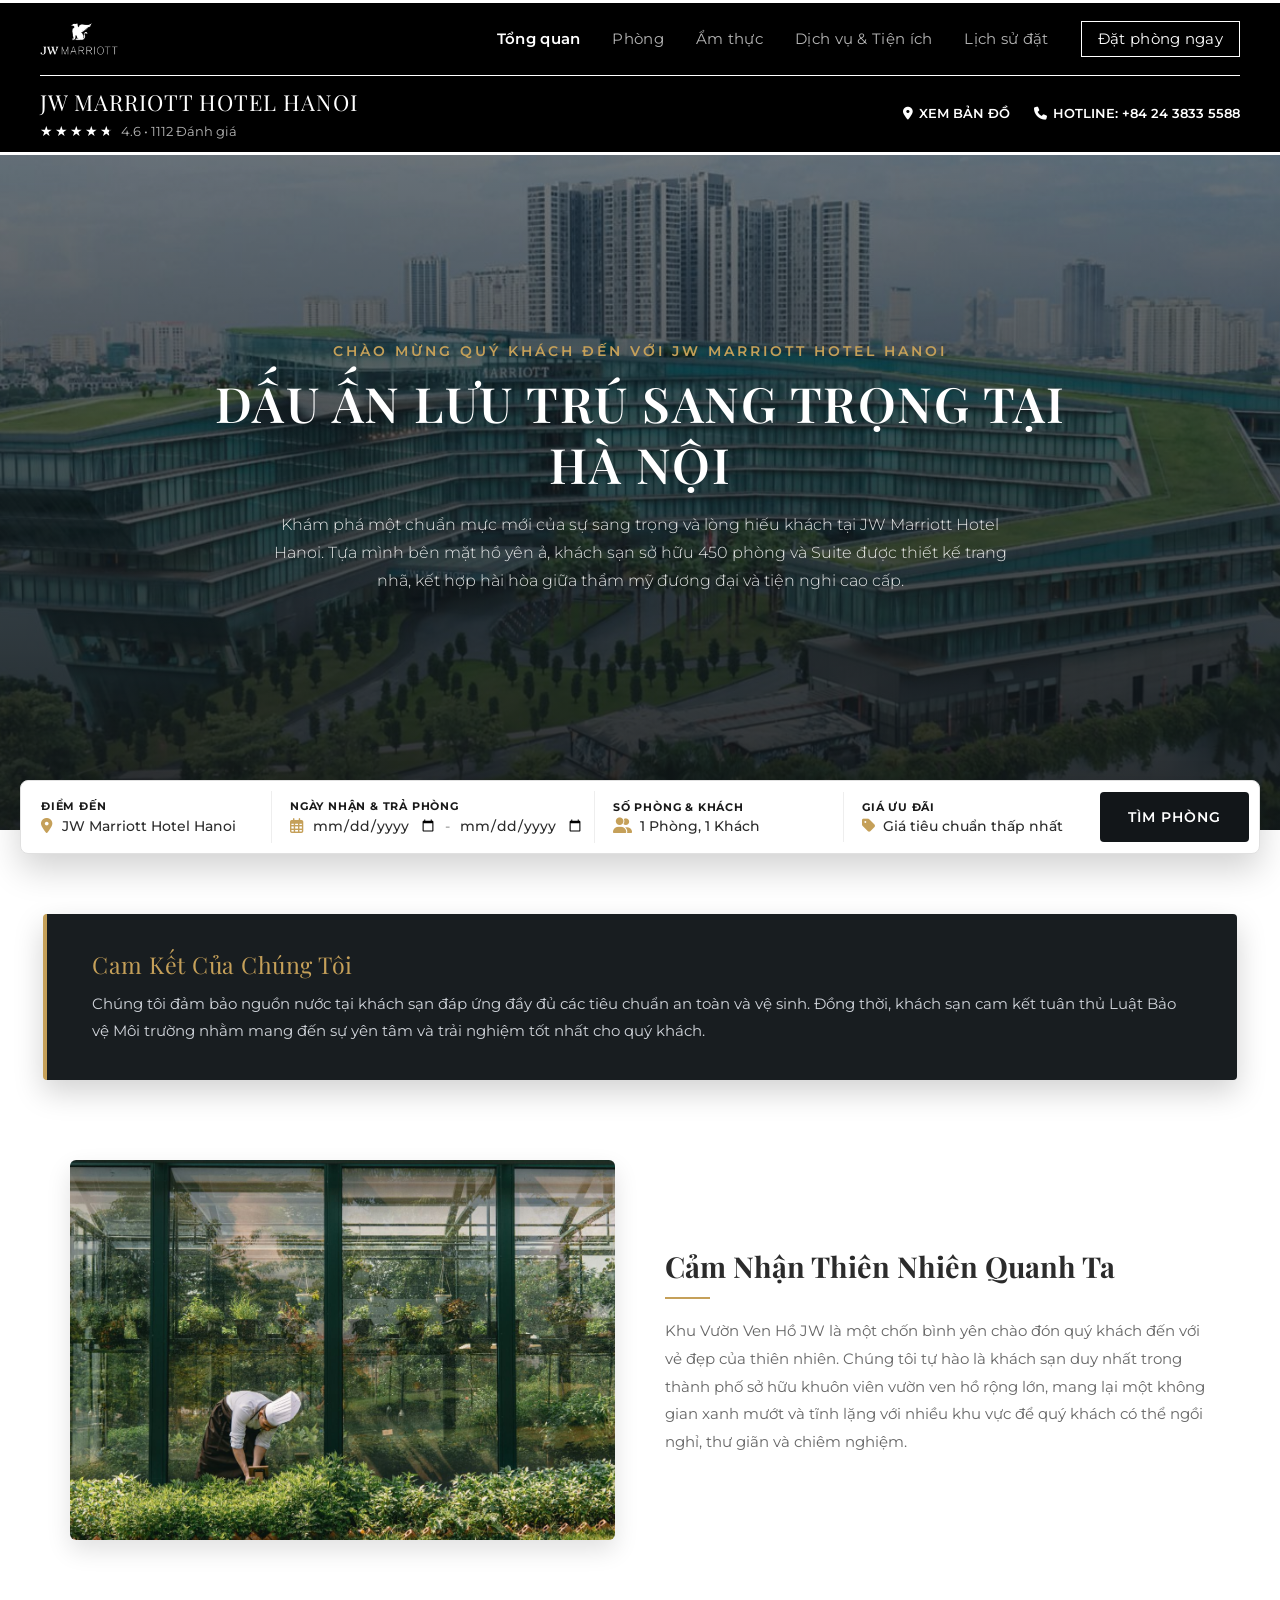
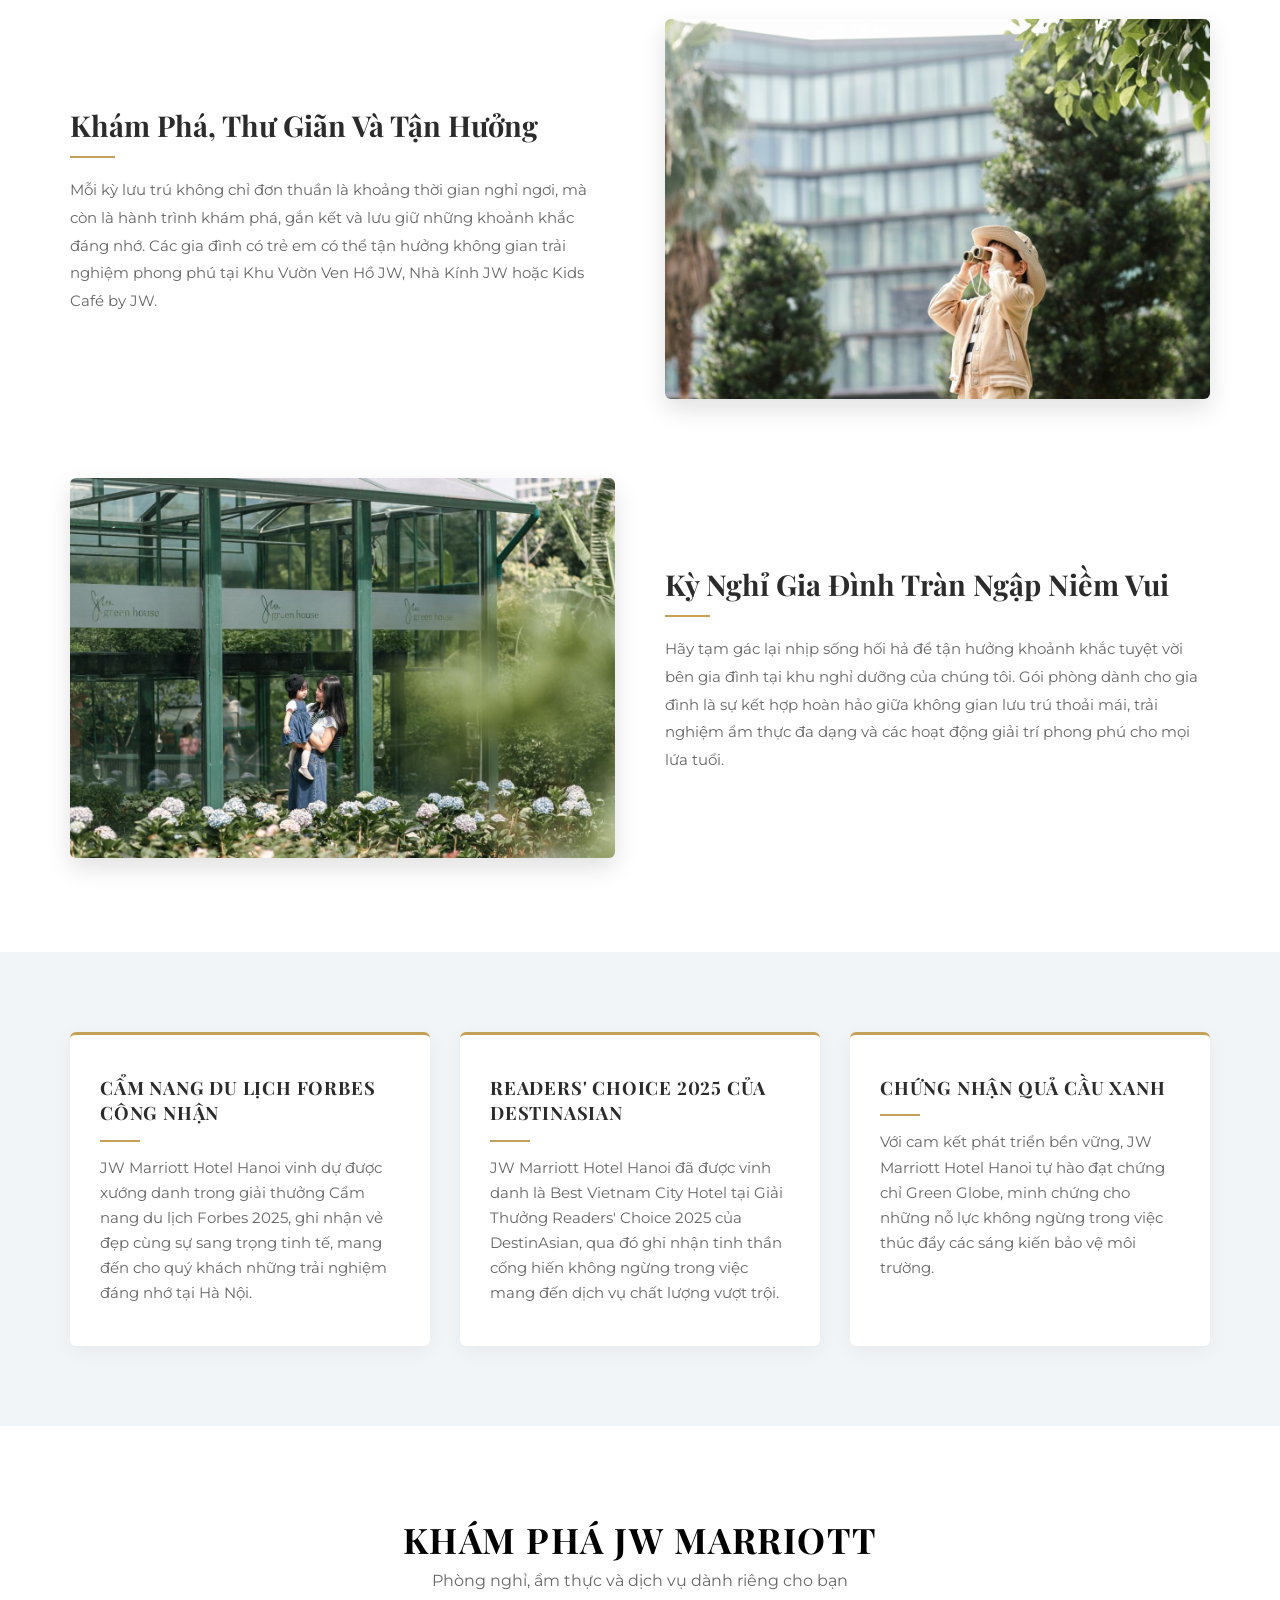
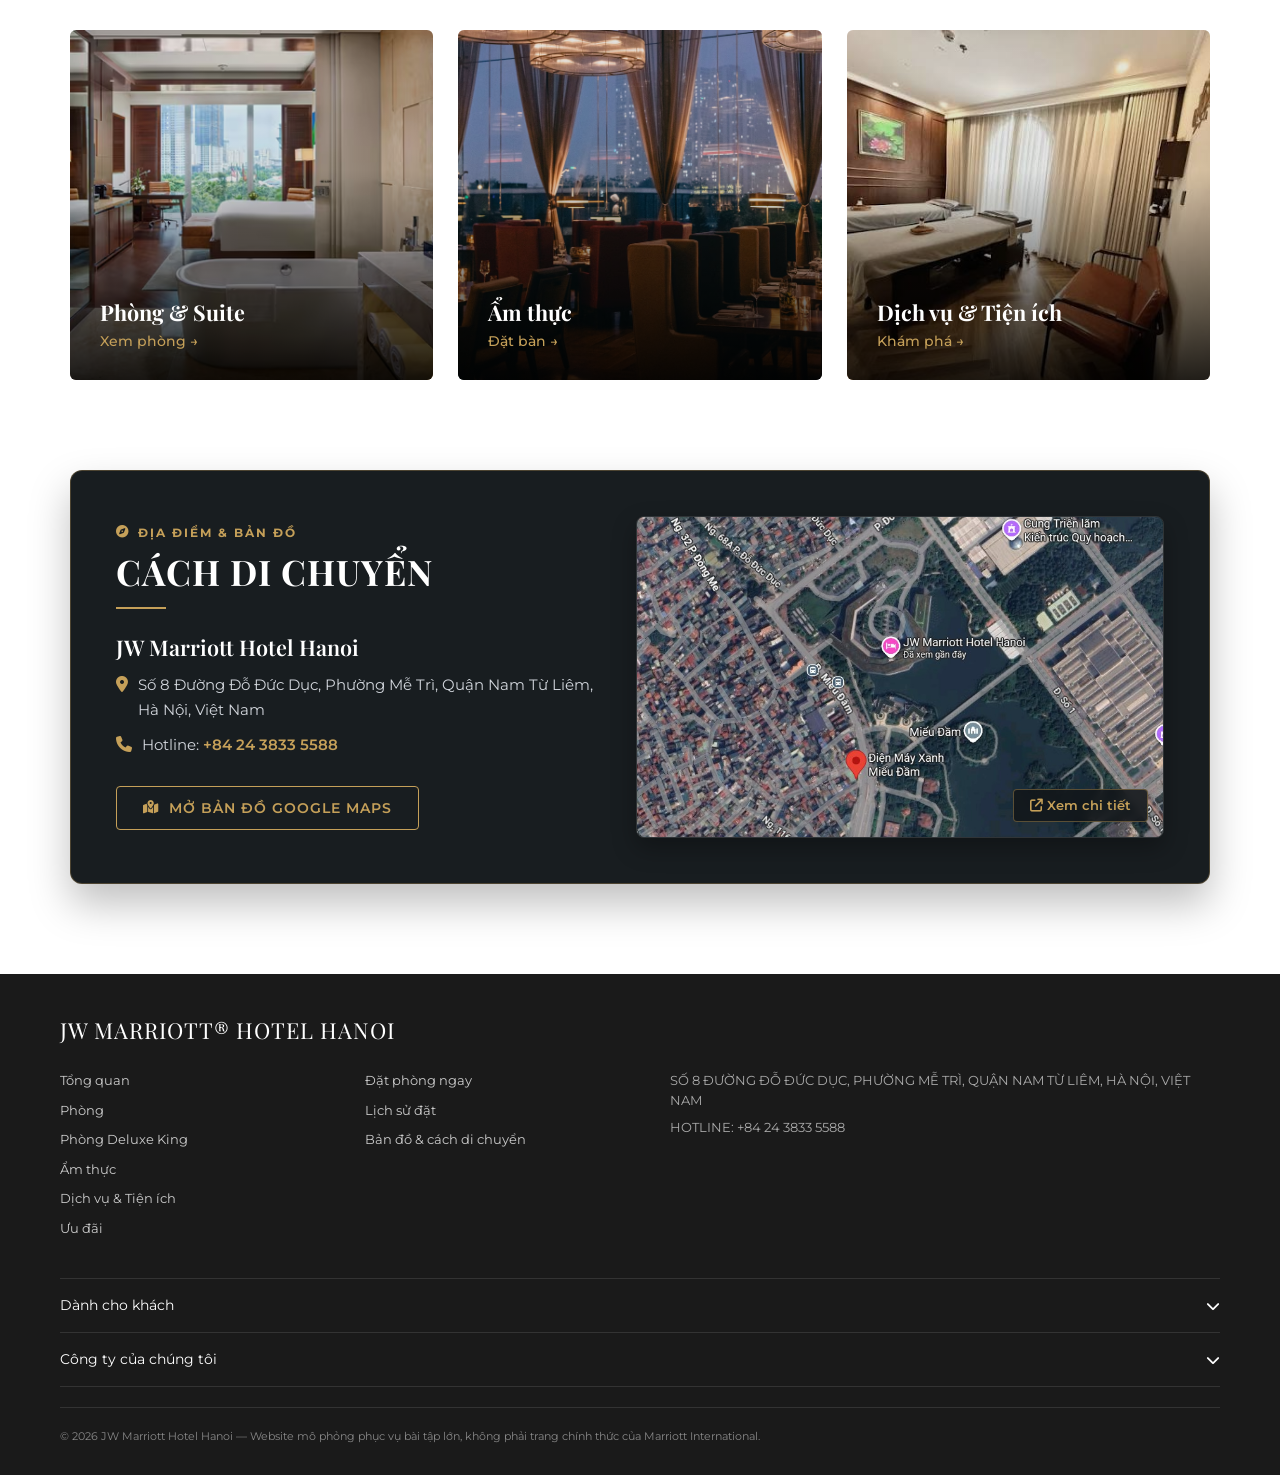
<file: index.html>
<!DOCTYPE html>
<html lang="vi">
<head>
    <meta charset="UTF-8">
    <meta name="viewport" content="width=device-width, initial-scale=1.0">
    <title>JW Marriott Hotel Hanoi - Tổng Quan</title>
<link rel="preconnect" href="https://fonts.googleapis.com">
<link rel="preconnect" href="https://fonts.gstatic.com" crossorigin>
<link href="https://fonts.googleapis.com/css2?family=Montserrat:wght@300;400;500;600;700&family=Playfair+Display:ital,wght@0,400;0,500;0,600;0,700;1,400&display=swap" rel="stylesheet">
<link rel="stylesheet" href="https://cdnjs.cloudflare.com/ajax/libs/font-awesome/6.4.0/css/all.min.css">
<link rel="stylesheet" href="css/site.css">
<link rel="stylesheet" href="css/home.css">
<link rel="icon" type="image/png" href="images/download.png">
</head>
<body>
<div class="jw-chrome"><header class="dark-header">
<div class="top-nav"><div class="header-logo"><a href="index.html"><img class="logo" alt="JW Marriott" src="images/header-logo.png"></a></div>
<button class="menu-toggle" aria-label="Menu">&#9776;</button>
<nav class="main-menu"><a href="index.html" class="active">Tổng quan</a><a href="rooms.html">Phòng</a><a href="cuisine.html">Ẩm thực</a><a href="services.html">Dịch vụ & Tiện ích</a><a href="history.html">Lịch sử đặt</a><a class="menu-cta" href="rooms.html">Đặt phòng ngay</a></nav></div>
<div class="sub-header"><div class="hotel-title-group"><h2>JW MARRIOTT HOTEL HANOI</h2>
<div class="rating"><span class="stars" role="img" aria-label="4,6 trên 5 sao">★★★★<span class="half">★</span></span><span class="review-count">4.6 • 1112 Đánh giá</span></div></div>
<div class="contact-links"><a href="index.html#ban-do"><i class="fa-solid fa-location-dot"></i> XEM BẢN ĐỒ</a><a href="tel:+842438335588"><i class="fa-solid fa-phone"></i> HOTLINE: +84 24 3833 5588</a></div></div>
</header></div>

<!-- HERO BANNER -->
<section class="hero-section">
    <img src="images/jwma1.jpeg" class="anhkhachsan1" alt="Toàn cảnh JW Marriott Hotel Hanoi">
    <div class="hero-overlay">
        <p class="hero-subtitle">CHÀO MỪNG QUÝ KHÁCH ĐẾN VỚI JW MARRIOTT HOTEL HANOI</p>
        <h1 class="hero-title">DẤU ẤN LƯU TRÚ SANG TRỌNG TẠI HÀ NỘI</h1>
        <p class="hero-desc">
            Khám phá một chuẩn mực mới của sự sang trọng và lòng hiếu khách tại JW Marriott Hotel Hanoi. Tựa mình bên mặt hồ yên ả, khách sạn sở hữu 450 phòng và Suite được thiết kế trang nhã, kết hợp hài hòa giữa thẩm mỹ đương đại và tiện nghi cao cấp.
        </p>
    </div>
</section>

<!-- THANH TÌM KIẾM ĐẶT PHÒNG MARRIOTT -->
<div class="marriott-search-container">
    <form action="rooms.html" method="GET" class="marriott-search-bar">
        <div class="search-field">
            <span class="field-label">Điểm đến</span>
            <div class="field-value">
                <i class="fa-solid fa-location-dot"></i>
                <input type="text" value="JW Marriott Hotel Hanoi" readonly />
            </div>
        </div>

        <div class="search-field">
            <span class="field-label">Ngày nhận &amp; trả phòng</span>
            <div class="field-value">
                <i class="fa-regular fa-calendar-days"></i>
                <input type="date" name="checkin" required class="date-input" />
                <span class="date-sep">-</span>
                <input type="date" name="checkout" required class="date-input" />
            </div>
        </div>

        <div class="search-field" id="guestPickerTrigger">
            <span class="field-label">Số phòng &amp; Khách</span>
            <div class="field-value">
                <i class="fa-solid fa-user-group"></i>
                <span id="guestSummaryText">1 Phòng, 1 Khách</span>
            </div>

            <div class="guests-dropdown" id="guestsDropdown">
                <div class="counter-row">
                    <span>Số phòng</span>
                    <div class="counter-btn-group">
                        <button type="button" onclick="updateCount('rooms', -1)">-</button>
                        <span id="roomsVal">1</span>
                        <button type="button" onclick="updateCount('rooms', 1)">+</button>
                    </div>
                </div>
                <div class="counter-row">
                    <span>Người lớn</span>
                    <div class="counter-btn-group">
                        <button type="button" onclick="updateCount('guests', -1)">-</button>
                        <span id="guestsVal">1</span>
                        <button type="button" onclick="updateCount('guests', 1)">+</button>
                    </div>
                </div>
            </div>
        </div>

        <div class="search-field">
            <span class="field-label">Giá ưu đãi</span>
            <div class="field-value">
                <i class="fa-solid fa-tag"></i>
                <select name="rateType">
                    <option value="standard">Giá tiêu chuẩn thấp nhất</option>
                    <option value="member">Giá Hội viên Marriott Bonvoy</option>
                </select>
            </div>
        </div>

        <button type="submit" class="btn-marriott-search">
            TÌM PHÒNG
        </button>
    </form>
</div>

<!-- KHỐI CAM KẾT -->
<div class="commitment-card">
    <div class="commitment-header">
        <span class="commitment-title">Cam Kết Của Chúng Tôi</span>
    </div>
    <p class="commitment-text">
        Chúng tôi đảm bảo nguồn nước tại khách sạn đáp ứng đầy đủ các tiêu chuẩn an toàn và vệ sinh. Đồng thời, khách sạn cam kết tuân thủ Luật Bảo vệ Môi trường nhằm mang đến sự yên tâm và trải nghiệm tốt nhất cho quý khách.
    </p>
</div>

<!-- KHỐI GIỚI THIỆU KHÔNG GIAN & THIÊN NHIÊN -->
<div class="intro-grid-container">

    <div class="intro-row">
        <div class="intro-img-box">
            <img src="images/anhgt1.jpeg" alt="Khu vườn ven hồ JW" loading="lazy">
        </div>
        <div class="intro-text-box">
            <h3>Cảm Nhận Thiên Nhiên Quanh Ta</h3>
            <p>Khu Vườn Ven Hồ JW là một chốn bình yên chào đón quý khách đến với vẻ đẹp của thiên nhiên. Chúng tôi tự hào là khách sạn duy nhất trong thành phố sở hữu khuôn viên vườn ven hồ rộng lớn, mang lại một không gian xanh mướt và tĩnh lặng với nhiều khu vực để quý khách có thể ngồi nghỉ, thư giãn và chiêm nghiệm.</p>
        </div>
    </div>

    <div class="intro-row reverse">
        <div class="intro-text-box">
            <h4>Khám Phá, Thư Giãn Và Tận Hưởng</h4>
            <p>Mỗi kỳ lưu trú không chỉ đơn thuần là khoảng thời gian nghỉ ngơi, mà còn là hành trình khám phá, gắn kết và lưu giữ những khoảnh khắc đáng nhớ. Các gia đình có trẻ em có thể tận hưởng không gian trải nghiệm phong phú tại Khu Vườn Ven Hồ JW, Nhà Kính JW hoặc Kids Café by JW.</p>
        </div>
        <div class="intro-img-box">
            <img src="images/anhgt2.jpeg" alt="Trẻ em khám phá thiên nhiên" loading="lazy">
        </div>
    </div>

    <div class="intro-row">
        <div class="intro-img-box">
            <img src="images/anhgt3.jpeg" alt="Gia đình trong Nhà Kính JW" loading="lazy">
        </div>
        <div class="intro-text-box">
            <h5>Kỳ Nghỉ Gia Đình Tràn Ngập Niềm Vui</h5>
            <p>Hãy tạm gác lại nhịp sống hối hả để tận hưởng khoảnh khắc tuyệt vời bên gia đình tại khu nghỉ dưỡng của chúng tôi. Gói phòng dành cho gia đình là sự kết hợp hoàn hảo giữa không gian lưu trú thoải mái, trải nghiệm ẩm thực đa dạng và các hoạt động giải trí phong phú cho mọi lứa tuổi.</p>
        </div>
    </div>

</div>

<!-- KHỐI GIẢI THƯỞNG -->
<section class="awards-section">
    <div class="awards-wrapper">
        <div class="award-card">
            <h2 class="award-title">CẨM NANG DU LỊCH FORBES CÔNG NHẬN</h2>
            <div class="award-divider"></div>
            <p class="award-desc">
                JW Marriott Hotel Hanoi vinh dự được xướng danh trong giải thưởng Cẩm nang du lịch Forbes 2025, ghi nhận vẻ đẹp cùng sự sang trọng tinh tế, mang đến cho quý khách những trải nghiệm đáng nhớ tại Hà Nội.
            </p>
        </div>

        <div class="award-card">
            <h2 class="award-title">READERS' CHOICE 2025 CỦA DESTINASIAN</h2>
            <div class="award-divider"></div>
            <p class="award-desc">
                JW Marriott Hotel Hanoi đã được vinh danh là Best Vietnam City Hotel tại Giải Thưởng Readers' Choice 2025 của DestinAsian, qua đó ghi nhận tinh thần cống hiến không ngừng trong việc mang đến dịch vụ chất lượng vượt trội.
            </p>
        </div>

        <div class="award-card">
            <h2 class="award-title">CHỨNG NHẬN QUẢ CẦU XANH</h2>
            <div class="award-divider"></div>
            <p class="award-desc">
                Với cam kết phát triển bền vững, JW Marriott Hotel Hanoi tự hào đạt chứng chỉ Green Globe, minh chứng cho những nỗ lực không ngừng trong việc thúc đẩy các sáng kiến bảo vệ môi trường.
            </p>
        </div>
    </div>
</section>

<!-- KHÁM PHÁ (GRID CARDS) -->
<section class="explore-section">
    <h2 class="explore-title">KHÁM PHÁ JW MARRIOTT</h2>
    <p class="explore-subtitle">Phòng nghỉ, ẩm thực và dịch vụ dành riêng cho bạn</p>
    <div class="explore-grid">
        <a class="explore-card" href="rooms.html">
            <img src="images/jw-hanjw-deluxe-city-room-23397_Wide-Hor.png" alt="Phòng & Suite">
            <div class="explore-content">
                <strong>Phòng &amp; Suite</strong>
                <span>Xem phòng &rarr;</span>
            </div>
        </a>
        <a class="explore-card" href="cuisine.html">
            <img src="images/jw-hanjw-french-grill-27972-26761-wide-hor.png" alt="Ẩm thực">
            <div class="explore-content">
                <strong>Ẩm thực</strong>
                <span>Đặt bàn &rarr;</span>
            </div>
        </a>
        <a class="explore-card" href="services.html">
            <img src="images/spa.jpg" alt="Dịch vụ & Tiện ích">
            <div class="explore-content">
                <strong>Dịch vụ &amp; Tiện ích</strong>
                <span>Khám phá &rarr;</span>
            </div>
        </a>
    </div>
</section>

<!-- BẢN ĐỒ VÀ ĐỊA ĐIỂM (LUXURY CARD) -->
<section class="location-card-section" id="ban-do">
    <div class="location-card-inner">
        <!-- CỘT THÔNG TIN BÊN TRÁI -->
        <div class="location-info">
            <span class="location-tag"><i class="fa-solid fa-compass"></i> ĐỊA ĐIỂM &amp; BẢN ĐỒ</span>
            <h2 class="location-title">CÁCH DI CHUYỂN</h2>
            <div class="location-divider"></div>

            <div class="hotel-details">
                <h3 class="hotel-name">JW Marriott Hotel Hanoi</h3>
                <p class="hotel-address">
                    <i class="fa-solid fa-location-dot icon-gold"></i>
                    <span>Số 8 Đường Đỗ Đức Dục, Phường Mễ Trì, Quận Nam Từ Liêm, Hà Nội, Việt Nam</span>
                </p>
                <p class="hotel-phone">
                    <i class="fa-solid fa-phone icon-gold"></i>
                    <span>Hotline: <a href="tel:+842438335588">+84 24 3833 5588</a></span>
                </p>
            </div>

            <a href="https://maps.app.goo.gl/fVWSQWEDqWVU7yDe6" target="_blank" rel="noopener" class="btn-maps-gold">
                <i class="fa-solid fa-map-location-dot"></i>
                <span>Mở Bản Đồ Google Maps</span>
            </a>
        </div>

        <!-- CỘT BẢN ĐỒ BÊN PHẢI -->
        <div class="location-map-wrap">
            <a href="https://maps.app.goo.gl/fVWSQWEDqWVU7yDe6" target="_blank" rel="noopener" class="map-link-overlay" title="Mở trong Google Maps">
                <img src="images/map.jpg" alt="Bản đồ vị trí JW Marriott Hanoi" loading="lazy">
                <div class="map-hover-badge">
                    <i class="fa-solid fa-arrow-up-right-from-square"></i> Xem chi tiết
                </div>
            </a>
        </div>
    </div>
</section>

<div class="jw-chrome"><footer class="main-dark-footer">
<div class="footer-hotel-info"><h2>JW MARRIOTT® HOTEL HANOI</h2><div class="info-grid">
<div class="links-col"><a href="index.html">Tổng quan</a><a href="rooms.html">Phòng</a><a href="room-detail.html?id=deluxe-king">Phòng Deluxe King</a><a href="cuisine.html">Ẩm thực</a><a href="services.html">Dịch vụ &amp; Tiện ích</a><a href="offers.html">Ưu đãi</a></div>
<div class="links-col"><a href="rooms.html">Đặt phòng ngay</a><a href="history.html">Lịch sử đặt</a><a href="index.html#ban-do">Bản đồ &amp; cách di chuyển</a></div>
<div class="address-col"><p>SỐ 8 ĐƯỜNG ĐỖ ĐỨC DỤC, PHƯỜNG MỄ TRÌ, QUẬN NAM TỪ LIÊM, HÀ NỘI, VIỆT NAM</p><p>HOTLINE: <a href="tel:+842438335588" style="color:inherit">+84 24 3833 5588</a></p></div></div></div>
<div class="footer-accordions">
<div class="acc-item"><button class="acc-head" type="button"><span>Dành cho khách</span><i class="fa-solid fa-chevron-down"></i></button><div class="acc-panel"><a href="rooms.html">Đặt phòng</a><a href="history.html">Lịch sử đặt</a><a href="cuisine.html">Đặt bàn nhà hàng</a><a href="services.html">Dịch vụ &amp; Tiện ích</a></div></div>
<div class="acc-item"><button class="acc-head" type="button"><span>Công ty của chúng tôi</span><i class="fa-solid fa-chevron-down"></i></button><div class="acc-panel"><a href="index.html">Về JW Marriott Hotel Hanoi</a><a href="https://www.marriott.com" target="_blank" rel="noopener">Marriott International</a></div></div></div>
<div class="footer-copyright"><p>© 2026 JW Marriott Hotel Hanoi — Website mô phỏng phục vụ bài tập lớn, không phải trang chính thức của Marriott International.</p></div>
</footer></div>

<!-- JAVASCRIPT XỬ LÝ DROPDOWN KHÁCH -->
<script>
  let rooms = 1;
  let guests = 1;

  const trigger = document.getElementById('guestPickerTrigger');
  const dropdown = document.getElementById('guestsDropdown');

  if (trigger && dropdown) {
      trigger.addEventListener('click', (e) => {
        if (e.target.tagName !== 'BUTTON') {
          dropdown.classList.toggle('active');
        }
      });

      document.addEventListener('click', (e) => {
        if (!trigger.contains(e.target)) {
          dropdown.classList.remove('active');
        }
      });
  }

  function updateCount(type, delta) {
    if (type === 'rooms') {
      rooms = Math.max(1, rooms + delta);
      document.getElementById('roomsVal').textContent = rooms;
    } else if (type === 'guests') {
      guests = Math.max(1, guests + delta);
      document.getElementById('guestsVal').textContent = guests;
    }
    document.getElementById('guestSummaryText').textContent = `${rooms} Phòng, ${guests} Khách`;
  }
</script>

<script src="js/site.js"></script>
</body>
</html>
</file>
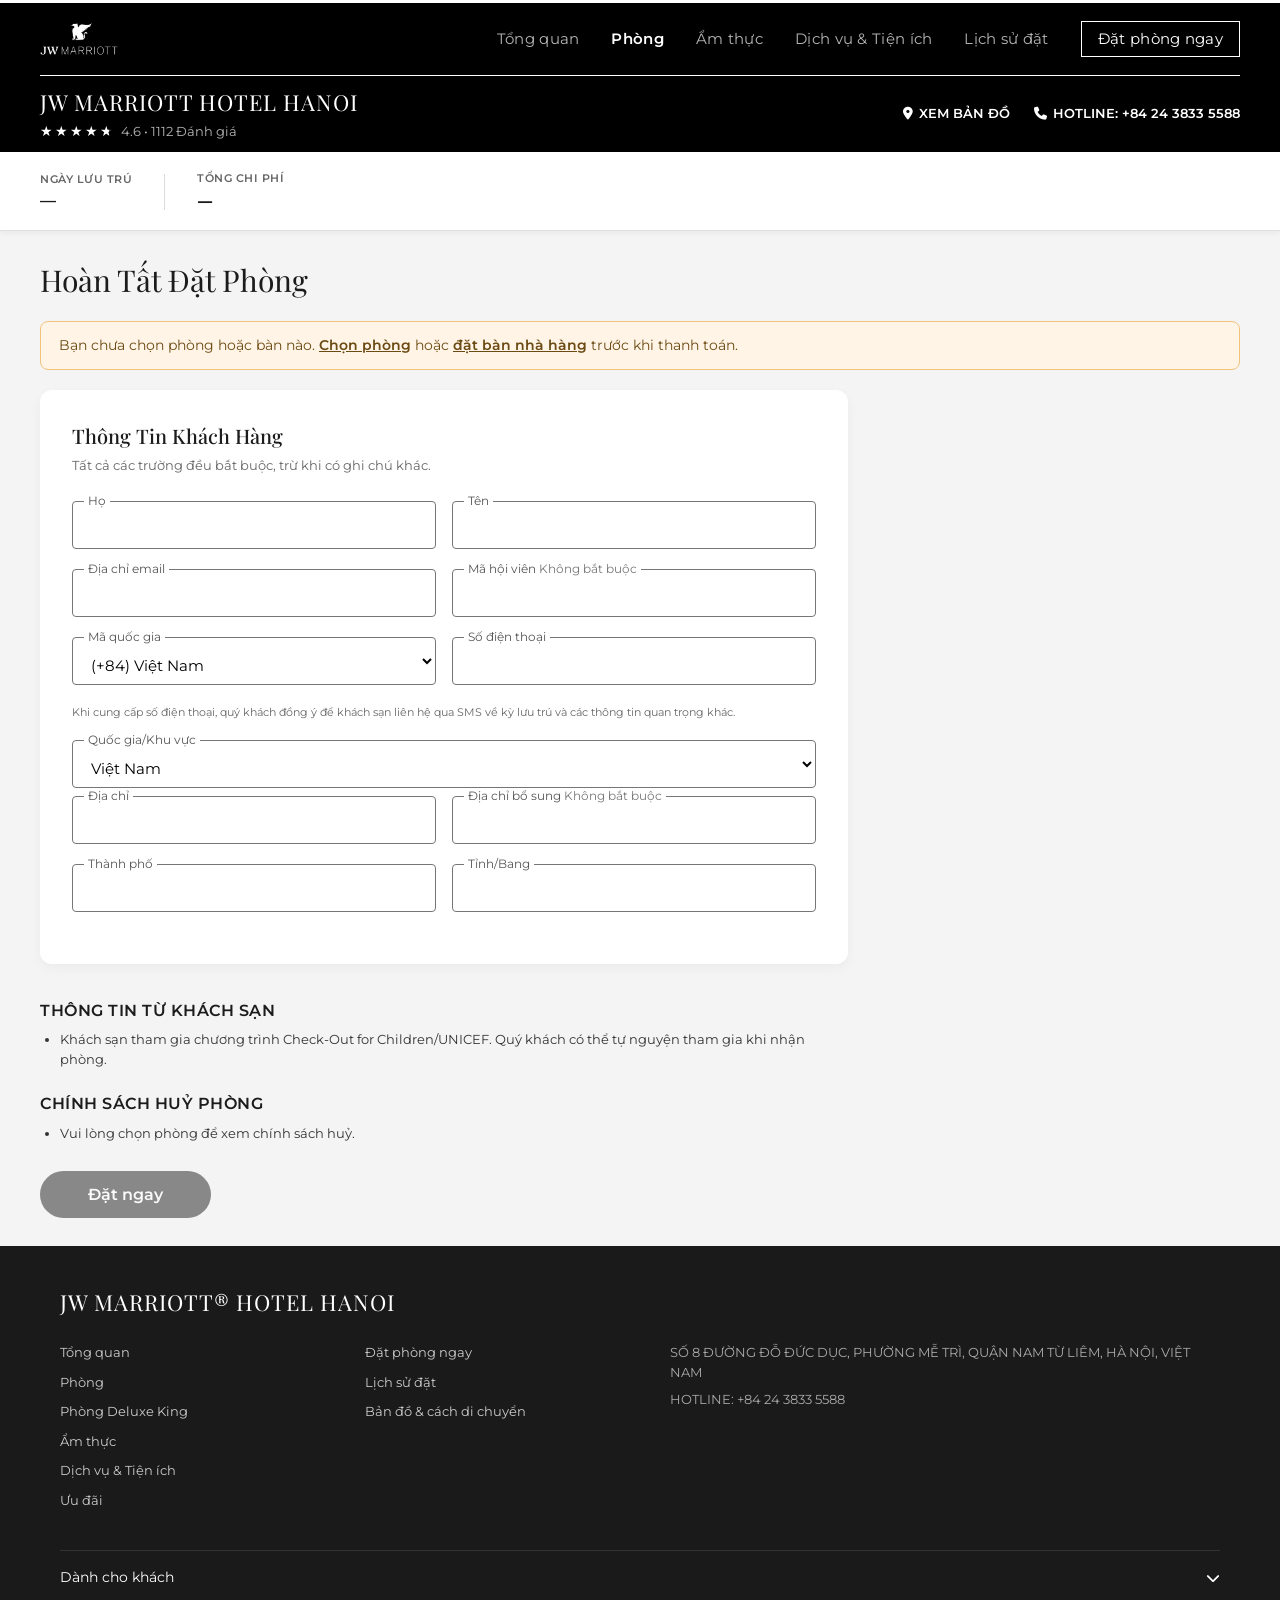
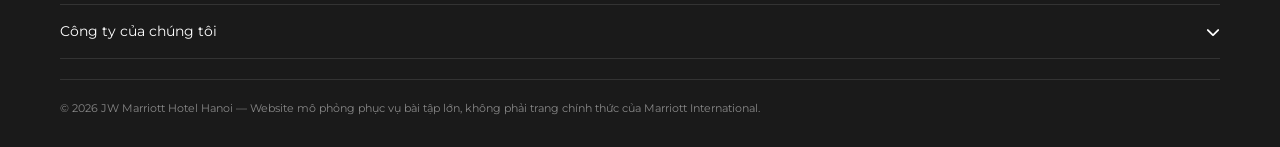
<file: checkout.html>
<!doctype html>
<html lang="vi">
  <head>
    <meta charset="UTF-8" />
    <meta name="viewport" content="width=device-width, initial-scale=1.0" />
    <link rel="icon" type="image/png" href="images/download.png" />
    <title>Thanh Toán - JW Marriott Hotel Hanoi</title>
<link rel="preconnect" href="https://fonts.googleapis.com">
<link rel="preconnect" href="https://fonts.gstatic.com" crossorigin>
<link href="https://fonts.googleapis.com/css2?family=Montserrat:wght@300;400;500;600;700&family=Playfair+Display:ital,wght@0,400;0,500;0,600;0,700;1,400&display=swap" rel="stylesheet">

    <link
      rel="stylesheet"
      href="https://cdnjs.cloudflare.com/ajax/libs/font-awesome/6.4.0/css/all.min.css"
    />
    <link rel="stylesheet" href="css/checkout.css" />
  <link rel="stylesheet" href="css/site.css">
<link rel="icon" type="image/png" href="images/download.png">
</head>
  <body>
<div class="jw-chrome"><header class="dark-header">
<div class="top-nav"><div class="header-logo"><a href="index.html"><img class="logo" alt="JW Marriott" src="images/header-logo.png"></a></div>
<button class="menu-toggle" aria-label="Menu">&#9776;</button>
<nav class="main-menu"><a href="index.html">Tổng quan</a><a href="rooms.html" class="active">Phòng</a><a href="cuisine.html">Ẩm thực</a><a href="services.html">Dịch vụ & Tiện ích</a><a href="history.html">Lịch sử đặt</a><a class="menu-cta" href="rooms.html">Đặt phòng ngay</a></nav></div>
<div class="sub-header"><div class="hotel-title-group"><h2>JW MARRIOTT HOTEL HANOI</h2>
<div class="rating"><span class="stars" role="img" aria-label="4,6 trên 5 sao">★★★★<span class="half">★</span></span><span class="review-count">4.6 • 1112 Đánh giá</span></div></div>
<div class="contact-links"><a href="index.html#ban-do"><i class="fa-solid fa-location-dot"></i> XEM BẢN ĐỒ</a><a href="tel:+842438335588"><i class="fa-solid fa-phone"></i> HOTLINE: +84 24 3833 5588</a></div></div>
</header></div>
<section class="summary-bar">
      <div class="summary-container">
        <div class="summary-item">
          <span class="label">NGÀY LƯU TRÚ</span>
          <span class="value" id="stayDatesText"
            >—</span
          >
        </div>
        <div class="divider"></div>
        <div class="summary-item">
          <span class="label">TỔNG CHI PHÍ</span>
          <span class="value price-highlight" id="totalStayText"
            >0.00 <small>USD</small></span
          >
        </div>
      </div>
    </section>

    <main class="main-content">
      <div class="content-container">
        <h2 class="page-title">Hoàn Tất Đặt Phòng</h2>
        <p class="empty-booking" id="emptyBooking" hidden>
          Bạn chưa chọn phòng hoặc bàn nào.
          <a href="rooms.html">Chọn phòng</a> hoặc
          <a href="cuisine.html">đặt bàn nhà hàng</a> trước khi thanh toán.
        </p>

        <div class="checkout-grid">
          <div class="form-column">
            <div class="card-box">
              

              <div class="guest-info-header">
                <h3>Thông Tin Khách Hàng</h3>
                <span class="sub-text"
                  >Tất cả các trường đều bắt buộc, trừ khi có ghi chú khác.</span
                >
              </div>

              <form id="bookingForm" class="guest-form">
                <div class="form-row">
                  <div class="floating-group">
                    <input
                      type="text"
                      id="firstName"
                      placeholder=" "
                      required
                    />
                    <label for="firstName">Họ</label>
                  </div>
                  <div class="floating-group">
                    <input type="text" id="lastName" placeholder=" " required />
                    <label for="lastName">Tên</label>
                  </div>
                </div>

                <div class="form-row">
                  <div class="floating-group">
                    <input type="email" id="email" placeholder=" " required />
                    <label for="email">Địa chỉ email</label>
                  </div>
                  <div class="floating-group">
                    <input type="text" id="memberNumber" placeholder=" " />
                    <label for="memberNumber">Mã hội viên <span class="opt-label">Không bắt buộc</span></label>
                  </div>
                </div>

                

                <div class="form-row phone-row">
                  <div class="floating-group code-group">
                    <select id="phoneCode">
                      <option value="+84">(+84) Việt Nam</option>
                      <option value="+1">(+1) Hoa Kỳ</option>
                      <option value="+44">(+44) Anh</option>
                    </select>
                    <label for="phoneCode">Mã quốc gia</label>
                  </div>
                  <div class="floating-group phone-group">
                    <input
                      type="tel"
                      id="phoneNumber"
                      placeholder=" "
                      required
                    />
                    <label for="phoneNumber">Số điện thoại</label>
                  </div>
                </div>

                <p class="form-note small">
                  Khi cung cấp số điện thoại, quý khách đồng ý để khách sạn liên hệ qua SMS về kỳ lưu trú và các thông tin quan trọng khác.
                </p>

                <div class="form-row single">
                  <div class="floating-group">
                    <select id="country">
                      <option value="Vietnam">Việt Nam</option>
                      <option value="USA">Hoa Kỳ</option>
                      <option value="UK">Vương quốc Anh</option>
                    </select>
                    <label for="country">Quốc gia/Khu vực</label>
                  </div>
                </div>

                <div class="form-row">
                  <div class="floating-group">
                    <input type="text" id="address1" placeholder=" " required />
                    <label for="address1">Địa chỉ</label>
                  </div>
                  <div class="floating-group">
                    <input type="text" id="address2" placeholder=" " />
                    <label for="address2">Địa chỉ bổ sung <span class="opt-label">Không bắt buộc</span></label>
                  </div>
                </div>

                <div class="form-row">
                  <div class="floating-group">
                    <input type="text" id="city" placeholder=" " required />
                    <label for="city">Thành phố</label>
                  </div>
                  <div class="floating-group">
                    <input type="text" id="province" placeholder=" " required />
                    <label for="province">Tỉnh/Bang</label>
                  </div>
                </div>
              </form>
            </div>

            <div class="policy-section">
              <h3 class="policy-title">THÔNG TIN TỪ KHÁCH SẠN</h3>
              <ul class="policy-list">
                <li>
                  Khách sạn tham gia chương trình Check-Out for Children/UNICEF. Quý khách có thể tự nguyện tham gia khi nhận phòng.
                </li>
              </ul>

              <h3 class="policy-title margin-top">CHÍNH SÁCH HUỶ PHÒNG</h3>
              <ul class="policy-list">
                <li id="cancelPolicyText">
                  Vui lòng chọn phòng để xem chính sách huỷ.
                </li>
              </ul>

              <button type="submit" form="bookingForm" class="btn-book-now">Đặt ngay</button>
            </div>
          </div>

          <div class="sidebar-column">
            <div class="room-summary-card">
              <div class="card-img-wrap">
                <img
                  id="summaryRoomImg"
                  src="images/deluxe king,guest room,1 king.png"
                  alt="Ảnh phòng đã chọn"
                />
              </div>
              <div class="card-details">
                <h3 class="summary-room-title" id="summaryRoomTitle">
                  —
                </h3>
                <a href="room-detail.html" class="details-link" id="summaryDetailsLink" hidden>Chi tiết phòng</a>

                <div class="stay-info">
                  <p id="summaryStayDates">
                    —
                  </p>
                  <p id="summaryGuests">—</p>
                  <p class="rate-name" id="summaryRate">Giá linh hoạt</p>
                  <ul class="service-details" id="summaryServices" hidden></ul>
                </div>

                <a href="rooms.html" class="edit-stay-link"
                  ><i class="fa-solid fa-arrow-left"></i> Sửa thông tin lưu trú</a
                >

                <div class="summary-divider"></div>

                <div class="summary-charge">
                  <span class="charge-link">Tổng chi phí</span>
                  <div class="charge-amount">
                    <span class="amount-val" id="summaryAmount">0.00</span>
                    <span class="amount-sub" id="summaryCurrencySubtotal"
                      >USD (tạm tính)</span
                    >
                  </div>
                </div>
              </div>
            </div>
          </div>
        </div>
      </div>
    </main>
<div class="jw-chrome"><footer class="main-dark-footer">
<div class="footer-hotel-info"><h2>JW MARRIOTT® HOTEL HANOI</h2><div class="info-grid">
<div class="links-col"><a href="index.html">Tổng quan</a><a href="rooms.html">Phòng</a><a href="room-detail.html?id=deluxe-king">Phòng Deluxe King</a><a href="cuisine.html">Ẩm thực</a><a href="services.html">Dịch vụ &amp; Tiện ích</a><a href="offers.html">Ưu đãi</a></div>
<div class="links-col"><a href="rooms.html">Đặt phòng ngay</a><a href="history.html">Lịch sử đặt</a><a href="index.html#ban-do">Bản đồ &amp; cách di chuyển</a></div>
<div class="address-col"><p>SỐ 8 ĐƯỜNG ĐỖ ĐỨC DỤC, PHƯỜNG MỄ TRÌ, QUẬN NAM TỪ LIÊM, HÀ NỘI, VIỆT NAM</p><p>HOTLINE: <a href="tel:+842438335588" style="color:inherit">+84 24 3833 5588</a></p></div></div></div>
<div class="footer-accordions">
<div class="acc-item"><button class="acc-head" type="button"><span>Dành cho khách</span><i class="fa-solid fa-chevron-down"></i></button><div class="acc-panel"><a href="rooms.html">Đặt phòng</a><a href="history.html">Lịch sử đặt</a><a href="cuisine.html">Đặt bàn nhà hàng</a><a href="services.html">Dịch vụ &amp; Tiện ích</a></div></div>
<div class="acc-item"><button class="acc-head" type="button"><span>Công ty của chúng tôi</span><i class="fa-solid fa-chevron-down"></i></button><div class="acc-panel"><a href="index.html">Về JW Marriott Hotel Hanoi</a><a href="https://www.marriott.com" target="_blank" rel="noopener">Marriott International</a></div></div></div>
<div class="footer-copyright"><p>© 2026 JW Marriott Hotel Hanoi — Website mô phỏng phục vụ bài tập lớn, không phải trang chính thức của Marriott International.</p></div>
</footer></div>
<script src="js/site.js"></script>


    <script src="js/checkout.js"></script>
  </body>
</html>
</file>
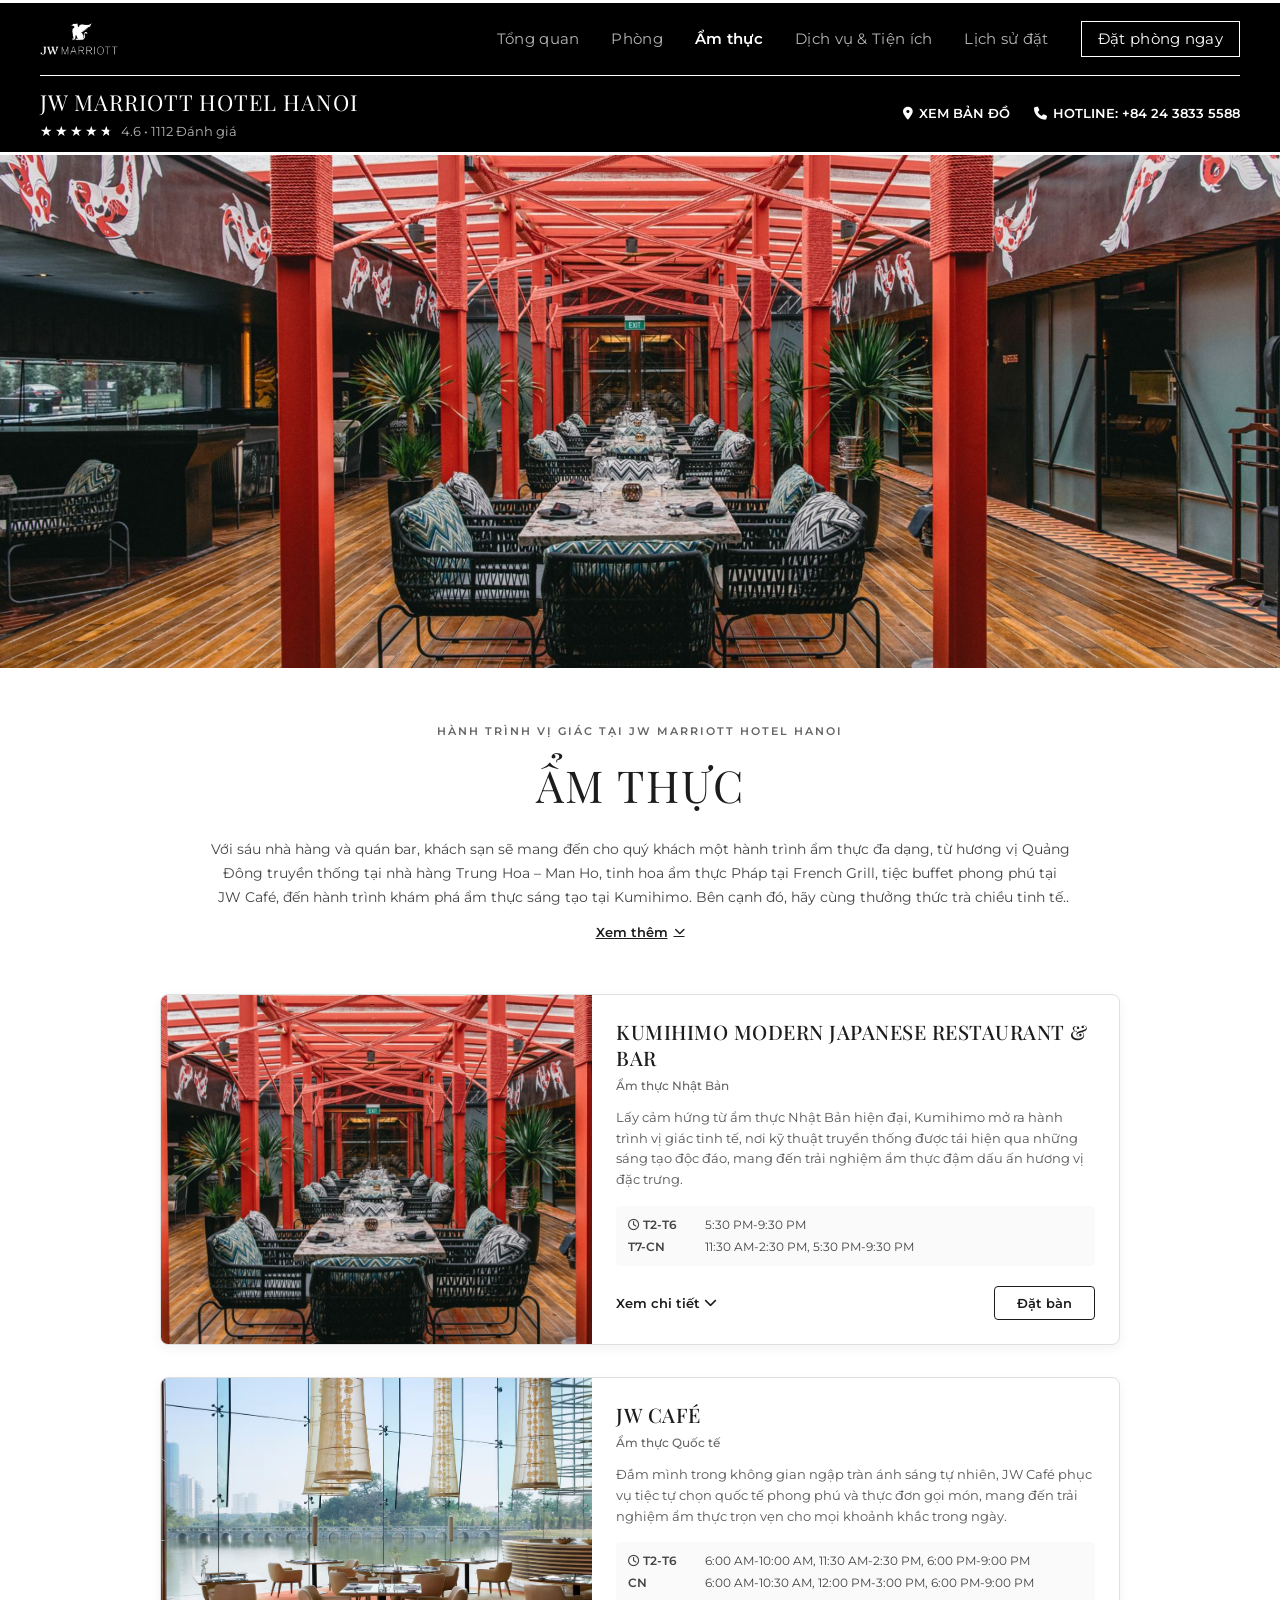
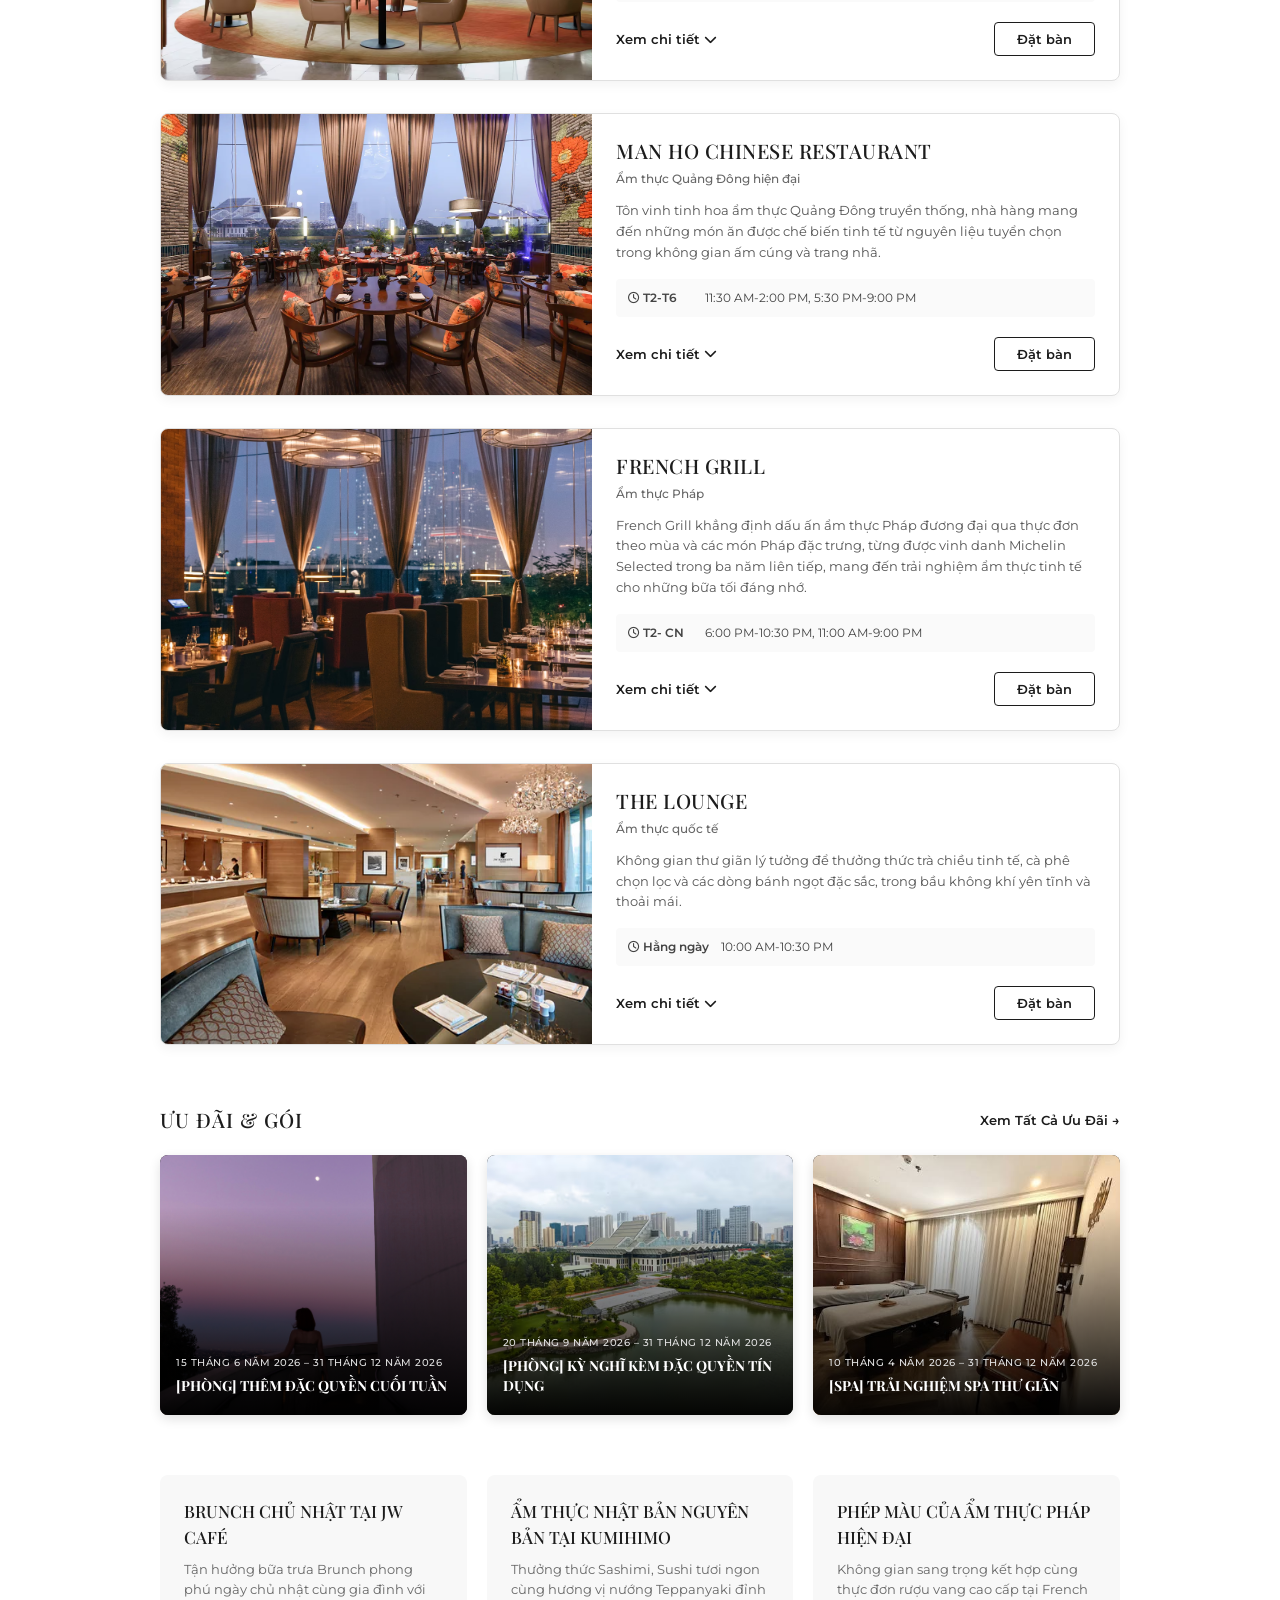
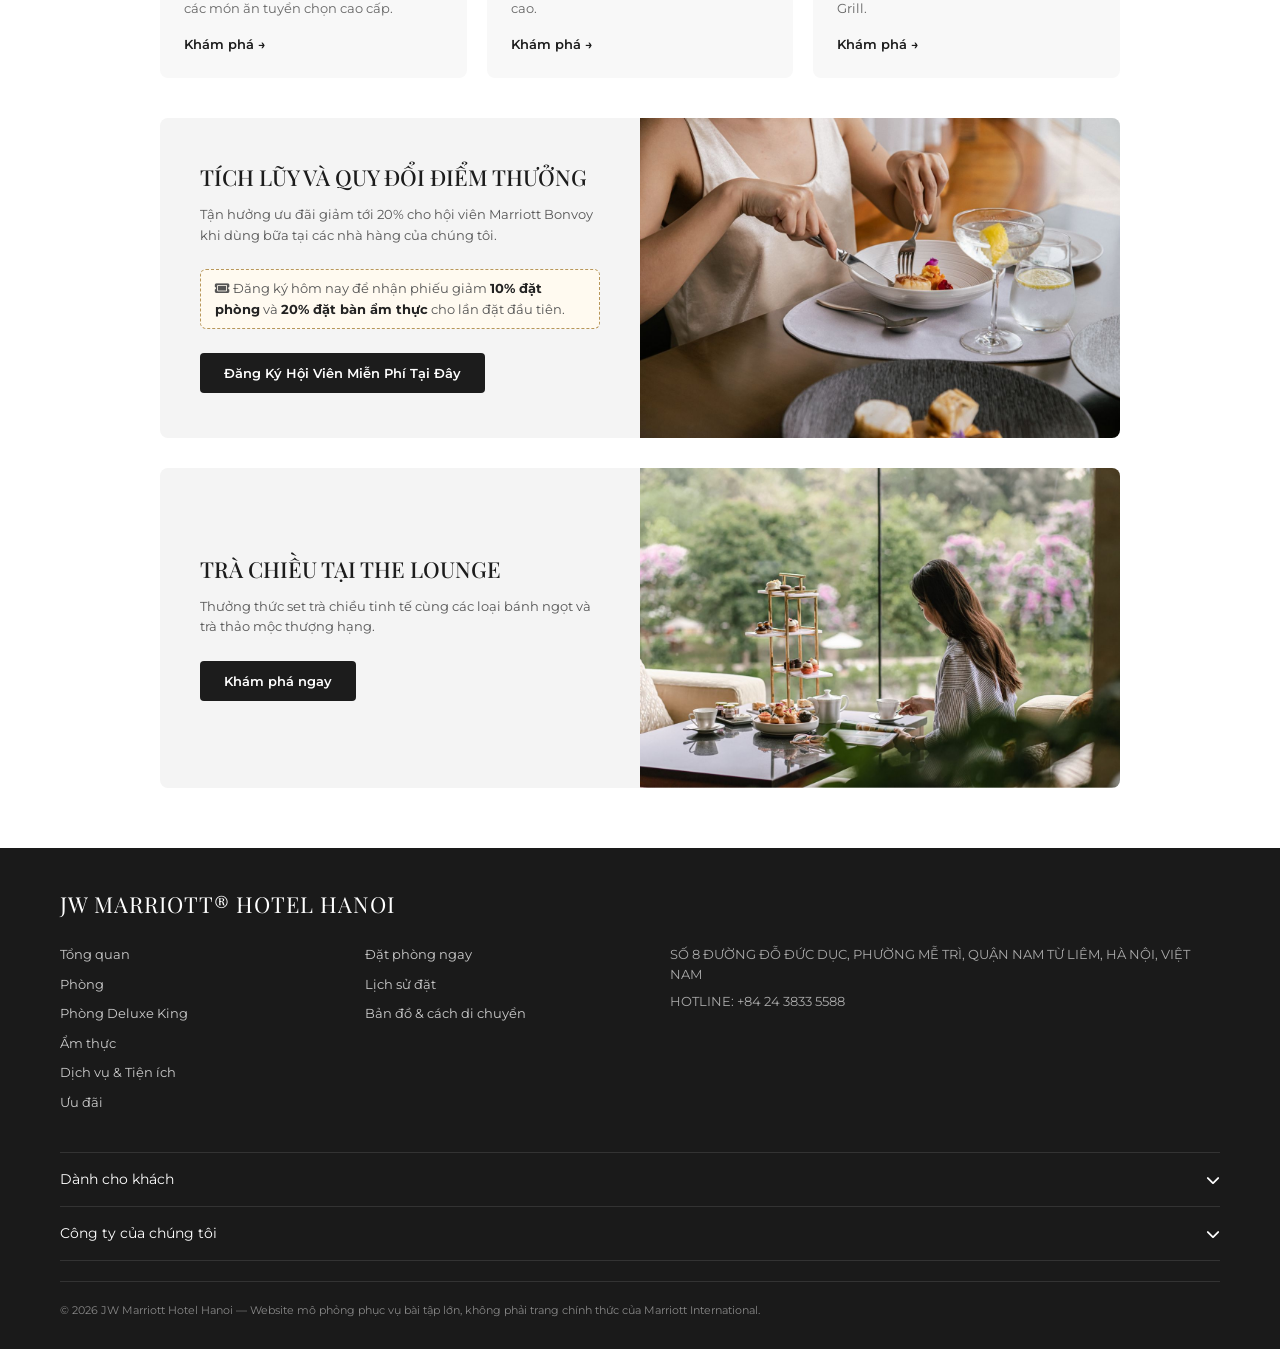
<file: cuisine.html>
<!doctype html>
<html lang="vi">
  <head>
    <meta charset="UTF-8" />
    <meta name="viewport" content="width=device-width, initial-scale=1.0" />
    <link rel="icon" type="image/png" href="images/download.png" />
    <title>Ẩm Thực - JW Marriott Hotel Hanoi</title>
<link rel="preconnect" href="https://fonts.googleapis.com">
<link rel="preconnect" href="https://fonts.gstatic.com" crossorigin>
<link href="https://fonts.googleapis.com/css2?family=Montserrat:wght@300;400;500;600;700&family=Playfair+Display:ital,wght@0,400;0,500;0,600;0,700;1,400&display=swap" rel="stylesheet">
    <link
      rel="stylesheet"
      href="https://cdnjs.cloudflare.com/ajax/libs/font-awesome/6.4.0/css/all.min.css"
    />
    <link rel="stylesheet" href="css/cuisine.css" />
  <link rel="stylesheet" href="css/site.css">
<link rel="icon" type="image/png" href="images/download.png">
</head>
  <body>
<div class="jw-chrome"><header class="dark-header">
<div class="top-nav"><div class="header-logo"><a href="index.html"><img class="logo" alt="JW Marriott" src="images/header-logo.png"></a></div>
<button class="menu-toggle" aria-label="Menu">&#9776;</button>
<nav class="main-menu"><a href="index.html">Tổng quan</a><a href="rooms.html">Phòng</a><a href="cuisine.html" class="active">Ẩm thực</a><a href="services.html">Dịch vụ & Tiện ích</a><a href="history.html">Lịch sử đặt</a><a class="menu-cta" href="rooms.html">Đặt phòng ngay</a></nav></div>
<div class="sub-header"><div class="hotel-title-group"><h2>JW MARRIOTT HOTEL HANOI</h2>
<div class="rating"><span class="stars" role="img" aria-label="4,6 trên 5 sao">★★★★<span class="half">★</span></span><span class="review-count">4.6 • 1112 Đánh giá</span></div></div>
<div class="contact-links"><a href="index.html#ban-do"><i class="fa-solid fa-location-dot"></i> XEM BẢN ĐỒ</a><a href="tel:+842438335588"><i class="fa-solid fa-phone"></i> HOTLINE: +84 24 3833 5588</a></div></div>
</header></div>
<section class="hero-banner">
      <img
        src="images/jw-hanjw-kumihimo-interior-01276_Feature-Hor.png"
        alt="Không gian ẩm thực JW Marriott"
      />
    </section>

    <section class="intro-section">
      <span class="sub-heading"
        >HÀNH TRÌNH VỊ GIÁC TẠI JW MARRIOTT HOTEL HANOI</span
      >
      <h1 class="main-title">ẨM THỰC</h1>
      <p class="intro-desc is-collapsed" id="introDesc">
        Với sáu nhà hàng và quán bar, khách sạn sẽ mang đến cho quý khách một
        hành trình ẩm thực đa dạng, từ hương vị Quảng Đông truyền thống tại nhà
        hàng Trung Hoa – Man Ho, tinh hoa ẩm thực Pháp tại French Grill, tiệc
        buffet phong phú tại JW Café, đến hành trình khám phá ẩm thực sáng tạo
        tại Kumihimo. Bên cạnh đó, hãy cùng thưởng thức trà chiều tinh tế tại
        The Lounge, chocolate thủ công hay các loại bánh ngọt tinh xảo tại
        JW's Pastry, cùng những ly cocktail pha chế độc đáo tại quầy bar bên
        hồ. Mỗi nhà hàng là một câu chuyện riêng, nơi đội ngũ đầu bếp tài hoa
        kết hợp nguyên liệu tươi ngon theo mùa, thảo mộc từ Vườn Thảo Mộc JW và
        kỹ thuật chế biến tinh tế để tạo nên những món ăn khó quên. Dù là bữa
        tiệc gia đình ấm cúng, buổi gặp gỡ đối tác hay khoảnh khắc lãng mạn bên
        người thương, JW Marriott Hotel Hanoi luôn sẵn sàng mang đến trải
        nghiệm ẩm thực trọn vẹn cho quý khách.
      </p>
      <button
        type="button"
        class="intro-toggle"
        id="introToggle"
        aria-expanded="false"
        aria-controls="introDesc"
      >
        <span>Xem thêm</span> <i class="fa-solid fa-chevron-down"></i>
      </button>
    </section>

    <section class="restaurant-list">
      <div class="resto-card" id="resto-kumihimo" data-resto="kumihimo">
        <div class="resto-img">
          <img
            src="images/jw-hanjw-kumihimo-interior-01276_Feature-Hor.png"
            alt="Kumihimo"
          />
        </div>
        <div class="resto-info">
          <h3>KUMIHIMO MODERN JAPANESE RESTAURANT & BAR</h3>
          <span class="tag">Ẩm thực Nhật Bản</span>
          <p class="resto-desc">
            Lấy cảm hứng từ ẩm thực Nhật Bản hiện đại, Kumihimo mở ra hành trình
            vị giác tinh tế, nơi kỹ thuật truyền thống được tái hiện qua những
            sáng tạo độc đáo, mang đến trải nghiệm ẩm thực đậm dấu ấn hương vị
            đặc trưng.
          </p>
          <div class="schedule">
            <div class="sched-row">
              <span class="days"
                ><i class="fa-regular fa-clock"></i> T2-T6</span
              >
              <span class="hours">5:30 PM-9:30 PM</span>
            </div>
            <div class="sched-row">
              <span class="days">T7-CN</span>
              <span class="hours">11:30 AM-2:30 PM, 5:30 PM-9:30 PM</span>
            </div>
          </div>
          <div class="card-footer">
            <button type="button" class="link-more" aria-expanded="false">Xem chi tiết <i class="fa-solid fa-chevron-down"></i></button>
            <button class="btn-outline">Đặt bàn</button>
          </div>
        </div>
      </div>

      <div class="resto-card" id="resto-jw-cafe" data-resto="jw-cafe">
        <div class="resto-img">
          <img src="images/hanjw-cafe-0013-wide-hor.png" alt="JW Café" />
        </div>
        <div class="resto-info">
          <h3>JW CAFÉ</h3>
          <span class="tag">Ẩm thực Quốc tế</span>
          <p class="resto-desc">
            Đắm mình trong không gian ngập tràn ánh sáng tự nhiên, JW Café phục
            vụ tiệc tự chọn quốc tế phong phú và thực đơn gọi món, mang đến trải
            nghiệm ẩm thực trọn vẹn cho mọi khoảnh khắc trong ngày.
          </p>
          <div class="schedule">
            <div class="sched-row">
              <span class="days"
                ><i class="fa-regular fa-clock"></i> T2-T6</span
              >
              <span class="hours"
                >6:00 AM-10:00 AM, 11:30 AM-2:30 PM, 6:00 PM-9:00 PM</span
              >
            </div>
            <div class="sched-row">
              <span class="days">CN</span>
              <span class="hours"
                >6:00 AM-10:30 AM, 12:00 PM-3:00 PM, 6:00 PM-9:00 PM</span
              >
            </div>
          </div>
          <div class="card-footer">
            <button type="button" class="link-more" aria-expanded="false">Xem chi tiết <i class="fa-solid fa-chevron-down"></i></button>
            <button class="btn-outline">Đặt bàn</button>
          </div>
        </div>
      </div>

      <div class="resto-card" id="resto-man-ho" data-resto="man-ho">
        <div class="resto-img">
          <img
            src="images/hanjw-cantonese-grill-3303-wide-hor.png"
            alt="Man Ho"
          />
        </div>
        <div class="resto-info">
          <h3>MAN HO CHINESE RESTAURANT</h3>
          <span class="tag">Ẩm thực Quảng Đông hiện đại</span>
          <p class="resto-desc">
            Tôn vinh tinh hoa ẩm thực Quảng Đông truyền thống, nhà hàng mang đến
            những món ăn được chế biến tinh tế từ nguyên liệu tuyển chọn trong
            không gian ấm cúng và trang nhã.
          </p>
          <div class="schedule">
            <div class="sched-row">
              <span class="days"
                ><i class="fa-regular fa-clock"></i> T2-T6</span
              >
              <span class="hours">11:30 AM-2:00 PM, 5:30 PM-9:00 PM</span>
            </div>
          </div>
          <div class="card-footer">
            <button type="button" class="link-more" aria-expanded="false">Xem chi tiết <i class="fa-solid fa-chevron-down"></i></button>
            <button class="btn-outline">Đặt bàn</button>
          </div>
        </div>
      </div>

      <div class="resto-card" id="resto-french-grill" data-resto="french-grill">
        <div class="resto-img">
          <img
            src="images/jw-hanjw-french-grill-27972-26761-wide-hor.png"
            alt="FRENCH GRILL"
          />
        </div>
        <div class="resto-info">
          <h3>FRENCH GRILL</h3>
          <span class="tag">Ẩm thực Pháp</span>
          <p class="resto-desc">
            French Grill khẳng định dấu ấn ẩm thực Pháp đương đại qua thực đơn
            theo mùa và các món Pháp đặc trưng, từng được vinh danh Michelin
            Selected trong ba năm liên tiếp, mang đến trải nghiệm ẩm thực tinh
            tế cho những bữa tối đáng nhớ.
          </p>
          <div class="schedule">
            <div class="sched-row">
              <span class="days"
                ><i class="fa-regular fa-clock"></i> T2- CN</span
              >
              <span class="hours">6:00 PM-10:30 PM, 11:00 AM-9:00 PM</span>
            </div>
          </div>
          <div class="card-footer">
            <button type="button" class="link-more" aria-expanded="false">Xem chi tiết <i class="fa-solid fa-chevron-down"></i></button>
            <button class="btn-outline">Đặt bàn</button>
          </div>
        </div>
      </div>

      <div class="resto-card" id="resto-the-lounge" data-resto="the-lounge">
        <div class="resto-img">
          <img
            src="images/jw-hanjw-executive-lounge-29566_Wide-Hor.png"
            alt="THE LOUNGE"
          />
        </div>
        <div class="resto-info">
          <h3>THE LOUNGE</h3>
          <span class="tag">Ẩm thực quốc tế</span>
          <p class="resto-desc">
            Không gian thư giãn lý tưởng để thưởng thức trà chiều tinh tế, cà
            phê chọn lọc và các dòng bánh ngọt đặc sắc, trong bầu không khí yên
            tĩnh và thoải mái.
          </p>
          <div class="schedule">
            <div class="sched-row">
              <span class="days"
                ><i class="fa-regular fa-clock"></i> Hằng ngày</span
              >
              <span class="hours">10:00 AM-10:30 PM</span>
            </div>
          </div>
          <div class="card-footer">
            <button type="button" class="link-more" aria-expanded="false">Xem chi tiết <i class="fa-solid fa-chevron-down"></i></button>
            <button class="btn-outline">Đặt bàn</button>
          </div>
        </div>
      </div>
    </section>

    <section class="offers-section" id="uu-dai">
      <div class="offers-header">
        <h2>ƯU ĐÃI & GÓI</h2>
        <a href="offers.html" class="view-all">Xem Tất Cả Ưu Đãi &rarr;</a>
      </div>
      <div class="offers-grid">
        <div class="offer-card" data-offer="weekend">
          <img
            src="images/stock-woman-sunset-1069700-hor-wide.png"
            alt="Thêm đặc quyền cuối tuần"
          />
          <div class="offer-overlay">
            <span class="date">15 THÁNG 6 NĂM 2026 – 31 THÁNG 12 NĂM 2026</span>
            <h4>[PHÒNG] THÊM ĐẶC QUYỀN CUỐI TUẦN</h4>
          </div>
        </div>
        <div class="offer-card" data-offer="credit">
          <img
            src="images/hanjw-lake-view-4347_Wide-Hor.png"
            alt="Kỳ nghỉ kèm đặc quyền tín dụng"
          />
          <div class="offer-overlay">
            <span class="date">20 THÁNG 9 NĂM 2026 – 31 THÁNG 12 NĂM 2026</span>
            <h4>[PHÒNG] KỲ NGHĨ KÈM ĐẶC QUYỀN TÍN DỤNG</h4>
          </div>
        </div>
        <div class="offer-card" data-offer="spa">
          <img
            src="images/spa.jpg"
            alt="Trải nghiệm Spa thư giãn"
          />
          <div class="offer-overlay">
            <span class="date">10 THÁNG 4 NĂM 2026 – 31 THÁNG 12 NĂM 2026</span>
            <h4>[SPA] TRẢI NGHIỆM SPA THƯ GIÃN</h4>
          </div>
        </div>
      </div>
    </section>

    <section class="featured-articles">
      <div class="article-three-col">
        <div class="col">
          <h4>BRUNCH CHỦ NHẬT TẠI JW CAFÉ</h4>
          <p>
            Tận hưởng bữa trưa Brunch phong phú ngày chủ nhật cùng gia đình với
            các món ăn tuyển chọn cao cấp.
          </p>
          <a href="#resto-jw-cafe" data-goto="jw-cafe">Khám phá &rarr;</a>
        </div>
        <div class="col">
          <h4>ẨM THỰC NHẬT BẢN NGUYÊN BẢN TẠI KUMIHIMO</h4>
          <p>
            Thưởng thức Sashimi, Sushi tươi ngon cùng hương vị nướng Teppanyaki
            đỉnh cao.
          </p>
          <a href="#resto-kumihimo" data-goto="kumihimo">Khám phá &rarr;</a>
        </div>
        <div class="col">
          <h4>PHÉP MÀU CỦA ẨM THỰC PHÁP HIỆN ĐẠI</h4>
          <p>
            Không gian sang trọng kết hợp cùng thực đơn rượu vang cao cấp tại
            French Grill.
          </p>
          <a href="#resto-french-grill" data-goto="french-grill">Khám phá &rarr;</a>
        </div>
      </div>

      <div class="article-banner flex-row">
        <div class="text-side">
          <h3>TÍCH LŨY VÀ QUY ĐỔI ĐIỂM THƯỞNG</h3>
          <p>
            Tận hưởng ưu đãi giảm tới 20% cho hội viên Marriott Bonvoy khi dùng
            bữa tại các nhà hàng của chúng tôi.
          </p>
          <p class="member-perk" id="memberPerk"><i class="fa-solid fa-ticket"></i> <span>Đăng ký hôm nay để nhận phiếu giảm <b>10% đặt phòng</b> và <b>20% đặt bàn ẩm thực</b> cho lần đặt đầu tiên.</span></p>
          <button type="button" class="btn-dark" id="openMemberModal">Đăng Ký Hội Viên Miễn Phí Tại Đây</button>

          <div class="member-card" id="memberCard" hidden>
            <span class="mc-label">HỘI VIÊN MARRIOTT BONVOY</span>
            <h4 class="mc-name">Xin chào, <span id="mcName"></span></h4>
            <p class="mc-code">Mã hội viên: <b id="mcCode"></b></p>
            <p class="mc-perk"><i class="fa-solid fa-utensils"></i> Ưu đãi 20% toàn bộ món ăn khi đặt bàn lần đầu</p>
            <p class="mc-perk"><i class="fa-solid fa-bed"></i> Ưu đãi 10% giá phòng khi đặt phòng lần đầu</p>
          </div>
          <div class="member-actions" id="memberActions" hidden>
            <button type="button" class="btn-dark" id="memberBookBtn">Đặt Bàn Với Ưu Đãi Hội Viên</button>
            <button type="button" class="member-cancel" id="memberCancelBtn">Huỷ hội viên</button>
          </div>
        </div>
        <div class="img-side">
          <img
            src="images/jw-hanjw-fg-theatrealatable-43247_Classic-Hor.png"
            alt="Tích luỹ điểm khi dùng bữa"
          />
        </div>
      </div>

      <div class="article-banner flex-row reverse">
        <div class="img-side">
          <img
            src="images/jw-hanjw-tl-afternoontea-13033_Classic-Hor.png"
            alt="Trà chiều tại The Lounge"
          />
        </div>
        <div class="text-side">
          <h3>TRÀ CHIỀU TẠI THE LOUNGE</h3>
          <p>
            Thưởng thức set trà chiều tinh tế cùng các loại bánh ngọt và trà
            thảo mộc thượng hạng.
          </p>
          <button type="button" class="btn-dark" data-goto="the-lounge">Khám phá ngay</button>
        </div>
      </div>
    </section>

    <div id="cancelModal" class="modal-overlay" style="display: none" role="alertdialog" aria-modal="true" aria-labelledby="cancelModalTitle" aria-describedby="cancelModalDesc">
      <div class="cancel-dialog">
        <div class="cancel-icon"><i class="fa-solid fa-crown"></i></div>
        <h3 id="cancelModalTitle">Huỷ tư cách hội viên?</h3>
        <p id="cancelModalDesc">Bạn sẽ không còn nhận được ưu đãi <b>giảm 20% món ăn</b> và <b>giảm 10% giá phòng</b> của Marriott Bonvoy. Các phiếu giảm giá đã lưu cũng sẽ bị xoá.</p>
        <div class="cancel-actions">
          <button type="button" class="cancel-keep" id="cancelKeepBtn">Giữ lại ưu đãi</button>
          <button type="button" class="cancel-confirm" id="cancelConfirmBtn">Xác nhận huỷ</button>
        </div>
      </div>
    </div>

    <div id="memberModal" class="modal-overlay" style="display: none" role="dialog" aria-modal="true" aria-labelledby="memberModalTitle">
      <div class="modal-content">
        <div class="modal-header">
          <h3 id="memberModalTitle">Đăng Ký Hội Viên Marriott Bonvoy</h3>
          <span class="close-modal" id="closeMemberModal" aria-label="Đóng">&times;</span>
        </div>

        <form id="memberForm" class="modal-body" novalidate>
          <p class="member-lead">Miễn phí trọn đời. Hội viên được giảm 20% món ăn tại tất cả nhà hàng trong khách sạn.</p>
          <div class="form-group">
            <label for="memberName">Họ và tên</label>
            <input type="text" id="memberName" autocomplete="name" placeholder="Nguyễn Văn A" required />
            <small class="field-error" data-for="memberName"></small>
          </div>
          <div class="form-row-2">
            <div class="form-group">
              <label for="memberEmail">Email</label>
              <input type="email" id="memberEmail" autocomplete="email" placeholder="ban@email.com" required />
              <small class="field-error" data-for="memberEmail"></small>
            </div>
            <div class="form-group">
              <label for="memberPhone">Số điện thoại</label>
              <input type="tel" id="memberPhone" autocomplete="tel" placeholder="0912345678" required />
              <small class="field-error" data-for="memberPhone"></small>
            </div>
          </div>
          <label class="member-agree">
            <input type="checkbox" id="memberAgree" />
            <span>Tôi đồng ý với điều khoản chương trình Marriott Bonvoy</span>
          </label>
          <small class="field-error" data-for="memberAgree"></small>
          <button type="submit" class="btn-save-modal">Đăng ký miễn phí</button>
        </form>

        <div id="memberSuccess" class="member-success" hidden>
          <i class="fa-solid fa-circle-check"></i>
          <h4 id="memberSuccessTitle">Đăng ký thành công!</h4>
          <p>Mã hội viên của bạn</p>
          <div class="member-code" id="memberCode">—</div>
          <div class="member-vouchers" id="memberVoucher" hidden>
            <span class="mv-label"><i class="fa-solid fa-ticket"></i> PHIẾU GIẢM GIÁ LẦN ĐẶT ĐẦU TIÊN</span>
            <div class="mv-grid">
              <div class="member-voucher" id="voucherRoom">
                <span class="mv-type"><i class="fa-solid fa-bed"></i> Đặt phòng</span>
                <strong class="mv-pct">−10%</strong>
                <div class="mv-code">—</div>
                <small></small>
              </div>
              <div class="member-voucher" id="voucherDining">
                <span class="mv-type"><i class="fa-solid fa-utensils"></i> Đặt bàn ẩm thực</span>
                <strong class="mv-pct">−20%</strong>
                <div class="mv-code">—</div>
                <small></small>
              </div>
            </div>
          </div>
          <p class="member-hint">Mã đã được lưu và sẽ tự động điền vào trang thanh toán khi bạn đặt phòng. Phiếu giảm giá phù hợp (phòng hoặc bàn) được tự động áp dụng ở trang thanh toán.</p>
          <a class="btn-save-modal member-cta" href="rooms.html">Đặt phòng ngay</a>
          <button type="button" class="member-secondary" id="memberDone">Để sau</button>
        </div>
      </div>
    </div>

    <div id="tableBookingModal" class="modal-overlay" style="display: none">
      <div class="modal-content">
        <div class="modal-header">
          <h3 id="modalRestoTitle">Đặt Bàn Nhà Hàng</h3>
          <span class="close-modal" id="closeTableModal">&times;</span>
        </div>
        <form id="tableBookingForm" class="modal-body">
          <div class="form-row-2">
            <div class="form-group">
              <label for="bookDate">Ngày dùng bữa</label>
              <input type="date" id="bookDate" required />
            </div>
            <div class="form-group">
              <label for="bookGuests">Số khách</label>
              <select id="bookGuests"></select>
            </div>
          </div>

          <fieldset class="form-group">
            <legend>Gói dịch vụ</legend>
            <div class="package-options" id="packageOptions"></div>
          </fieldset>

          <div class="form-row-2">
            <div class="form-group">
              <label for="bookTime">Khung giờ</label>
              <select id="bookTime" required></select>
            </div>
            <div class="form-group">
              <label for="bookSeating">Khu vực ngồi</label>
              <select id="bookSeating"></select>
            </div>
          </div>

          <div class="form-group">
            <label for="bookOccasion">Dịp đặc biệt</label>
            <select id="bookOccasion"></select>
          </div>

          <fieldset class="form-group">
            <legend>Dịch vụ thêm</legend>
            <div class="addon-options" id="addonOptions"></div>
          </fieldset>

          <div class="form-group">
            <label for="bookNote">Ghi chú (dị ứng, ăn chay, yêu cầu riêng…)</label>
            <textarea id="bookNote" rows="2" maxlength="300" placeholder="Ví dụ: 1 khách dị ứng hải sản"></textarea>
          </div>

          <div class="price-summary" id="tableBookingPrice"></div>
          <p class="form-hint">Nhóm trên 10 khách vui lòng gọi hotline +84 24 3833 5588.</p>

          <button type="submit" class="btn-save-modal">Xác Nhận Đặt Bàn</button>
        </form>
      </div>
    </div>
<div class="jw-chrome"><footer class="main-dark-footer">
<div class="footer-hotel-info"><h2>JW MARRIOTT® HOTEL HANOI</h2><div class="info-grid">
<div class="links-col"><a href="index.html">Tổng quan</a><a href="rooms.html">Phòng</a><a href="room-detail.html?id=deluxe-king">Phòng Deluxe King</a><a href="cuisine.html">Ẩm thực</a><a href="services.html">Dịch vụ &amp; Tiện ích</a><a href="offers.html">Ưu đãi</a></div>
<div class="links-col"><a href="rooms.html">Đặt phòng ngay</a><a href="history.html">Lịch sử đặt</a><a href="index.html#ban-do">Bản đồ &amp; cách di chuyển</a></div>
<div class="address-col"><p>SỐ 8 ĐƯỜNG ĐỖ ĐỨC DỤC, PHƯỜNG MỄ TRÌ, QUẬN NAM TỪ LIÊM, HÀ NỘI, VIỆT NAM</p><p>HOTLINE: <a href="tel:+842438335588" style="color:inherit">+84 24 3833 5588</a></p></div></div></div>
<div class="footer-accordions">
<div class="acc-item"><button class="acc-head" type="button"><span>Dành cho khách</span><i class="fa-solid fa-chevron-down"></i></button><div class="acc-panel"><a href="rooms.html">Đặt phòng</a><a href="history.html">Lịch sử đặt</a><a href="cuisine.html">Đặt bàn nhà hàng</a><a href="services.html">Dịch vụ &amp; Tiện ích</a></div></div>
<div class="acc-item"><button class="acc-head" type="button"><span>Công ty của chúng tôi</span><i class="fa-solid fa-chevron-down"></i></button><div class="acc-panel"><a href="index.html">Về JW Marriott Hotel Hanoi</a><a href="https://www.marriott.com" target="_blank" rel="noopener">Marriott International</a></div></div></div>
<div class="footer-copyright"><p>© 2026 JW Marriott Hotel Hanoi — Website mô phỏng phục vụ bài tập lớn, không phải trang chính thức của Marriott International.</p></div>
</footer></div>
<script src="js/site.js"></script>


    <script src="js/restaurants-data.js"></script>
    <script src="js/cuisine.js"></script>
  </body>
</html>
</file>
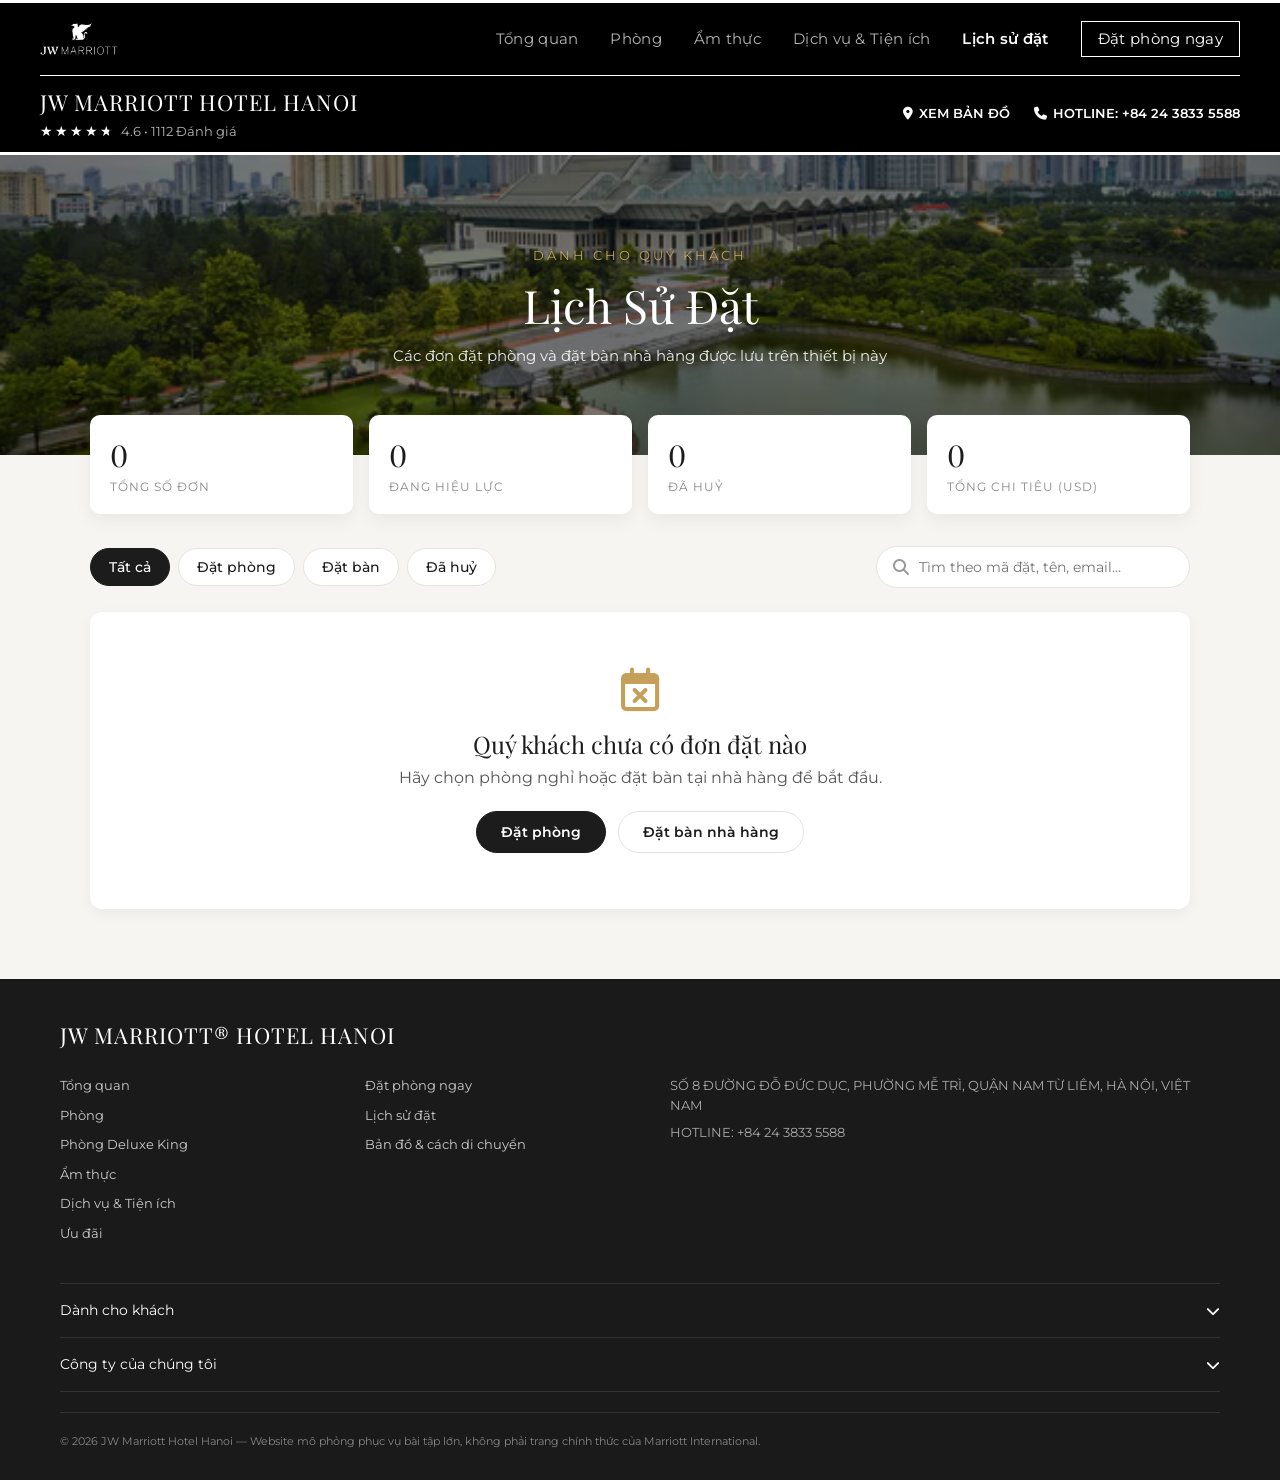
<file: history.html>
<!DOCTYPE html>
<html lang="vi">
<head>
  <meta charset="UTF-8">
  <meta name="viewport" content="width=device-width, initial-scale=1.0">
  <title>Lịch Sử Đặt - JW Marriott Hotel Hanoi</title>
<link rel="preconnect" href="https://fonts.googleapis.com">
<link rel="preconnect" href="https://fonts.gstatic.com" crossorigin>
<link href="https://fonts.googleapis.com/css2?family=Montserrat:wght@300;400;500;600;700&family=Playfair+Display:ital,wght@0,400;0,500;0,600;0,700;1,400&display=swap" rel="stylesheet">
  <link rel="stylesheet" href="css/history.css">
<link rel="stylesheet" href="https://cdnjs.cloudflare.com/ajax/libs/font-awesome/6.4.0/css/all.min.css">
<link rel="stylesheet" href="css/site.css">
<link rel="icon" type="image/png" href="images/download.png">
</head>
<body>
<div class="jw-chrome"><header class="dark-header">
<div class="top-nav"><div class="header-logo"><a href="index.html"><img class="logo" alt="JW Marriott" src="images/header-logo.png"></a></div>
<button class="menu-toggle" aria-label="Menu">&#9776;</button>
<nav class="main-menu"><a href="index.html">Tổng quan</a><a href="rooms.html">Phòng</a><a href="cuisine.html">Ẩm thực</a><a href="services.html">Dịch vụ & Tiện ích</a><a href="history.html" class="active">Lịch sử đặt</a><a class="menu-cta" href="rooms.html">Đặt phòng ngay</a></nav></div>
<div class="sub-header"><div class="hotel-title-group"><h2>JW MARRIOTT HOTEL HANOI</h2>
<div class="rating"><span class="stars" role="img" aria-label="4,6 trên 5 sao">★★★★<span class="half">★</span></span><span class="review-count">4.6 • 1112 Đánh giá</span></div></div>
<div class="contact-links"><a href="index.html#ban-do"><i class="fa-solid fa-location-dot"></i> XEM BẢN ĐỒ</a><a href="tel:+842438335588"><i class="fa-solid fa-phone"></i> HOTLINE: +84 24 3833 5588</a></div></div>
</header></div>
<main class="history-page">
    <section class="history-hero">
      <div class="history-hero__overlay"></div>
      <div class="history-hero__content">
        <span class="history-hero__subtitle">DÀNH CHO QUÝ KHÁCH</span>
        <h1 class="history-hero__title">Lịch Sử Đặt</h1>
        <p class="history-hero__desc">Các đơn đặt phòng và đặt bàn nhà hàng được lưu trên thiết bị này</p>
      </div>
    </section>

    <section class="history-container">
      <div class="history-stats">
        <div class="stat"><span class="stat__num" id="statTotal">0</span><span class="stat__label">Tổng số đơn</span></div>
        <div class="stat"><span class="stat__num" id="statActive">0</span><span class="stat__label">Đang hiệu lực</span></div>
        <div class="stat"><span class="stat__num" id="statCancelled">0</span><span class="stat__label">Đã huỷ</span></div>
        <div class="stat"><span class="stat__num" id="statSpent">0</span><span class="stat__label">Tổng chi tiêu (USD)</span></div>
      </div>

      <div class="history-toolbar">
        <div class="history-tabs" role="tablist">
          <button type="button" class="tab active" data-filter="all">Tất cả</button>
          <button type="button" class="tab" data-filter="room">Đặt phòng</button>
          <button type="button" class="tab" data-filter="table">Đặt bàn</button>
          <button type="button" class="tab" data-filter="cancelled">Đã huỷ</button>
        </div>
        <label class="history-search">
          <i class="fa-solid fa-magnifying-glass"></i>
          <input type="search" id="historySearch" placeholder="Tìm theo mã đặt, tên, email…">
        </label>
      </div>

      <div id="historyList" class="history-list"></div>

      <div id="historyEmpty" class="history-empty" hidden>
        <i class="fa-regular fa-calendar-xmark"></i>
        <h3 id="historyEmptyTitle">Quý khách chưa có đơn đặt nào</h3>
        <p id="historyEmptyText">Hãy chọn phòng nghỉ hoặc đặt bàn tại nhà hàng để bắt đầu.</p>
        <div class="history-empty__actions">
          <a href="rooms.html" class="btn-dark">Đặt phòng</a>
          <a href="cuisine.html" class="btn-light">Đặt bàn nhà hàng</a>
        </div>
      </div>
    </section>

    <div id="cancelModal" class="confirm-modal" hidden>
      <div class="confirm-modal__box" role="dialog" aria-modal="true" aria-labelledby="cancelTitle">
        <h3 id="cancelTitle">Huỷ đơn đặt?</h3>
        <p>Quý khách có chắc muốn huỷ đơn <strong id="cancelCode"></strong>? Thao tác này không thể hoàn tác.</p>
        <div class="confirm-modal__actions">
          <button type="button" class="btn-light" id="cancelNo">Giữ đơn</button>
          <button type="button" class="btn-danger" id="cancelYes">Huỷ đơn</button>
        </div>
      </div>
    </div>
  </main>
<div class="jw-chrome"><footer class="main-dark-footer">
<div class="footer-hotel-info"><h2>JW MARRIOTT® HOTEL HANOI</h2><div class="info-grid">
<div class="links-col"><a href="index.html">Tổng quan</a><a href="rooms.html">Phòng</a><a href="room-detail.html?id=deluxe-king">Phòng Deluxe King</a><a href="cuisine.html">Ẩm thực</a><a href="services.html">Dịch vụ &amp; Tiện ích</a><a href="offers.html">Ưu đãi</a></div>
<div class="links-col"><a href="rooms.html">Đặt phòng ngay</a><a href="history.html">Lịch sử đặt</a><a href="index.html#ban-do">Bản đồ &amp; cách di chuyển</a></div>
<div class="address-col"><p>SỐ 8 ĐƯỜNG ĐỖ ĐỨC DỤC, PHƯỜNG MỄ TRÌ, QUẬN NAM TỪ LIÊM, HÀ NỘI, VIỆT NAM</p><p>HOTLINE: <a href="tel:+842438335588" style="color:inherit">+84 24 3833 5588</a></p></div></div></div>
<div class="footer-accordions">
<div class="acc-item"><button class="acc-head" type="button"><span>Dành cho khách</span><i class="fa-solid fa-chevron-down"></i></button><div class="acc-panel"><a href="rooms.html">Đặt phòng</a><a href="history.html">Lịch sử đặt</a><a href="cuisine.html">Đặt bàn nhà hàng</a><a href="services.html">Dịch vụ &amp; Tiện ích</a></div></div>
<div class="acc-item"><button class="acc-head" type="button"><span>Công ty của chúng tôi</span><i class="fa-solid fa-chevron-down"></i></button><div class="acc-panel"><a href="index.html">Về JW Marriott Hotel Hanoi</a><a href="https://www.marriott.com" target="_blank" rel="noopener">Marriott International</a></div></div></div>
<div class="footer-copyright"><p>© 2026 JW Marriott Hotel Hanoi — Website mô phỏng phục vụ bài tập lớn, không phải trang chính thức của Marriott International.</p></div>
</footer></div>
<script src="js/site.js"></script>
<script src="js/history.js"></script>
</body>
</html>
</file>
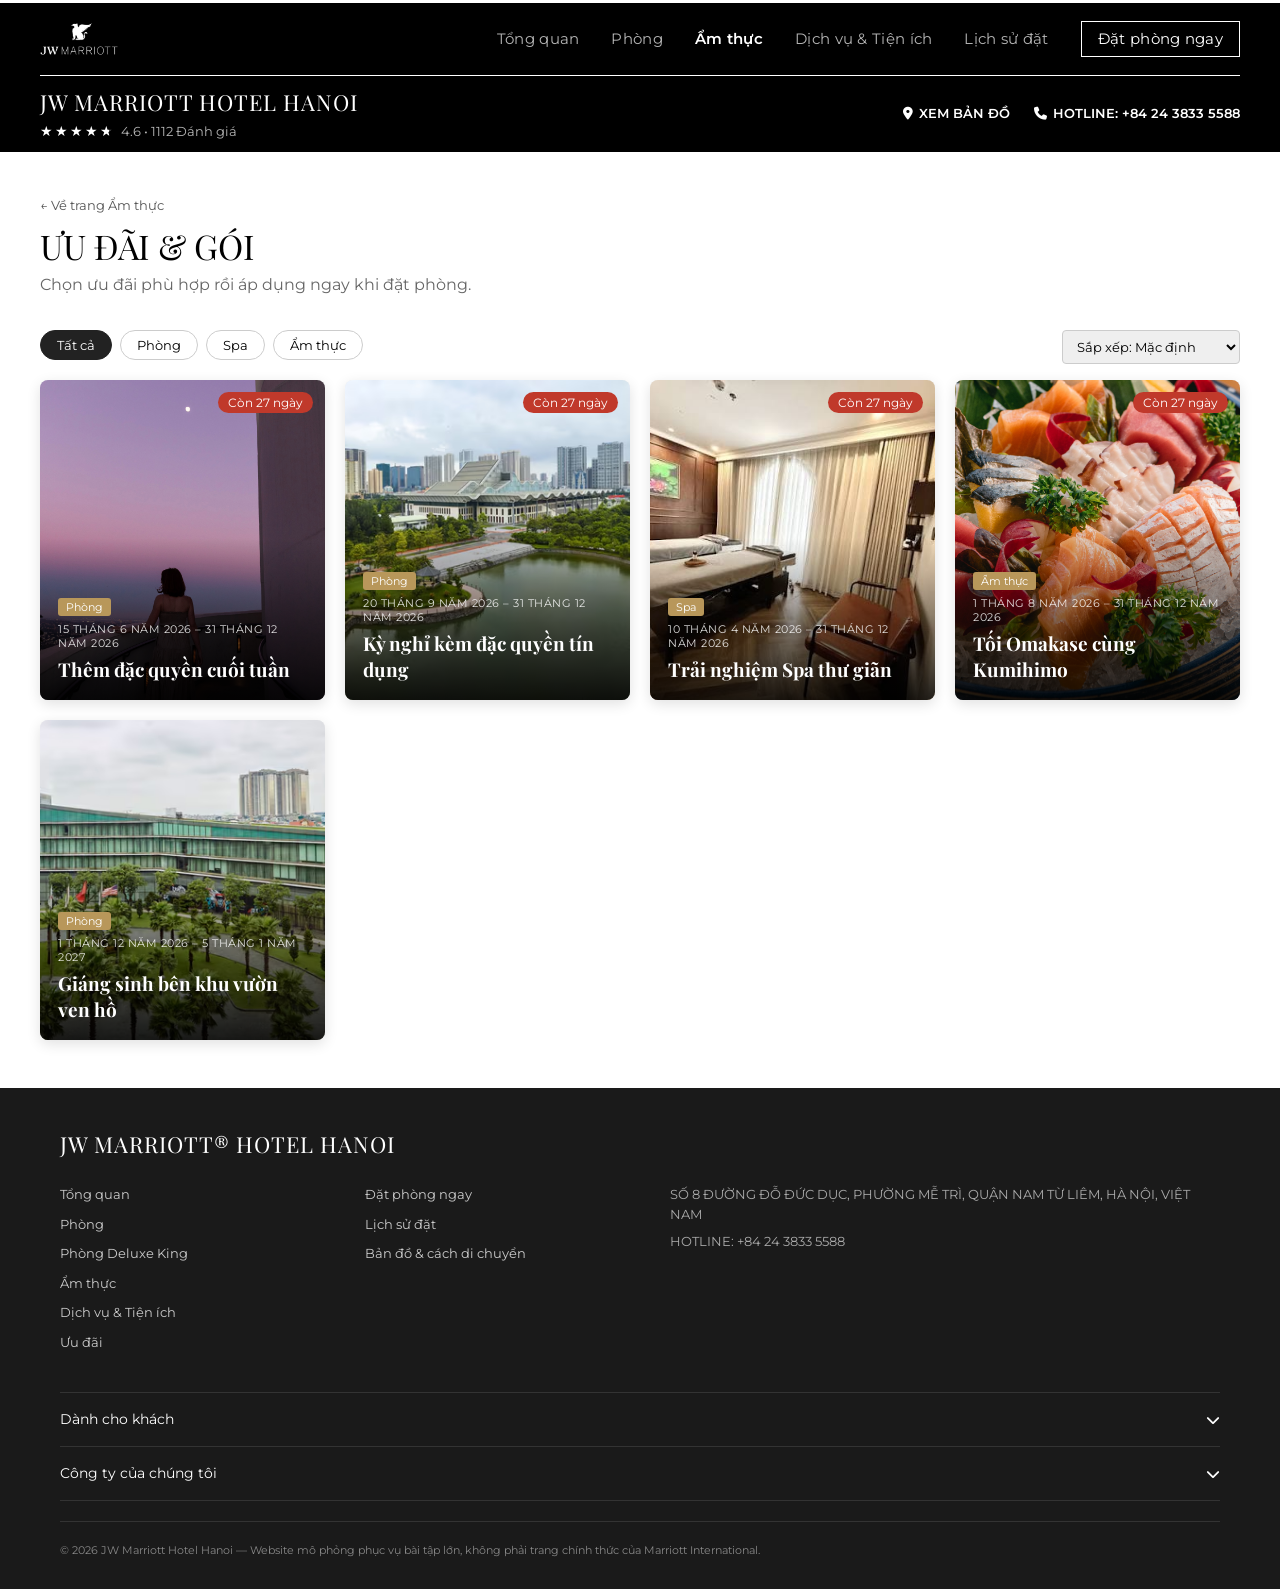
<file: offers.html>
<!DOCTYPE html>
<html lang="vi">
<head>
    <meta charset="UTF-8">
    <meta name="viewport" content="width=device-width, initial-scale=1.0">
    <title>Ưu đãi &amp; Gói - JW Marriott Hotel Hanoi</title>
<link rel="preconnect" href="https://fonts.googleapis.com">
<link rel="preconnect" href="https://fonts.gstatic.com" crossorigin>
<link href="https://fonts.googleapis.com/css2?family=Montserrat:wght@300;400;500;600;700&family=Playfair+Display:ital,wght@0,400;0,500;0,600;0,700;1,400&display=swap" rel="stylesheet">
<link rel="stylesheet" href="https://cdnjs.cloudflare.com/ajax/libs/font-awesome/6.4.0/css/all.min.css">
<link rel="stylesheet" href="css/site.css">
<link rel="stylesheet" href="css/offers.css">
<link rel="icon" type="image/png" href="images/download.png">
</head>
<body>
<div class="jw-chrome"><header class="dark-header">
<div class="top-nav"><div class="header-logo"><a href="index.html"><img class="logo" alt="JW Marriott" src="images/header-logo.png"></a></div>
<button class="menu-toggle" aria-label="Menu">&#9776;</button>
<nav class="main-menu"><a href="index.html">Tổng quan</a><a href="rooms.html">Phòng</a><a href="cuisine.html" class="active">Ẩm thực</a><a href="services.html">Dịch vụ & Tiện ích</a><a href="history.html">Lịch sử đặt</a><a class="menu-cta" href="rooms.html">Đặt phòng ngay</a></nav></div>
<div class="sub-header"><div class="hotel-title-group"><h2>JW MARRIOTT HOTEL HANOI</h2>
<div class="rating"><span class="stars" role="img" aria-label="4,6 trên 5 sao">★★★★<span class="half">★</span></span><span class="review-count">4.6 • 1112 Đánh giá</span></div></div>
<div class="contact-links"><a href="index.html#ban-do"><i class="fa-solid fa-location-dot"></i> XEM BẢN ĐỒ</a><a href="tel:+842438335588"><i class="fa-solid fa-phone"></i> HOTLINE: +84 24 3833 5588</a></div></div>
</header></div>
<div class="offers-page-title"><a class="offers-back" href="cuisine.html#uu-dai">&larr; Về trang Ẩm thực</a><h1>ƯU ĐÃI &amp; GÓI</h1><p>Chọn ưu đãi phù hợp rồi áp dụng ngay khi đặt phòng.</p></div>
<section class="offers-section" style="margin-top:20px">
    <div class="offers-bar">
        <div class="offers-tabs" id="offersTabs"></div>
        <select id="offersSort" aria-label="Sắp xếp ưu đãi"><option value="">Sắp xếp: Mặc định</option><option value="pct">Giảm giá nhiều nhất</option><option value="soon">Sắp hết hạn</option></select>
    </div>
    <div class="offers-grid" id="offersGrid" data-page="all"></div>
</section>
<div class="jw-chrome"><footer class="main-dark-footer">
<div class="footer-hotel-info"><h2>JW MARRIOTT® HOTEL HANOI</h2><div class="info-grid">
<div class="links-col"><a href="index.html">Tổng quan</a><a href="rooms.html">Phòng</a><a href="room-detail.html?id=deluxe-king">Phòng Deluxe King</a><a href="cuisine.html">Ẩm thực</a><a href="services.html">Dịch vụ &amp; Tiện ích</a><a href="offers.html">Ưu đãi</a></div>
<div class="links-col"><a href="rooms.html">Đặt phòng ngay</a><a href="history.html">Lịch sử đặt</a><a href="index.html#ban-do">Bản đồ &amp; cách di chuyển</a></div>
<div class="address-col"><p>SỐ 8 ĐƯỜNG ĐỖ ĐỨC DỤC, PHƯỜNG MỄ TRÌ, QUẬN NAM TỪ LIÊM, HÀ NỘI, VIỆT NAM</p><p>HOTLINE: <a href="tel:+842438335588" style="color:inherit">+84 24 3833 5588</a></p></div></div></div>
<div class="footer-accordions">
<div class="acc-item"><button class="acc-head" type="button"><span>Dành cho khách</span><i class="fa-solid fa-chevron-down"></i></button><div class="acc-panel"><a href="rooms.html">Đặt phòng</a><a href="history.html">Lịch sử đặt</a><a href="cuisine.html">Đặt bàn nhà hàng</a><a href="services.html">Dịch vụ &amp; Tiện ích</a></div></div>
<div class="acc-item"><button class="acc-head" type="button"><span>Công ty của chúng tôi</span><i class="fa-solid fa-chevron-down"></i></button><div class="acc-panel"><a href="index.html">Về JW Marriott Hotel Hanoi</a><a href="https://www.marriott.com" target="_blank" rel="noopener">Marriott International</a></div></div></div>
<div class="footer-copyright"><p>© 2026 JW Marriott Hotel Hanoi — Website mô phỏng phục vụ bài tập lớn, không phải trang chính thức của Marriott International.</p></div>
</footer></div>
<script src="js/offers.js"></script>
<script src="js/site.js"></script>
</body>
</html>
</file>
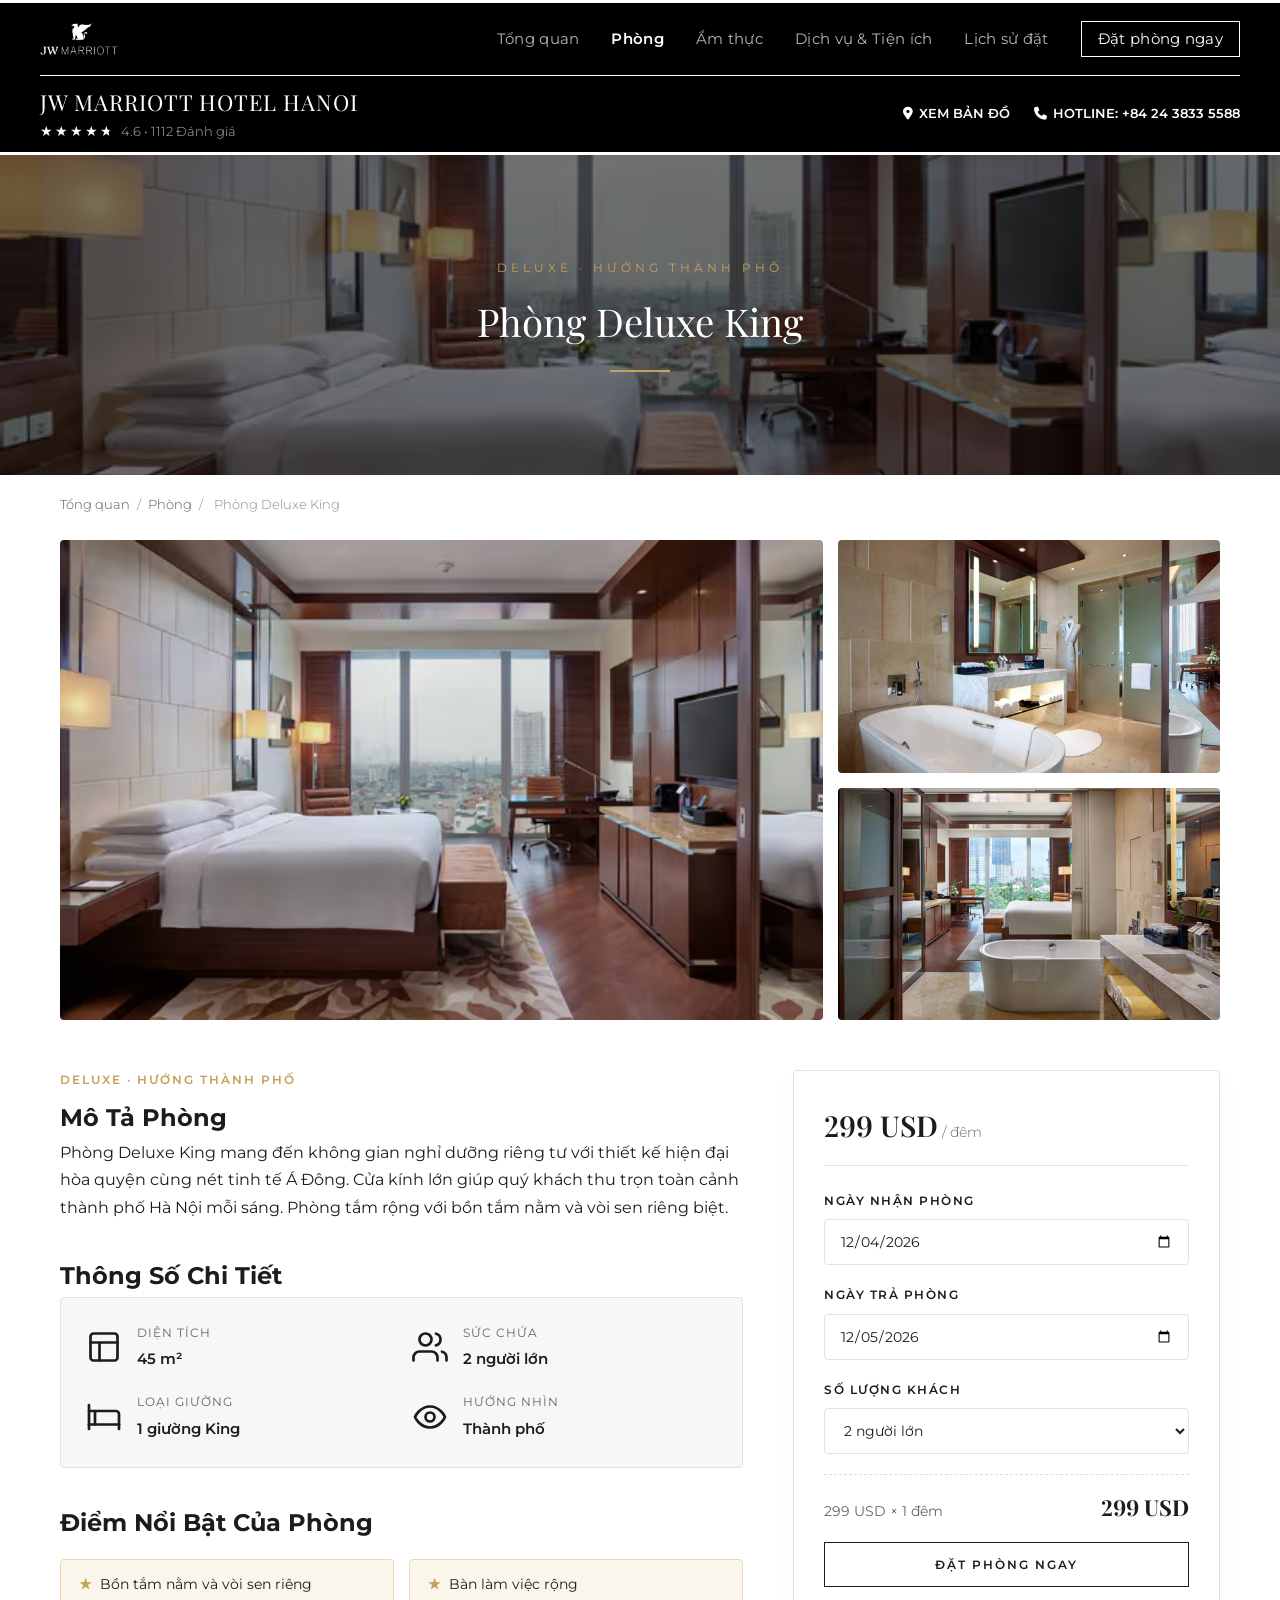
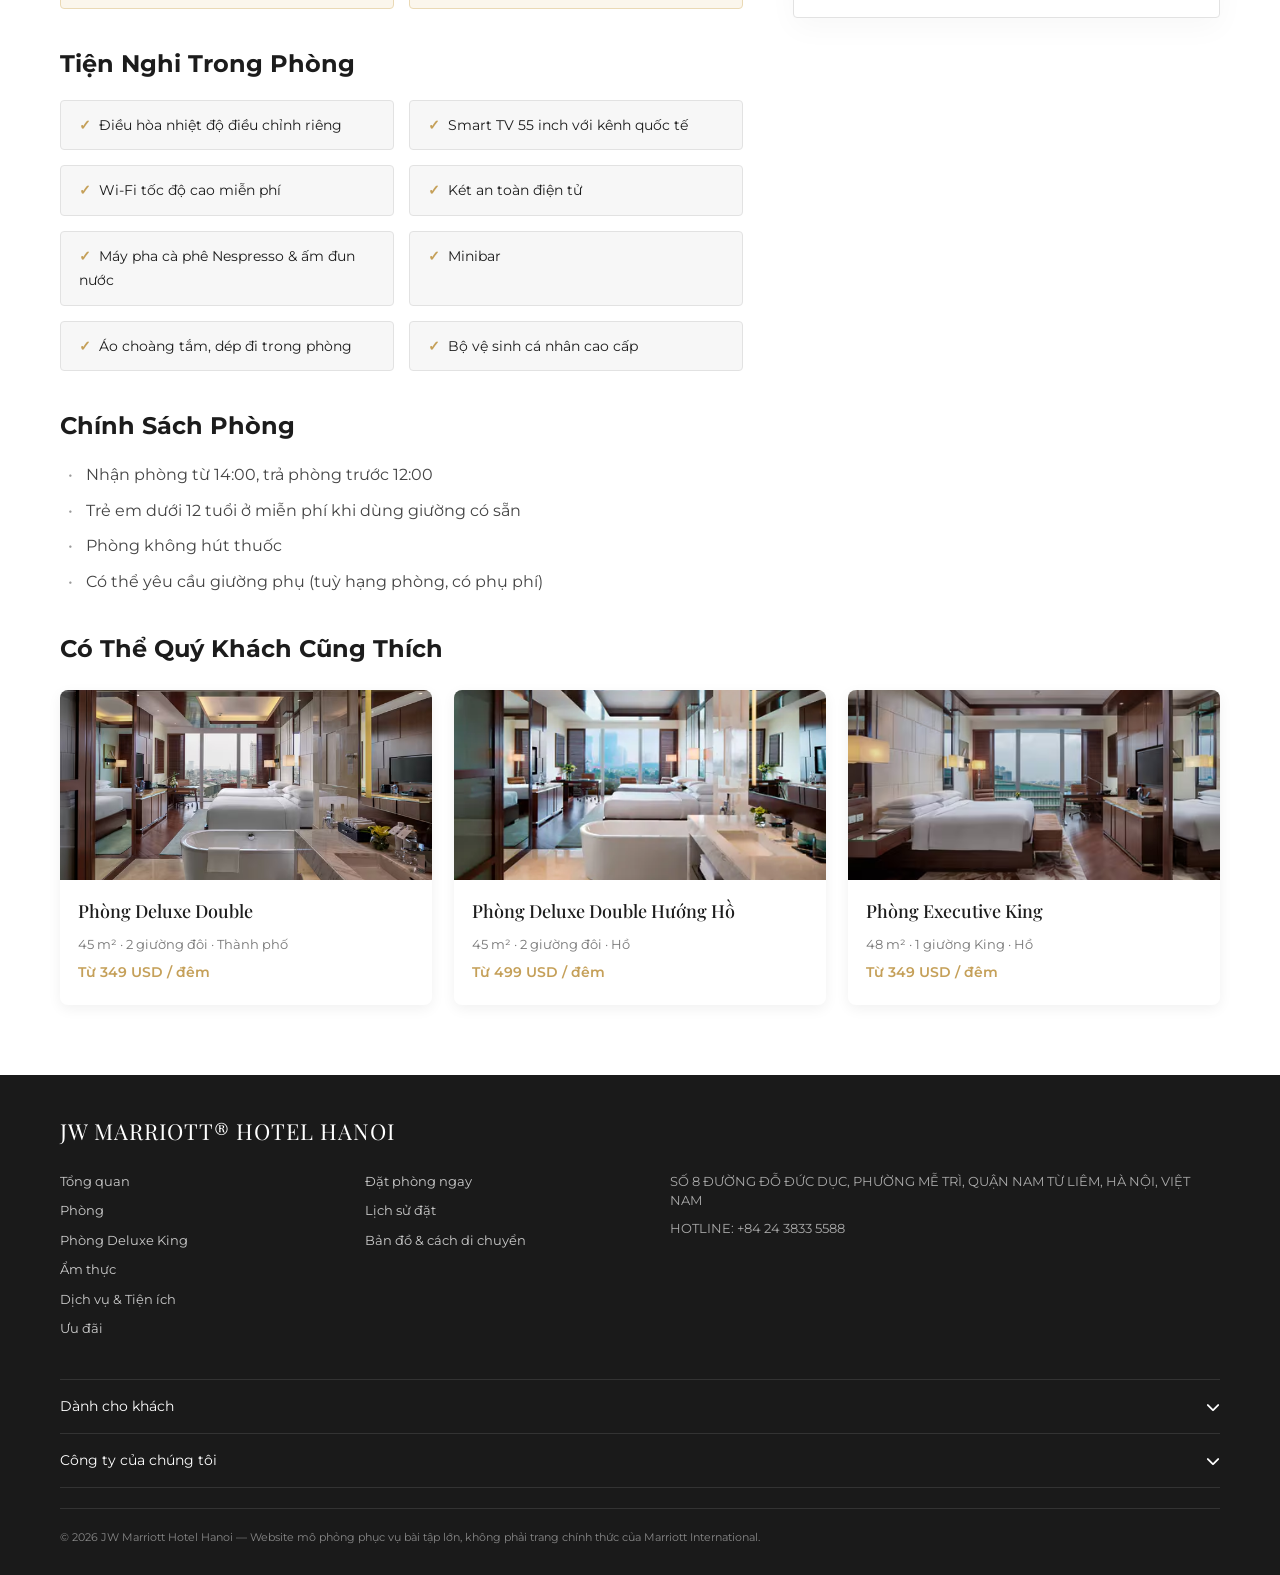
<file: room-detail.html>
<!DOCTYPE html>
<html lang="vi">
<head>
  <meta charset="UTF-8">
  <meta name="viewport" content="width=device-width, initial-scale=1.0">
  <title>Chi Tiết Phòng - JW Marriott Hotel Hanoi</title>
<link rel="preconnect" href="https://fonts.googleapis.com">
<link rel="preconnect" href="https://fonts.gstatic.com" crossorigin>
<link href="https://fonts.googleapis.com/css2?family=Montserrat:wght@300;400;500;600;700&family=Playfair+Display:ital,wght@0,400;0,500;0,600;0,700;1,400&display=swap" rel="stylesheet">
  <link rel="stylesheet" href="css/room-detail.css">
<link rel="stylesheet" href="https://cdnjs.cloudflare.com/ajax/libs/font-awesome/6.4.0/css/all.min.css">
<link rel="stylesheet" href="css/site.css">
<link rel="icon" type="image/png" href="images/download.png">
</head>
<body>
<div class="jw-chrome"><header class="dark-header">
<div class="top-nav"><div class="header-logo"><a href="index.html"><img class="logo" alt="JW Marriott" src="images/header-logo.png"></a></div>
<button class="menu-toggle" aria-label="Menu">&#9776;</button>
<nav class="main-menu"><a href="index.html">Tổng quan</a><a href="rooms.html" class="active">Phòng</a><a href="cuisine.html">Ẩm thực</a><a href="services.html">Dịch vụ & Tiện ích</a><a href="history.html">Lịch sử đặt</a><a class="menu-cta" href="rooms.html">Đặt phòng ngay</a></nav></div>
<div class="sub-header"><div class="hotel-title-group"><h2>JW MARRIOTT HOTEL HANOI</h2>
<div class="rating"><span class="stars" role="img" aria-label="4,6 trên 5 sao">★★★★<span class="half">★</span></span><span class="review-count">4.6 • 1112 Đánh giá</span></div></div>
<div class="contact-links"><a href="index.html#ban-do"><i class="fa-solid fa-location-dot"></i> XEM BẢN ĐỒ</a><a href="tel:+842438335588"><i class="fa-solid fa-phone"></i> HOTLINE: +84 24 3833 5588</a></div></div>
</header></div>
<main>
    <!-- Nội dung trang được điền bằng js/room-detail.js theo ?id= trên địa chỉ -->
    <section class="hotel-hero" id="roomHero">
      <div class="hotel-hero__overlay"></div>
      <div class="hotel-hero__content">
        <span class="hotel-hero__subtitle" id="roomTag">KHÔNG GIAN NGHỈ DƯỠNG ĐỈNH CAO</span>
        <h1 class="hotel-hero__title" id="roomName">Chi Tiết Phòng</h1>
        <div class="hotel-divider-center"></div>
      </div>
    </section>

    <nav class="hotel-container breadcrumb" aria-label="Đường dẫn">
      <a href="index.html">Tổng quan</a> <span>/</span> <a href="rooms.html">Phòng</a> <span>/</span> <span id="crumbName">Chi tiết phòng</span>
    </nav>

    <section class="hotel-section hotel-container">
      <div class="room-gallery" id="roomGallery">
        <div class="gallery__item gallery__item--main"><img alt=""></div>
        <div class="gallery__item"><img alt=""></div>
        <div class="gallery__item"><img alt=""></div>
      </div>
    </section>

    <section class="hotel-section hotel-container">
      <div class="room-content-layout">
        <article class="room-info">
          <div class="info-block">
            <span class="hotel-service-card__tag" id="roomTag2"></span>
            <h2 class="hotel-service-card__title">Mô Tả Phòng</h2>
            <div class="hotel-divider"></div>
            <p class="hotel-service-card__desc" id="roomDesc"></p>
          </div>

          <div class="info-block">
            <h2 class="hotel-service-card__title">Thông Số Chi Tiết</h2>
            <div class="hotel-divider"></div>
            <div class="quick-spec">
              <div class="spec-item">
                <div class="spec-icon-box"><svg xmlns="http://www.w3.org/2000/svg" viewBox="0 0 24 24" fill="none" stroke="currentColor" stroke-width="1.8" stroke-linecap="round" stroke-linejoin="round"><rect x="3" y="3" width="18" height="18" rx="2"/><path d="M3 9h18M9 21V9"/></svg></div>
                <div class="spec-text"><small>Diện tích</small><strong id="spec-area">—</strong></div>
              </div>
              <div class="spec-item">
                <div class="spec-icon-box"><svg xmlns="http://www.w3.org/2000/svg" viewBox="0 0 24 24" fill="none" stroke="currentColor" stroke-width="1.8" stroke-linecap="round" stroke-linejoin="round"><path d="M17 21v-2a4 4 0 0 0-4-4H5a4 4 0 0 0-4 4v2"/><circle cx="9" cy="7" r="4"/><path d="M23 21v-2a4 4 0 0 0-3-3.87"/><path d="M16 3.13a4 4 0 0 1 0 7.75"/></svg></div>
                <div class="spec-text"><small>Sức chứa</small><strong id="spec-capacity">—</strong></div>
              </div>
              <div class="spec-item">
                <div class="spec-icon-box"><svg xmlns="http://www.w3.org/2000/svg" viewBox="0 0 24 24" fill="none" stroke="currentColor" stroke-width="1.8" stroke-linecap="round" stroke-linejoin="round"><path d="M2 4v16"/><path d="M2 8h18a2 2 0 0 1 2 2v10"/><path d="M2 17h20"/><path d="M6 8v9"/></svg></div>
                <div class="spec-text"><small>Loại giường</small><strong id="spec-bed">—</strong></div>
              </div>
              <div class="spec-item">
                <div class="spec-icon-box"><svg xmlns="http://www.w3.org/2000/svg" viewBox="0 0 24 24" fill="none" stroke="currentColor" stroke-width="1.8" stroke-linecap="round" stroke-linejoin="round"><path d="M2 12s3-7 10-7 10 7 10 7-3 7-10 7-10-7-10-7Z"/><circle cx="12" cy="12" r="3"/></svg></div>
                <div class="spec-text"><small>Hướng nhìn</small><strong id="spec-view">—</strong></div>
              </div>
            </div>
          </div>

          <div class="info-block">
            <h2 class="hotel-service-card__title">Điểm Nổi Bật Của Phòng</h2>
            <div class="hotel-divider"></div>
            <div class="amenities-list-grid highlight-grid" id="roomExtras"></div>
          </div>

          <div class="info-block">
            <h2 class="hotel-service-card__title">Tiện Nghi Trong Phòng</h2>
            <div class="hotel-divider"></div>
            <div class="amenities-list-grid" id="roomAmenities"></div>
          </div>

          <div class="info-block lounge-block" id="loungeBlock" hidden>
            <h2 class="hotel-service-card__title">Đặc Quyền Executive Lounge</h2>
            <div class="hotel-divider"></div>
            <ul class="perk-list" id="loungePerks"></ul>
          </div>

          <div class="info-block">
            <h2 class="hotel-service-card__title">Chính Sách Phòng</h2>
            <div class="hotel-divider"></div>
            <ul class="policy-list-detail" id="roomPolicies"></ul>
          </div>
        </article>

        <aside class="booking-sidebar">
          <div class="booking-widget">
            <div class="widget-price">
              <span class="price-amount" id="widgetPrice">— USD</span>
              <span class="price-unit">/ đêm</span>
            </div>

            <form id="detailBookingForm" class="widget-form">
              <div class="form-group">
                <label for="checkin">Ngày nhận phòng</label>
                <input type="date" id="checkin" required class="form-control">
              </div>
              <div class="form-group">
                <label for="checkout">Ngày trả phòng</label>
                <input type="date" id="checkout" required class="form-control">
              </div>
              <div class="form-group">
                <label for="guests">Số lượng khách</label>
                <select id="guests" class="form-control"></select>
              </div>

              <div class="widget-total">
                <span id="widgetNights">1 đêm</span>
                <strong id="widgetTotal">— USD</strong>
              </div>

              <button type="submit" class="btn-hotel widget-submit">ĐẶT PHÒNG NGAY</button>
            </form>
          </div>
        </aside>
      </div>
    </section>

    <section class="hotel-section hotel-container other-rooms">
      <h2 class="hotel-service-card__title">Có Thể Quý Khách Cũng Thích</h2>
      <div class="hotel-divider"></div>
      <div class="other-rooms__grid" id="otherRooms"></div>
    </section>
  </main>

  <div class="jw-chrome"><footer class="main-dark-footer">
<div class="footer-hotel-info"><h2>JW MARRIOTT® HOTEL HANOI</h2><div class="info-grid">
<div class="links-col"><a href="index.html">Tổng quan</a><a href="rooms.html">Phòng</a><a href="room-detail.html?id=deluxe-king">Phòng Deluxe King</a><a href="cuisine.html">Ẩm thực</a><a href="services.html">Dịch vụ &amp; Tiện ích</a><a href="offers.html">Ưu đãi</a></div>
<div class="links-col"><a href="rooms.html">Đặt phòng ngay</a><a href="history.html">Lịch sử đặt</a><a href="index.html#ban-do">Bản đồ &amp; cách di chuyển</a></div>
<div class="address-col"><p>SỐ 8 ĐƯỜNG ĐỖ ĐỨC DỤC, PHƯỜNG MỄ TRÌ, QUẬN NAM TỪ LIÊM, HÀ NỘI, VIỆT NAM</p><p>HOTLINE: <a href="tel:+842438335588" style="color:inherit">+84 24 3833 5588</a></p></div></div></div>
<div class="footer-accordions">
<div class="acc-item"><button class="acc-head" type="button"><span>Dành cho khách</span><i class="fa-solid fa-chevron-down"></i></button><div class="acc-panel"><a href="rooms.html">Đặt phòng</a><a href="history.html">Lịch sử đặt</a><a href="cuisine.html">Đặt bàn nhà hàng</a><a href="services.html">Dịch vụ &amp; Tiện ích</a></div></div>
<div class="acc-item"><button class="acc-head" type="button"><span>Công ty của chúng tôi</span><i class="fa-solid fa-chevron-down"></i></button><div class="acc-panel"><a href="index.html">Về JW Marriott Hotel Hanoi</a><a href="https://www.marriott.com" target="_blank" rel="noopener">Marriott International</a></div></div></div>
<div class="footer-copyright"><p>© 2026 JW Marriott Hotel Hanoi — Website mô phỏng phục vụ bài tập lớn, không phải trang chính thức của Marriott International.</p></div>
</footer></div>
<script src="js/site.js"></script>
<script src="js/rooms-data.js"></script>
<script src="js/room-detail.js"></script>
</body>
</html>
</file>
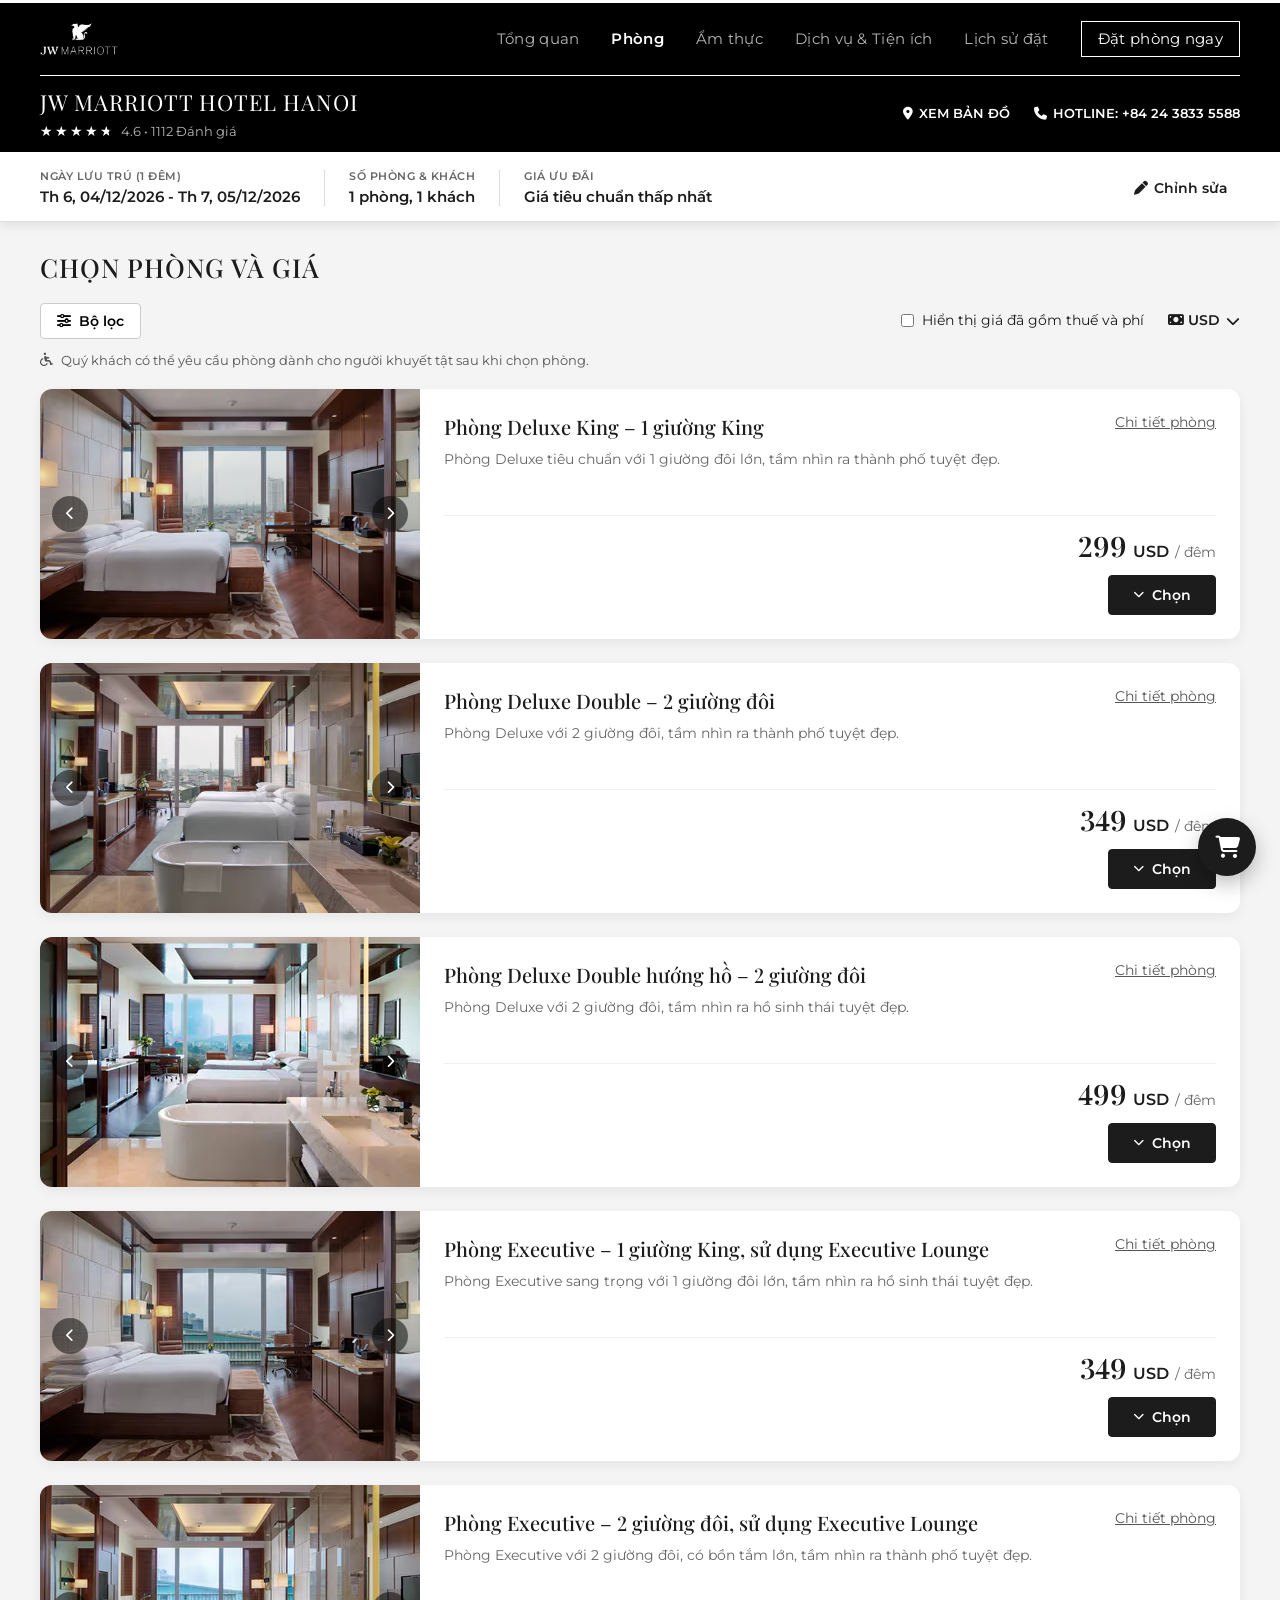
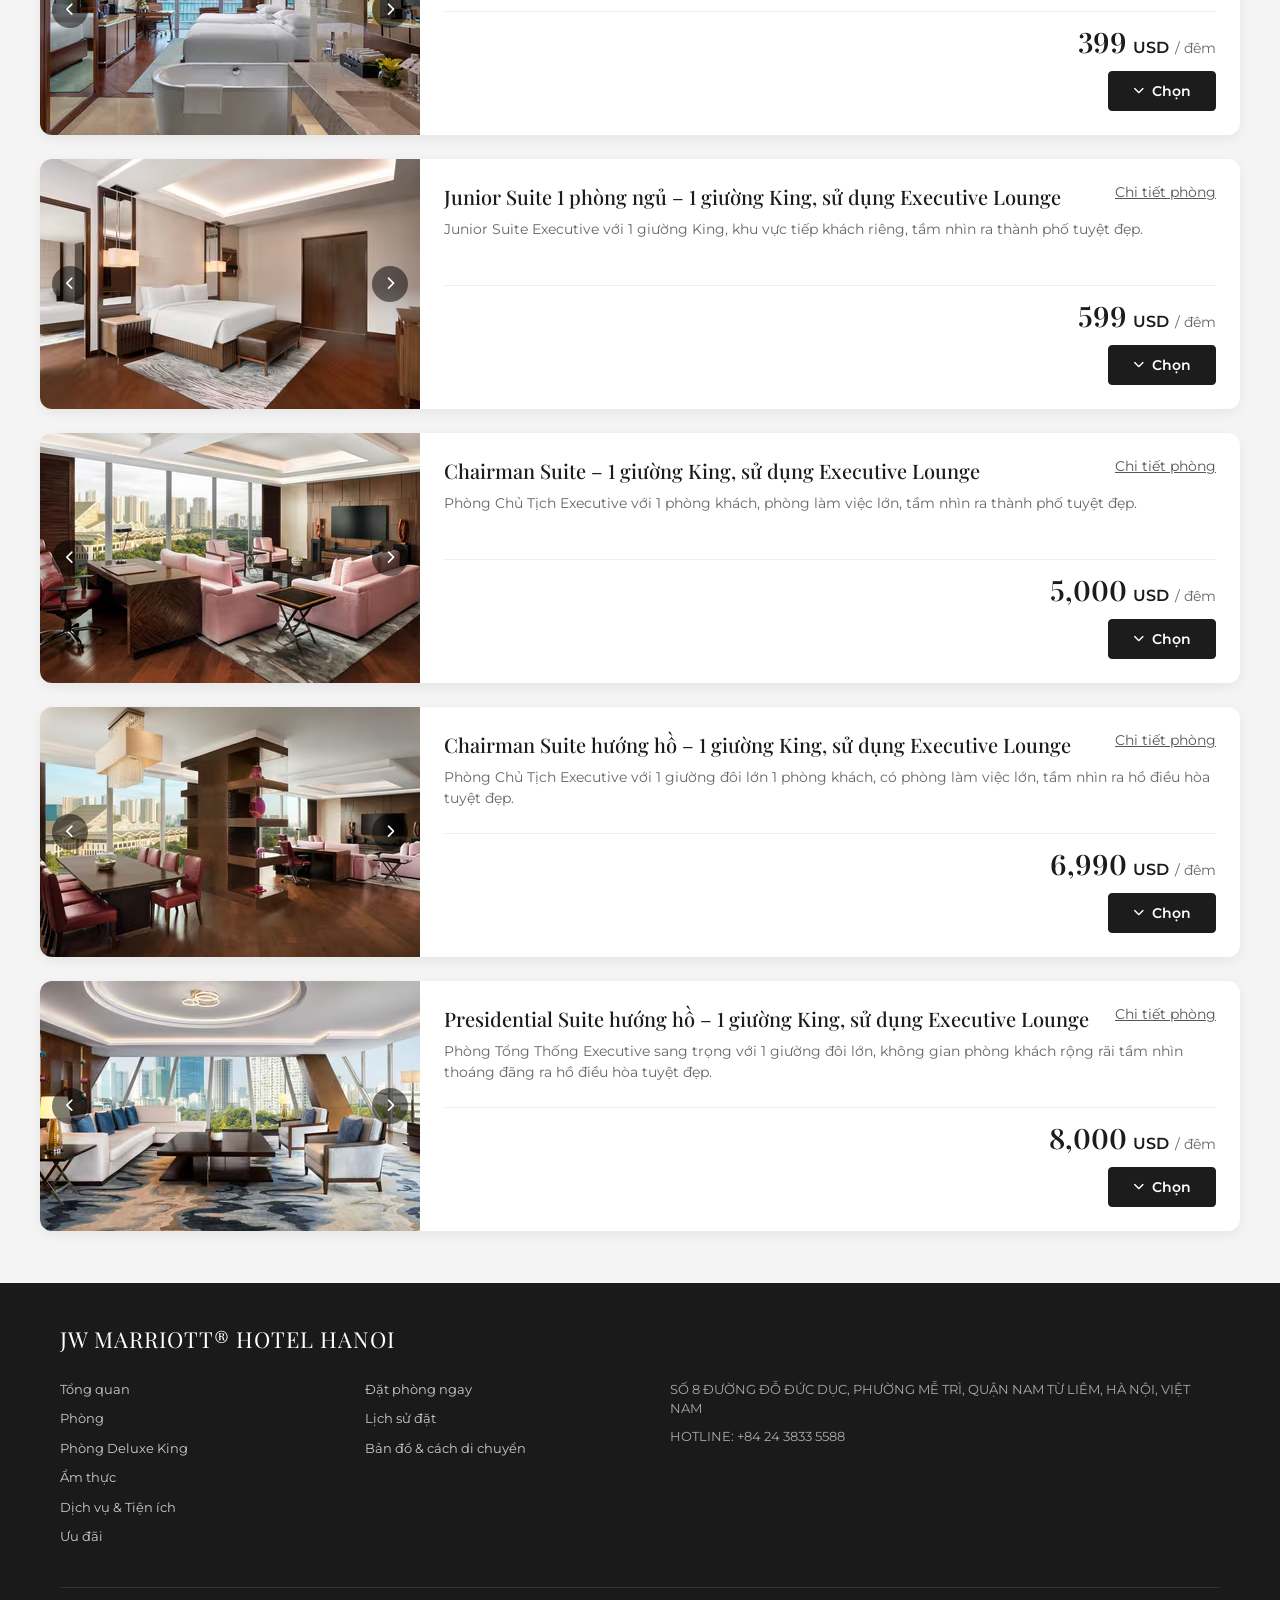
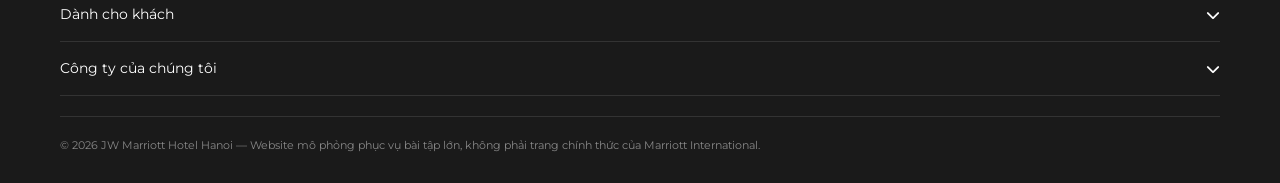
<file: rooms.html>
<!doctype html>
<html lang="vi">
  <head>
    <meta charset="UTF-8" />
    <meta name="viewport" content="width=device-width, initial-scale=1.0" />
    <link rel="icon" type="image/png" href="images/download.png" />
    <title>Đặt Phòng - JW Marriott Hotel Hanoi</title>
<link rel="preconnect" href="https://fonts.googleapis.com">
<link rel="preconnect" href="https://fonts.gstatic.com" crossorigin>
<link href="https://fonts.googleapis.com/css2?family=Montserrat:wght@300;400;500;600;700&family=Playfair+Display:ital,wght@0,400;0,500;0,600;0,700;1,400&display=swap" rel="stylesheet">
    <link
      rel="stylesheet"
      href="https://cdnjs.cloudflare.com/ajax/libs/font-awesome/6.4.0/css/all.min.css"
    />
    <link rel="stylesheet" href="css/room-booking.css" />
  <link rel="stylesheet" href="css/cart.css" />
  <link rel="stylesheet" href="css/site.css">
<link rel="icon" type="image/png" href="images/download.png">
</head>
  <body>
<div class="jw-chrome"><header class="dark-header">
<div class="top-nav"><div class="header-logo"><a href="index.html"><img class="logo" alt="JW Marriott" src="images/header-logo.png"></a></div>
<button class="menu-toggle" aria-label="Menu">&#9776;</button>
<nav class="main-menu"><a href="index.html">Tổng quan</a><a href="rooms.html" class="active">Phòng</a><a href="cuisine.html">Ẩm thực</a><a href="services.html">Dịch vụ & Tiện ích</a><a href="history.html">Lịch sử đặt</a><a class="menu-cta" href="rooms.html">Đặt phòng ngay</a></nav></div>
<div class="sub-header"><div class="hotel-title-group"><h2>JW MARRIOTT HOTEL HANOI</h2>
<div class="rating"><span class="stars" role="img" aria-label="4,6 trên 5 sao">★★★★<span class="half">★</span></span><span class="review-count">4.6 • 1112 Đánh giá</span></div></div>
<div class="contact-links"><a href="index.html#ban-do"><i class="fa-solid fa-location-dot"></i> XEM BẢN ĐỒ</a><a href="tel:+842438335588"><i class="fa-solid fa-phone"></i> HOTLINE: +84 24 3833 5588</a></div></div>
</header></div>
<section class="booking-bar">
      <div class="booking-container">
        <div class="bar-item">
          <span class="label">NGÀY LƯU TRÚ (1 ĐÊM)</span>
          <span class="value">&nbsp;</span>
        </div>
        <div class="divider"></div>
        <div class="bar-item">
          <span class="label">SỐ PHÒNG & KHÁCH</span>
          <span class="value">1 phòng, 1 khách</span>
        </div>
        <div class="divider"></div>
        <div class="bar-item">
          <span class="label">GIÁ ƯU ĐÃI</span>
          <span class="value">Giá tiêu chuẩn thấp nhất</span>
        </div>
        <button class="btn-edit"><i class="fa-solid fa-pen"></i> Chỉnh sửa</button>
      </div>
    </section>
    <main class="main-content">
      <div class="content-container">
        <h2 class="page-title">CHỌN PHÒNG VÀ GIÁ</h2>
        <div class="filter-bar">
          <button class="btn-filter">
            <i class="fa-solid fa-sliders"></i> Bộ lọc
          </button>
          <div class="right-options">
            <label class="tax-option">
              <input type="checkbox" id="showTax" />
              Hiển thị giá đã gồm thuế và phí
            </label>
            <div class="currency-selector">
              <span><i class="fa-solid fa-money-bill"></i> USD</span>
              <i class="fa-solid fa-chevron-down"></i>
            </div>
          </div>
        </div>
        <p class="accessible-note">
          <i class="fa-solid fa-wheelchair"></i> Quý khách có thể yêu cầu phòng dành cho người khuyết tật sau khi chọn phòng.
        </p>
        <div class="room-card" data-category="deluxe" data-view="city" data-bed="king" data-room-id="deluxe-king">
          <div class="room-gallery">
            <img
              src="images/deluxe king,guest room,1 king.png"
              alt="Phòng Deluxe King"
            />
            <button class="nav-btn prev">
              <i class="fa-solid fa-chevron-left"></i>
            </button>
            <button class="nav-btn next">
              <i class="fa-solid fa-chevron-right"></i>
            </button>
          </div>
          <div class="room-details">
            <div class="room-header">
              <h3 class="room-title">Phòng Deluxe King – 1 giường King</h3>
              <a href="room-detail.html?id=deluxe-king" class="link-details">Chi tiết phòng</a>
            </div>
            <p class="room-desc">
              Phòng Deluxe tiêu chuẩn với 1 giường đôi lớn, tầm nhìn ra thành
              phố tuyệt đẹp.
            </p>
            <div class="price">
              <div class="price-box">
                <h3 class="price-detail">299</h3>
                <span class="currency">USD</span>
                <span class="per-night">/ đêm</span>
              </div>
              <button class="view-more">
                <i class="fa-solid fa-chevron-down"></i> Chọn
              </button>
            </div>
          </div>
        </div>

        <div class="room-card" data-category="deluxe" data-view="city" data-bed="double" data-room-id="deluxe-double">
          <div class="room-gallery">
            <img
              src="images/deluxe double,guest room,2double.png"
              alt="Phòng Deluxe Double"
            />
            <button class="nav-btn prev">
              <i class="fa-solid fa-chevron-left"></i>
            </button>
            <button class="nav-btn next">
              <i class="fa-solid fa-chevron-right"></i>
            </button>
          </div>
          <div class="room-details">
            <div class="room-header">
              <h3 class="room-title">Phòng Deluxe Double – 2 giường đôi</h3>
              <a href="room-detail.html?id=deluxe-double" class="link-details">Chi tiết phòng</a>
              
            </div>
            <p class="room-desc">
              Phòng Deluxe với 2 giường đôi, tầm nhìn ra thành phố tuyệt
              đẹp.
            </p>
            <div class="price">
              <div class="price-box">
                <h3 class="price-detail">349</h3>
                <span class="currency">USD</span>
                <span class="per-night">/ đêm</span>
              </div>
              <button class="view-more">
                <i class="fa-solid fa-chevron-down"></i> Chọn
              </button>
            </div>
          </div>
        </div>

        <div class="room-card" data-category="deluxe" data-view="lake" data-bed="double" data-room-id="deluxe-double-lake">
          <div class="room-gallery">
            <img
              src="images/hanjw-guestroom-lake-0008-hor-wide.png"
              alt="Phòng Deluxe Double hướng hồ"
            />
            <button class="nav-btn prev">
              <i class="fa-solid fa-chevron-left"></i>
            </button>
            <button class="nav-btn next">
              <i class="fa-solid fa-chevron-right"></i>
            </button>
          </div>
          <div class="room-details">
            <div class="room-header">
              <h3 class="room-title">
                Phòng Deluxe Double hướng hồ – 2 giường đôi
              </h3>
              <a href="room-detail.html?id=deluxe-double-lake" class="link-details">Chi tiết phòng</a>
              
            </div>
            <p class="room-desc">
              Phòng Deluxe với 2 giường đôi, tầm nhìn ra hồ sinh
              thái tuyệt đẹp.
            </p>
            <div class="price">
              <div class="price-box">
                <h3 class="price-detail">499</h3>
                <span class="currency">USD</span>
                <span class="per-night">/ đêm</span>
              </div>
              <button class="view-more">
                <i class="fa-solid fa-chevron-down"></i> Chọn
              </button>
            </div>
          </div>
        </div>

        <div class="room-card" data-category="executive" data-view="lake" data-bed="king" data-room-id="executive-king">
          <div class="room-gallery">
            <img
              src="images/hanjw-executive-king-8353-hor-wide.png"
              alt="Phòng Executive 1 giường King"
            />
            <button class="nav-btn prev">
              <i class="fa-solid fa-chevron-left"></i>
            </button>
            <button class="nav-btn next">
              <i class="fa-solid fa-chevron-right"></i>
            </button>
          </div>
          <div class="room-details">
            <div class="room-header">
              <h3 class="room-title">
                Phòng Executive – 1 giường King, sử dụng Executive Lounge
              </h3>
              <a href="room-detail.html?id=executive-king" class="link-details">Chi tiết phòng</a>
              
            </div>
            <p class="room-desc">
              Phòng Executive sang trọng với 1 giường đôi lớn, tầm nhìn ra hồ
              sinh thái tuyệt đẹp.
            </p>
            <div class="price">
              <div class="price-box">
                <h3 class="price-detail">349</h3>
                <span class="currency">USD</span>
                <span class="per-night">/ đêm</span>
              </div>
              <button class="view-more">
                <i class="fa-solid fa-chevron-down"></i> Chọn
              </button>
            </div>
          </div>
        </div>

        <div class="room-card" data-category="executive" data-view="city" data-bed="double" data-room-id="executive-double">
          <div class="room-gallery">
            <img
              src="images/hanjw-executive-bedroom-3958-hor-wide.png"
              alt="Phòng Executive 2 giường đôi"
            />
            <button class="nav-btn prev">
              <i class="fa-solid fa-chevron-left"></i>
            </button>
            <button class="nav-btn next">
              <i class="fa-solid fa-chevron-right"></i>
            </button>
          </div>
          <div class="room-details">
            <div class="room-header">
              <h3 class="room-title">
                Phòng Executive – 2 giường đôi, sử dụng Executive Lounge
              </h3>
              <a href="room-detail.html?id=executive-double" class="link-details">Chi tiết phòng</a>
              
            </div>
            <p class="room-desc">
              Phòng Executive với 2 giường đôi, có bồn tắm lớn, tầm nhìn ra
              thành phố tuyệt đẹp.
            </p>
            <div class="price">
              <div class="price-box">
                <h3 class="price-detail">399</h3>
                <span class="currency">USD</span>
                <span class="per-night">/ đêm</span>
              </div>
              <button class="view-more">
                <i class="fa-solid fa-chevron-down"></i> Chọn
              </button>
            </div>
          </div>
        </div>


        <div class="room-card" data-category="executive suite" data-view="city" data-bed="king" data-room-id="junior-suite">
          <div class="room-gallery">
            <img
              src="images/jw-hanjw-family-room-18103_Wide-Hor.png"
              alt="Junior Suite"
            />
            <button class="nav-btn prev">
              <i class="fa-solid fa-chevron-left"></i>
            </button>
            <button class="nav-btn next">
              <i class="fa-solid fa-chevron-right"></i>
            </button>
          </div>
          <div class="room-details">
            <div class="room-header">
              <h3 class="room-title">
                Junior Suite 1 phòng ngủ – 1 giường King, sử dụng Executive Lounge
              </h3>
              <a href="room-detail.html?id=junior-suite" class="link-details">Chi tiết phòng</a>
              
            </div>
            <p class="room-desc">
              Junior Suite Executive với 1 giường King, khu vực tiếp khách riêng,
              tầm nhìn ra thành phố tuyệt đẹp.
            </p>
            <div class="price">
              <div class="price-box">
                <h3 class="price-detail">599</h3>
                <span class="currency">USD</span>
                <span class="per-night">/ đêm</span>
              </div>
              <button class="view-more">
                <i class="fa-solid fa-chevron-down"></i> Chọn
              </button>
            </div>
          </div>
        </div>

        <div class="room-card" data-category="executive suite" data-view="city" data-bed="king" data-room-id="chairman-suite">
          <div class="room-gallery">
            <img
              src="images/jw-hanjw-chairman-suite-18174_Wide-Hor.png"
              alt="Chairman Suite"
            />
            <button class="nav-btn prev">
              <i class="fa-solid fa-chevron-left"></i>
            </button>
            <button class="nav-btn next">
              <i class="fa-solid fa-chevron-right"></i>
            </button>
          </div>
          <div class="room-details">
            <div class="room-header">
              <h3 class="room-title">
                Chairman Suite – 1 giường King, sử dụng Executive Lounge
              </h3>
              <a href="room-detail.html?id=chairman-suite" class="link-details">Chi tiết phòng</a>
              
            </div>
            <p class="room-desc">
              Phòng Chủ Tịch Executive với 1 phòng khách, phòng làm việc lớn,
              tầm nhìn ra thành phố tuyệt đẹp.
            </p>
            <div class="price">
              <div class="price-box">
                <h3 class="price-detail">5000</h3>
                <span class="currency">USD</span>
                <span class="per-night">/ đêm</span>
              </div>
              <button class="view-more">
                <i class="fa-solid fa-chevron-down"></i> Chọn
              </button>
            </div>
          </div>
        </div>

        <div class="room-card" data-category="executive suite" data-view="lake" data-bed="king" data-room-id="chairman-suite-lake">
          <div class="room-gallery">
            <img
              src="images/jw-hanjw-chairman-suite-35439_Wide-Hor.png"
              alt="Chairman Suite hướng hồ"
            />
            <button class="nav-btn prev">
              <i class="fa-solid fa-chevron-left"></i>
            </button>
            <button class="nav-btn next">
              <i class="fa-solid fa-chevron-right"></i>
            </button>
          </div>
          <div class="room-details">
            <div class="room-header">
              <h3 class="room-title">
                Chairman Suite hướng hồ – 1 giường King, sử dụng Executive Lounge
              </h3>
              <a href="room-detail.html?id=chairman-suite-lake" class="link-details">Chi tiết phòng</a>
              
            </div>
            <p class="room-desc">
              Phòng Chủ Tịch Executive với 1 giường đôi lớn 1 phòng khách, có
              phòng làm việc lớn, tầm nhìn ra hồ điều hòa tuyệt đẹp.
            </p>
            <div class="price">
              <div class="price-box">
                <h3 class="price-detail">6990</h3>
                <span class="currency">USD</span>
                <span class="per-night">/ đêm</span>
              </div>
              <button class="view-more">
                <i class="fa-solid fa-chevron-down"></i> Chọn
              </button>
            </div>
          </div>
        </div>

        <div class="room-card" data-category="executive suite" data-view="lake" data-bed="king" data-room-id="presidential-suite">
          <div class="room-gallery">
            <img
              src="images/jw-hanjw-presidential-suite-26760-14644_Wide-Hor.png"
              alt="Presidential Suite"
            />
            <button class="nav-btn prev">
              <i class="fa-solid fa-chevron-left"></i>
            </button>
            <button class="nav-btn next">
              <i class="fa-solid fa-chevron-right"></i>
            </button>
          </div>
          <div class="room-details">
            <div class="room-header">
              <h3 class="room-title">
                Presidential Suite hướng hồ – 1 giường King, sử dụng Executive Lounge
              </h3>
              <a href="room-detail.html?id=presidential-suite" class="link-details">Chi tiết phòng</a>
              
            </div>
            <p class="room-desc">
              Phòng Tổng Thống Executive sang trọng với 1 giường đôi lớn, không
              gian phòng khách rộng rãi tầm nhìn thoáng đãng ra hồ điều hòa
              tuyệt đẹp.
            </p>
            <div class="price">
              <div class="price-box">
                <h3 class="price-detail">8000</h3>
                <span class="currency">USD</span>
                <span class="per-night">/ đêm</span>
              </div>
              <button class="view-more">
                <i class="fa-solid fa-chevron-down"></i> Chọn
              </button>
            </div>
          </div>
        </div>
      </div>
    </main>
<div class="jw-chrome"><footer class="main-dark-footer">
<div class="footer-hotel-info"><h2>JW MARRIOTT® HOTEL HANOI</h2><div class="info-grid">
<div class="links-col"><a href="index.html">Tổng quan</a><a href="rooms.html">Phòng</a><a href="room-detail.html?id=deluxe-king">Phòng Deluxe King</a><a href="cuisine.html">Ẩm thực</a><a href="services.html">Dịch vụ &amp; Tiện ích</a><a href="offers.html">Ưu đãi</a></div>
<div class="links-col"><a href="rooms.html">Đặt phòng ngay</a><a href="history.html">Lịch sử đặt</a><a href="index.html#ban-do">Bản đồ &amp; cách di chuyển</a></div>
<div class="address-col"><p>SỐ 8 ĐƯỜNG ĐỖ ĐỨC DỤC, PHƯỜNG MỄ TRÌ, QUẬN NAM TỪ LIÊM, HÀ NỘI, VIỆT NAM</p><p>HOTLINE: <a href="tel:+842438335588" style="color:inherit">+84 24 3833 5588</a></p></div></div></div>
<div class="footer-accordions">
<div class="acc-item"><button class="acc-head" type="button"><span>Dành cho khách</span><i class="fa-solid fa-chevron-down"></i></button><div class="acc-panel"><a href="rooms.html">Đặt phòng</a><a href="history.html">Lịch sử đặt</a><a href="cuisine.html">Đặt bàn nhà hàng</a><a href="services.html">Dịch vụ &amp; Tiện ích</a></div></div>
<div class="acc-item"><button class="acc-head" type="button"><span>Công ty của chúng tôi</span><i class="fa-solid fa-chevron-down"></i></button><div class="acc-panel"><a href="index.html">Về JW Marriott Hotel Hanoi</a><a href="https://www.marriott.com" target="_blank" rel="noopener">Marriott International</a></div></div></div>
<div class="footer-copyright"><p>© 2026 JW Marriott Hotel Hanoi — Website mô phỏng phục vụ bài tập lớn, không phải trang chính thức của Marriott International.</p></div>
</footer></div>
<script src="js/site.js"></script>


    <script src="js/cart.js"></script>
    <script src="js/room-booking.js"></script>
  </body>
</html>
</file>
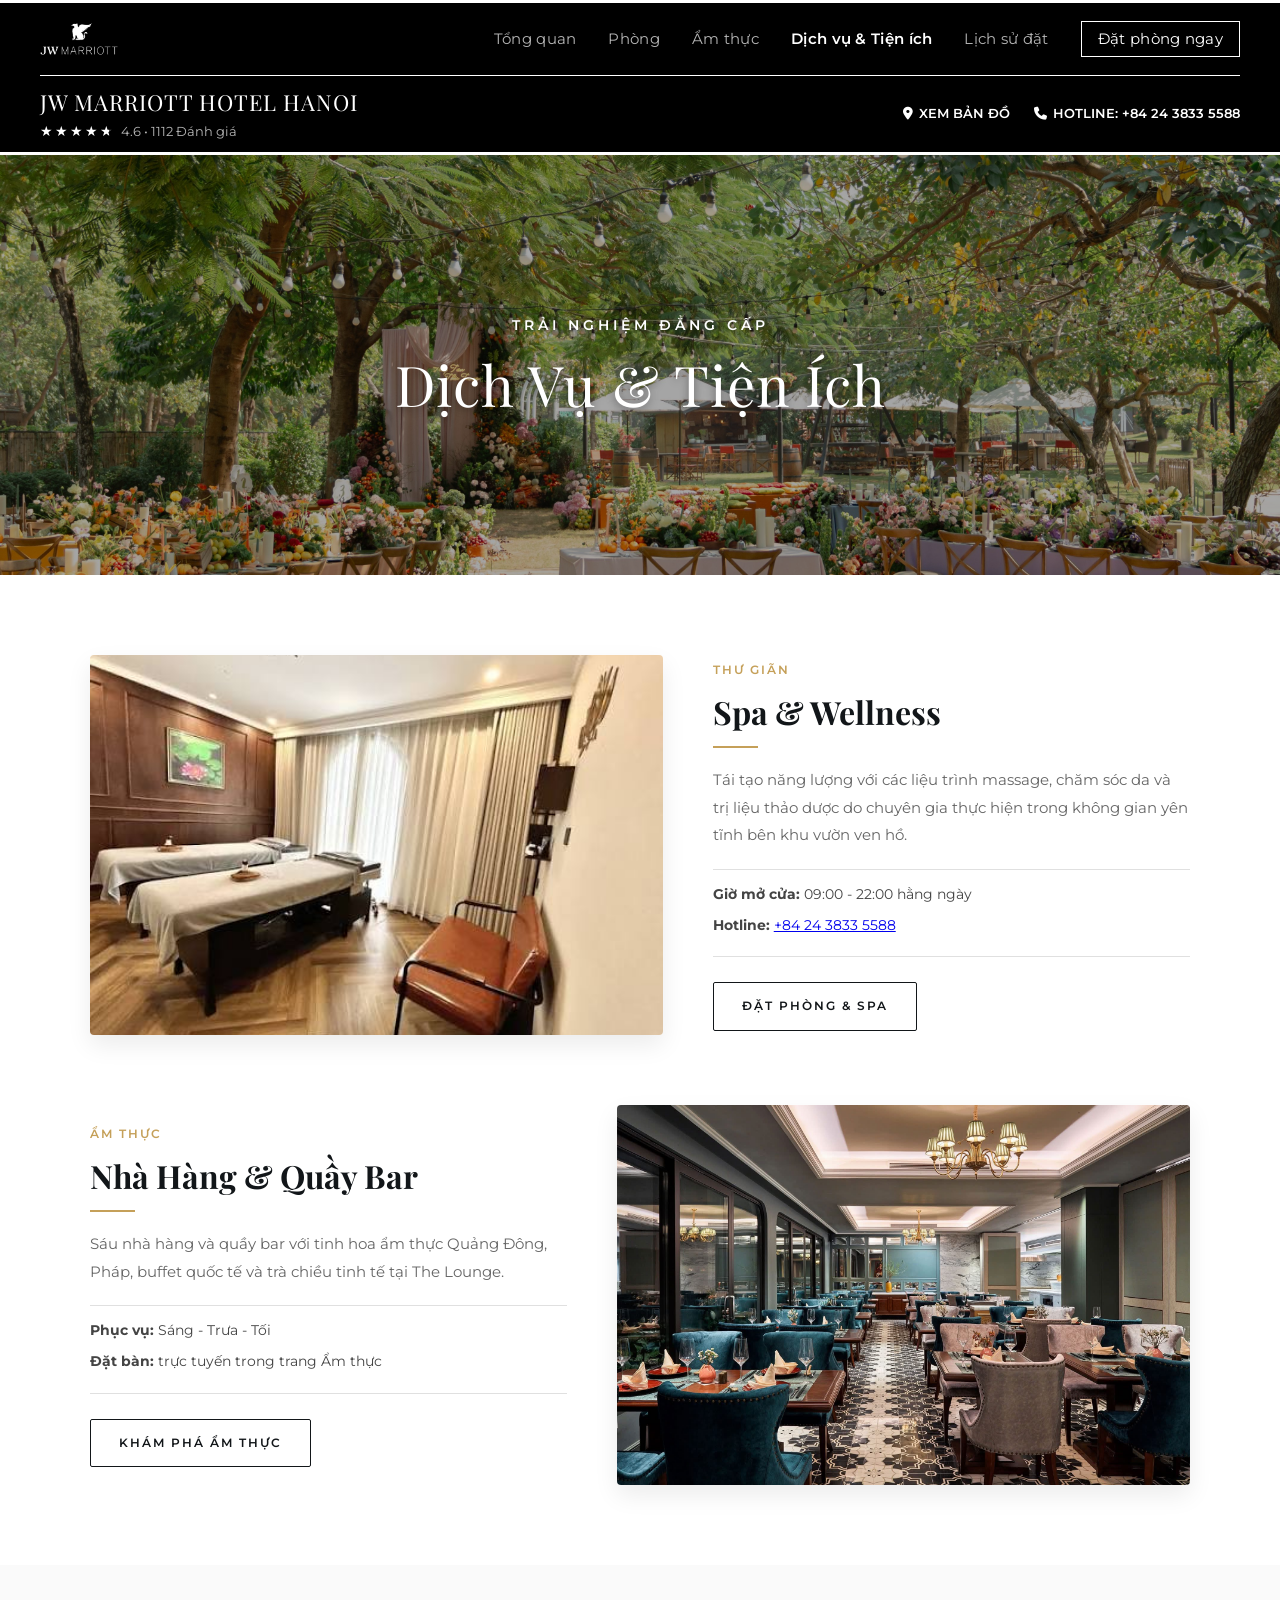
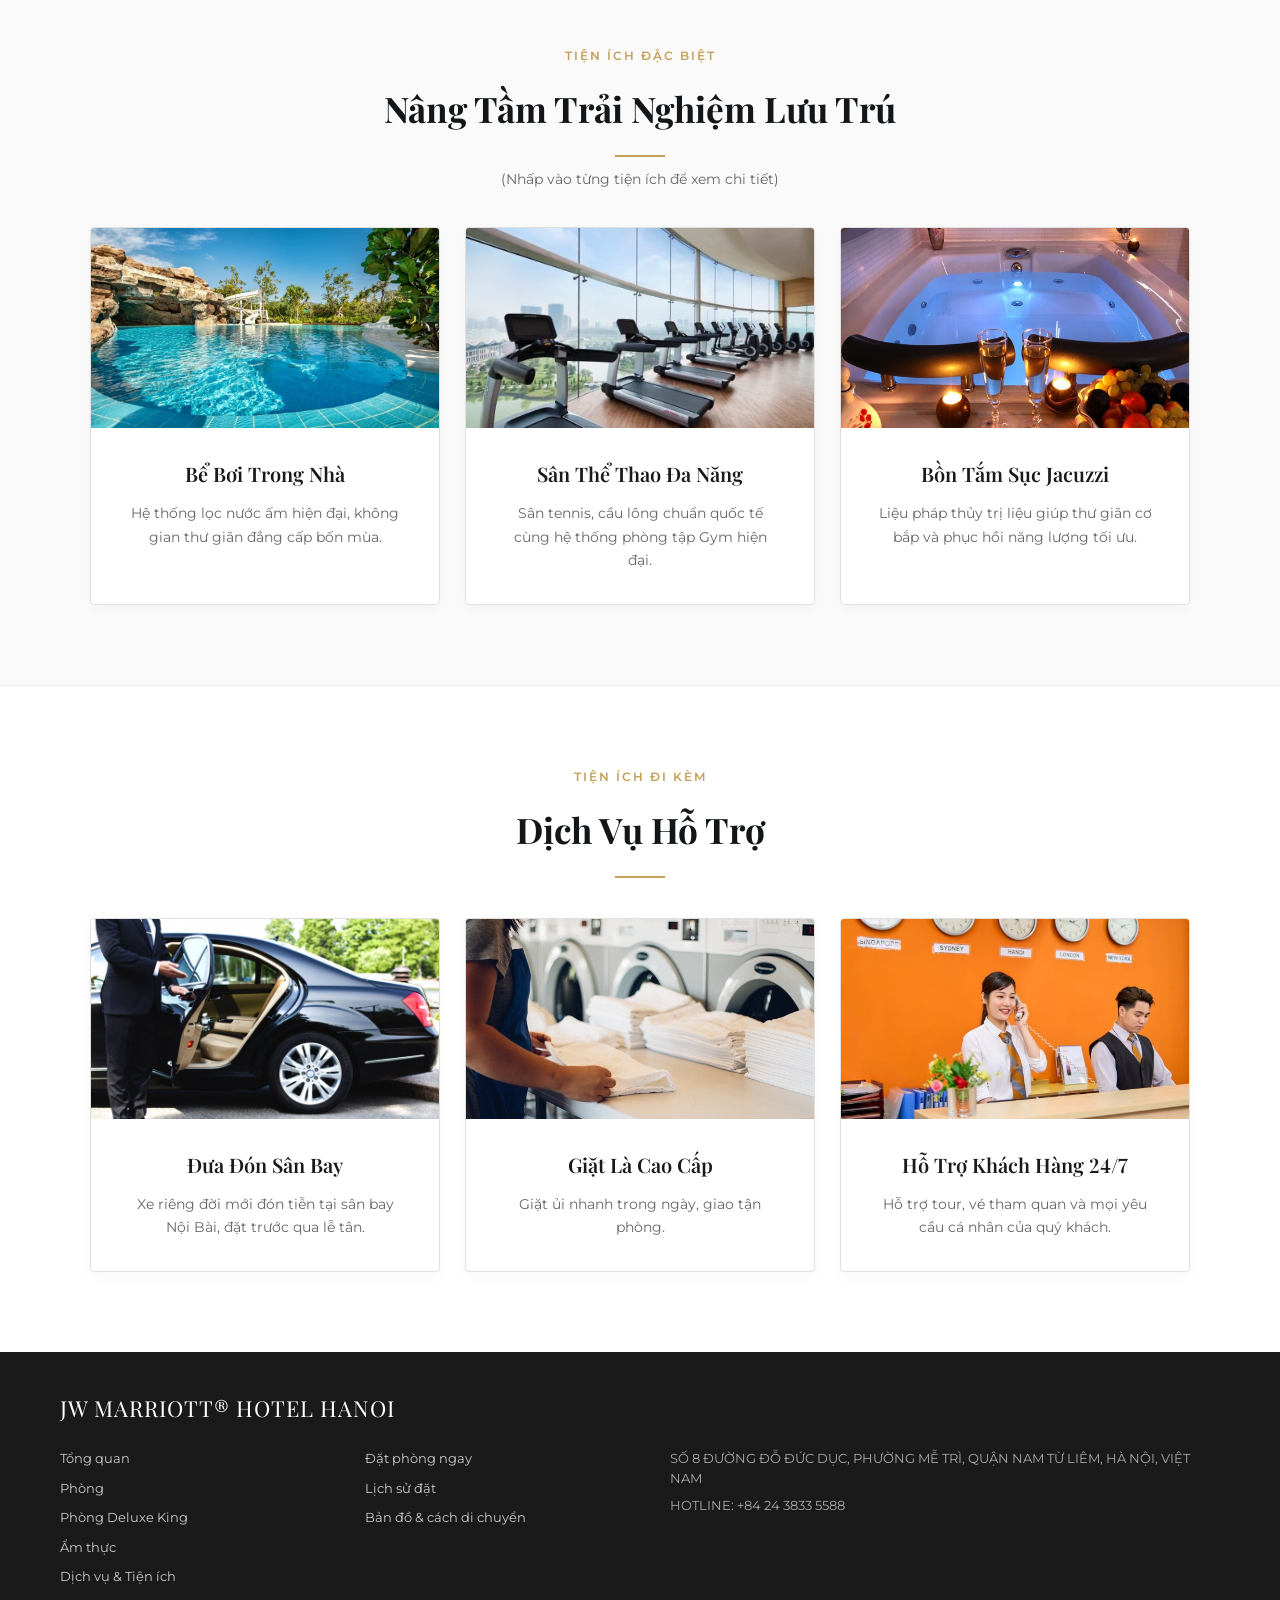
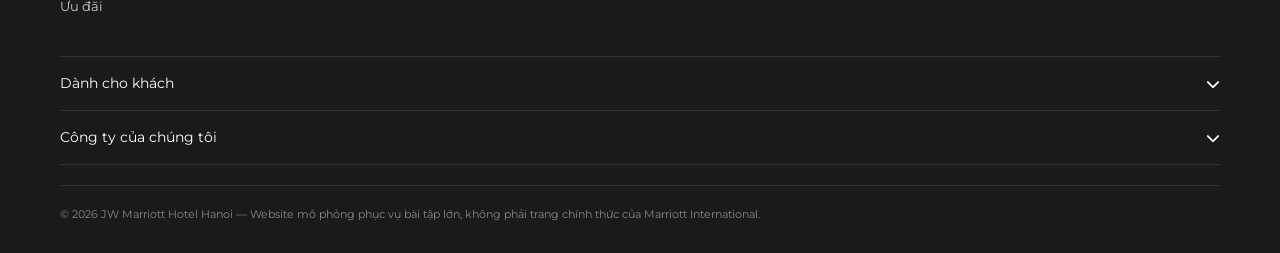
<file: services.html>
<!DOCTYPE html>
<html lang="vi">
<head>
  <meta charset="UTF-8">
  <meta name="viewport" content="width=device-width, initial-scale=1.0">
  <title>Dịch vụ &amp; Tiện ích - JW Marriott Hotel Hanoi</title>
<link rel="preconnect" href="https://fonts.googleapis.com">
<link rel="preconnect" href="https://fonts.gstatic.com" crossorigin>
<link href="https://fonts.googleapis.com/css2?family=Montserrat:wght@300;400;500;600;700&family=Playfair+Display:ital,wght@0,400;0,500;0,600;0,700;1,400&display=swap" rel="stylesheet">
<link rel="stylesheet" href="https://cdnjs.cloudflare.com/ajax/libs/font-awesome/6.4.0/css/all.min.css">
<link rel="stylesheet" href="css/site.css">
<link rel="stylesheet" href="css/services.css">
<link rel="icon" type="image/png" href="images/download.png">
</head>
<body>
<div class="jw-chrome"><header class="dark-header">
<div class="top-nav"><div class="header-logo"><a href="index.html"><img class="logo" alt="JW Marriott" src="images/header-logo.png"></a></div>
<button class="menu-toggle" aria-label="Menu">&#9776;</button>
<nav class="main-menu"><a href="index.html">Tổng quan</a><a href="rooms.html">Phòng</a><a href="cuisine.html">Ẩm thực</a><a href="services.html" class="active">Dịch vụ & Tiện ích</a><a href="history.html">Lịch sử đặt</a><a class="menu-cta" href="rooms.html">Đặt phòng ngay</a></nav></div>
<div class="sub-header"><div class="hotel-title-group"><h2>JW MARRIOTT HOTEL HANOI</h2>
<div class="rating"><span class="stars" role="img" aria-label="4,6 trên 5 sao">★★★★<span class="half">★</span></span><span class="review-count">4.6 • 1112 Đánh giá</span></div></div>
<div class="contact-links"><a href="index.html#ban-do"><i class="fa-solid fa-location-dot"></i> XEM BẢN ĐỒ</a><a href="tel:+842438335588"><i class="fa-solid fa-phone"></i> HOTLINE: +84 24 3833 5588</a></div></div>
</header></div>
<main>
    <section class="hotel-hero" style="background-image: url('images/san-vuon.png');">
      <div class="hotel-hero__overlay"></div>
      <div class="hotel-hero__content">
        <span class="hotel-hero__subtitle">TRẢI NGHIỆM ĐẲNG CẤP</span>
        <h1 class="hotel-hero__title">Dịch Vụ &amp; Tiện Ích</h1>
      </div>
    </section>

    <section class="hotel-section hotel-container">
      <article class="hotel-service-card">
        <div class="hotel-service-card__img-wrapper"><img src="images/spa.jpg" alt="Spa &amp; Wellness"></div>
        <div class="hotel-service-card__info">
          <span class="hotel-service-card__tag">THƯ GIÃN</span>
          <h2 class="hotel-service-card__title">Spa &amp; Wellness</h2>
          <div class="hotel-divider"></div>
          <p class="hotel-service-card__desc">Tái tạo năng lượng với các liệu trình massage, chăm sóc da và trị liệu thảo dược do chuyên gia thực hiện trong không gian yên tĩnh bên khu vườn ven hồ.</p>
          <div class="hotel-service-card__meta"><p><strong>Giờ mở cửa:</strong> 09:00 - 22:00 hằng ngày</p><p><strong>Hotline:</strong> <a href="tel:+842438335588">+84 24 3833 5588</a></p></div>
          <a href="rooms.html" class="btn-hotel">ĐẶT PHÒNG &amp; SPA</a>
        </div>
      </article>

      <article class="hotel-service-card hotel-service-card--reverse">
        <div class="hotel-service-card__img-wrapper"><img src="images/restaurant.jpg" alt="Nhà hàng"></div>
        <div class="hotel-service-card__info">
          <span class="hotel-service-card__tag">ẨM THỰC</span>
          <h2 class="hotel-service-card__title">Nhà Hàng &amp; Quầy Bar</h2>
          <div class="hotel-divider"></div>
          <p class="hotel-service-card__desc">Sáu nhà hàng và quầy bar với tinh hoa ẩm thực Quảng Đông, Pháp, buffet quốc tế và trà chiều tinh tế tại The Lounge.</p>
          <div class="hotel-service-card__meta"><p><strong>Phục vụ:</strong> Sáng - Trưa - Tối</p><p><strong>Đặt bàn:</strong> trực tuyến trong trang Ẩm thực</p></div>
          <a href="cuisine.html" class="btn-hotel">KHÁM PHÁ ẨM THỰC</a>
        </div>
      </article>
    </section>

    <!-- KHỐI 1: TIỆN ÍCH ĐẶC BIỆT -->
    <section class="hotel-amenities-bg">
      <div class="hotel-container">
        <div class="text-center">
          <span class="hotel-service-card__tag">TIỆN ÍCH ĐẶC BIỆT</span>
          <h2 class="hotel-section-title">Nâng Tầm Trải Nghiệm Lưu Trú</h2>
          <div class="hotel-divider-center" style="margin: 15px auto 10px;"></div>
          <p class="note-click-desc">(Nhấp vào từng tiện ích để xem chi tiết)</p>
        </div>

        <div class="hotel-grid-amenities">
          <div class="amenity-card" onclick="openServiceModal('Bể Bơi Trong Nhà', 'Hệ thống lọc nước ấm hiện đại, không gian thư giãn đẳng cấp bốn mùa.', 'Bể bơi nước ấm trong nhà sở hữu tầm nhìn panorama thoáng đãng hướng ra quang cảnh thành phố. Nhiệt độ nước luôn được duy trì ổn định quanh năm kết hợp hệ thống lọc ozone cao cấp đảm bảo an toàn tuyệt đối cho sức khỏe.')">
            <div class="amenity-card__img-box"><img src="images/amenity-pool.jpg" alt="Bể Bơi Trong Nhà"></div>
            <div class="amenity-card__content">
              <h3>Bể Bơi Trong Nhà</h3>
              <p>Hệ thống lọc nước ấm hiện đại, không gian thư giãn đẳng cấp bốn mùa.</p>
            </div>
          </div>

          <div class="amenity-card" onclick="openServiceModal('Sân Thể Thao Đa Năng & Gym', 'Sân tennis, cầu lông chuẩn quốc tế cùng hệ thống phòng tập Gym hiện đại.', 'Khu vực thể thao tích hợp đầy đủ trang thiết bị Technogym tiên tiến nhất hiện nay. Có huấn luyện viên cá nhân (PT) hướng dẫn chuyên nghiệp theo yêu cầu riêng của từng hội viên.')">
            <div class="amenity-card__img-box"><img src="images/amenity-sports.jpg" alt="Sân Thể Thao Đa Năng"></div>
            <div class="amenity-card__content">
              <h3>Sân Thể Thao Đa Năng</h3>
              <p>Sân tennis, cầu lông chuẩn quốc tế cùng hệ thống phòng tập Gym hiện đại.</p>
            </div>
          </div>

          <div class="amenity-card" onclick="openServiceModal('Bồn Tắm Sục Jacuzzi', 'Liệu pháp thủy trị liệu giúp thư giãn cơ bắp và phục hồi năng lượng tối ưu.', 'Hệ thống thủy lực thông minh với các tia nước massage áp lực cao giúp kích thích tuần hoàn máu, xua tan hoàn toàn căng thẳng và mang lại giấc ngủ sâu tuyệt vời sau ngày dài.')">
            <div class="amenity-card__img-box"><img src="images/amenity-jacuzzi.jpg" alt="Bồn Tắm Sục Jacuzzi"></div>
            <div class="amenity-card__content">
              <h3>Bồn Tắm Sục Jacuzzi</h3>
              <p>Liệu pháp thủy trị liệu giúp thư giãn cơ bắp và phục hồi năng lượng tối ưu.</p>
            </div>
          </div>
        </div>
      </div>
    </section>

    <!-- KHỐI 2: DỊCH VỤ HỖ TRỢ -->
    <section class="hotel-amenities-bg" style="background-color: #ffffff; border-top: 1px solid #eee;">
      <div class="hotel-container">
        <div class="text-center">
          <span class="hotel-service-card__tag">TIỆN ÍCH ĐI KÈM</span>
          <h2 class="hotel-section-title">Dịch Vụ Hỗ Trợ</h2>
          <div class="hotel-divider-center" style="margin: 15px auto 40px;"></div>
        </div>

        <div class="hotel-grid-amenities">
          <div class="amenity-card" onclick="openServiceModal('Đưa Đón Sân Bay', 'Dịch vụ xe sang trọng riêng biệt sẵn sàng phục vụ 24/7.', 'Đội ngũ tài xế chuyên nghiệp, thông thạo ngoại ngữ cùng các dòng xe hạng sang đời mới đón tiễn quý khách tại sân bay Nội Bài, đặt trước qua Lễ tân.')">
            <div class="amenity-card__img-box"><img src="images/amenity-car.jpg" alt="Đưa đón sân bay"></div>
            <div class="amenity-card__content">
              <h3>Đưa Đón Sân Bay</h3>
              <p>Xe riêng đời mới đón tiễn tại sân bay Nội Bài, đặt trước qua lễ tân.</p>
            </div>
          </div>

          <div class="amenity-card" onclick="openServiceModal('Giặt Là Cao Cấp', 'Dịch vụ chăm sóc trang phục chuyên nghiệp, giao ngay trong ngày.', 'Sử dụng công nghệ giặt khô tiên tiến và dung dịch giặt hữu cơ an toàn cho làn da cũng như các chất liệu vải cao cấp nhất. Nhận trang phục và hoàn trả tận phòng.')">
            <div class="amenity-card__img-box"><img src="images/amenity-laundry.jpg" alt="Giặt là"></div>
            <div class="amenity-card__content">
              <h3>Giặt Là Cao Cấp</h3>
              <p>Giặt ủi nhanh trong ngày, giao tận phòng.</p>
            </div>
          </div>

          <div class="amenity-card" onclick="openServiceModal('Hỗ Trợ Khách Hàng 24/7', 'Hỗ trợ đặt vé, tour du lịch và các yêu cầu cá nhân hóa 24/7.', 'Đội ngũ Lễ tân & Concierge chuyên nghiệp luôn túc trực 24/7 để hỗ trợ quý khách mọi dịch vụ từ đặt phòng, đặt vé máy bay, tư vấn tour tham quan đến chuẩn bị sự kiện cá nhân.')">
            <div class="amenity-card__img-box"><img src="images/amenity-concierge.jpg" alt="Hỗ trợ khách hàng"></div>
            <div class="amenity-card__content">
              <h3>Hỗ Trợ Khách Hàng 24/7</h3>
              <p>Hỗ trợ tour, vé tham quan và mọi yêu cầu cá nhân của quý khách.</p>
            </div>
          </div>
        </div>
      </div>
    </section>
  </main>

<!-- POPUP MODAL CHI TIẾT DỊCH VỤ -->
<div id="serviceModal" class="service-modal" onclick="closeServiceModal(event)">
  <div class="service-modal-content">
    <span class="service-modal-close" onclick="closeServiceModalDirect()">&times;</span>
    <h3 id="modalTitle" class="service-modal-title">Tiêu Đề Dịch Vụ</h3>
    <div class="modal-gold-line"></div>
    <p id="modalShortDesc" class="modal-short-desc"></p>
    <p id="modalDetailDesc" class="service-modal-desc"></p>
    <a href="rooms.html" class="btn-hotel" style="display: inline-block; text-align: center; text-decoration: none;">ĐẶT PHÒNG TRẢI NGHIỆM</a>
  </div>
</div>
<div class="jw-chrome"><footer class="main-dark-footer">
<div class="footer-hotel-info"><h2>JW MARRIOTT® HOTEL HANOI</h2><div class="info-grid">
<div class="links-col"><a href="index.html">Tổng quan</a><a href="rooms.html">Phòng</a><a href="room-detail.html?id=deluxe-king">Phòng Deluxe King</a><a href="cuisine.html">Ẩm thực</a><a href="services.html">Dịch vụ &amp; Tiện ích</a><a href="offers.html">Ưu đãi</a></div>
<div class="links-col"><a href="rooms.html">Đặt phòng ngay</a><a href="history.html">Lịch sử đặt</a><a href="index.html#ban-do">Bản đồ &amp; cách di chuyển</a></div>
<div class="address-col"><p>SỐ 8 ĐƯỜNG ĐỖ ĐỨC DỤC, PHƯỜNG MỄ TRÌ, QUẬN NAM TỪ LIÊM, HÀ NỘI, VIỆT NAM</p><p>HOTLINE: <a href="tel:+842438335588" style="color:inherit">+84 24 3833 5588</a></p></div></div></div>
<div class="footer-accordions">
<div class="acc-item"><button class="acc-head" type="button"><span>Dành cho khách</span><i class="fa-solid fa-chevron-down"></i></button><div class="acc-panel"><a href="rooms.html">Đặt phòng</a><a href="history.html">Lịch sử đặt</a><a href="cuisine.html">Đặt bàn nhà hàng</a><a href="services.html">Dịch vụ &amp; Tiện ích</a></div></div>
<div class="acc-item"><button class="acc-head" type="button"><span>Công ty của chúng tôi</span><i class="fa-solid fa-chevron-down"></i></button><div class="acc-panel"><a href="index.html">Về JW Marriott Hotel Hanoi</a><a href="https://www.marriott.com" target="_blank" rel="noopener">Marriott International</a></div></div></div>
<div class="footer-copyright"><p>© 2026 JW Marriott Hotel Hanoi — Website mô phỏng phục vụ bài tập lớn, không phải trang chính thức của Marriott International.</p></div>
</footer></div>

<!-- JAVASCRIPT POPUP MODAL -->
<script>
  function openServiceModal(title, shortDesc, detailDesc) {
    document.getElementById('modalTitle').innerText = title;
    document.getElementById('modalShortDesc').innerText = shortDesc;
    document.getElementById('modalDetailDesc').innerText = detailDesc;
    document.getElementById('serviceModal').classList.add('active');
  }

  function closeServiceModalDirect() {
    document.getElementById('serviceModal').classList.remove('active');
  }

  function closeServiceModal(event) {
    if (event.target.id === 'serviceModal') {
      closeServiceModalDirect();
    }
  }

  document.addEventListener('keydown', function (e) {
    if (e.key === 'Escape') {
      closeServiceModalDirect();
    }
  });
</script>

<script src="js/site.js"></script>
</body>
</html>
</file>
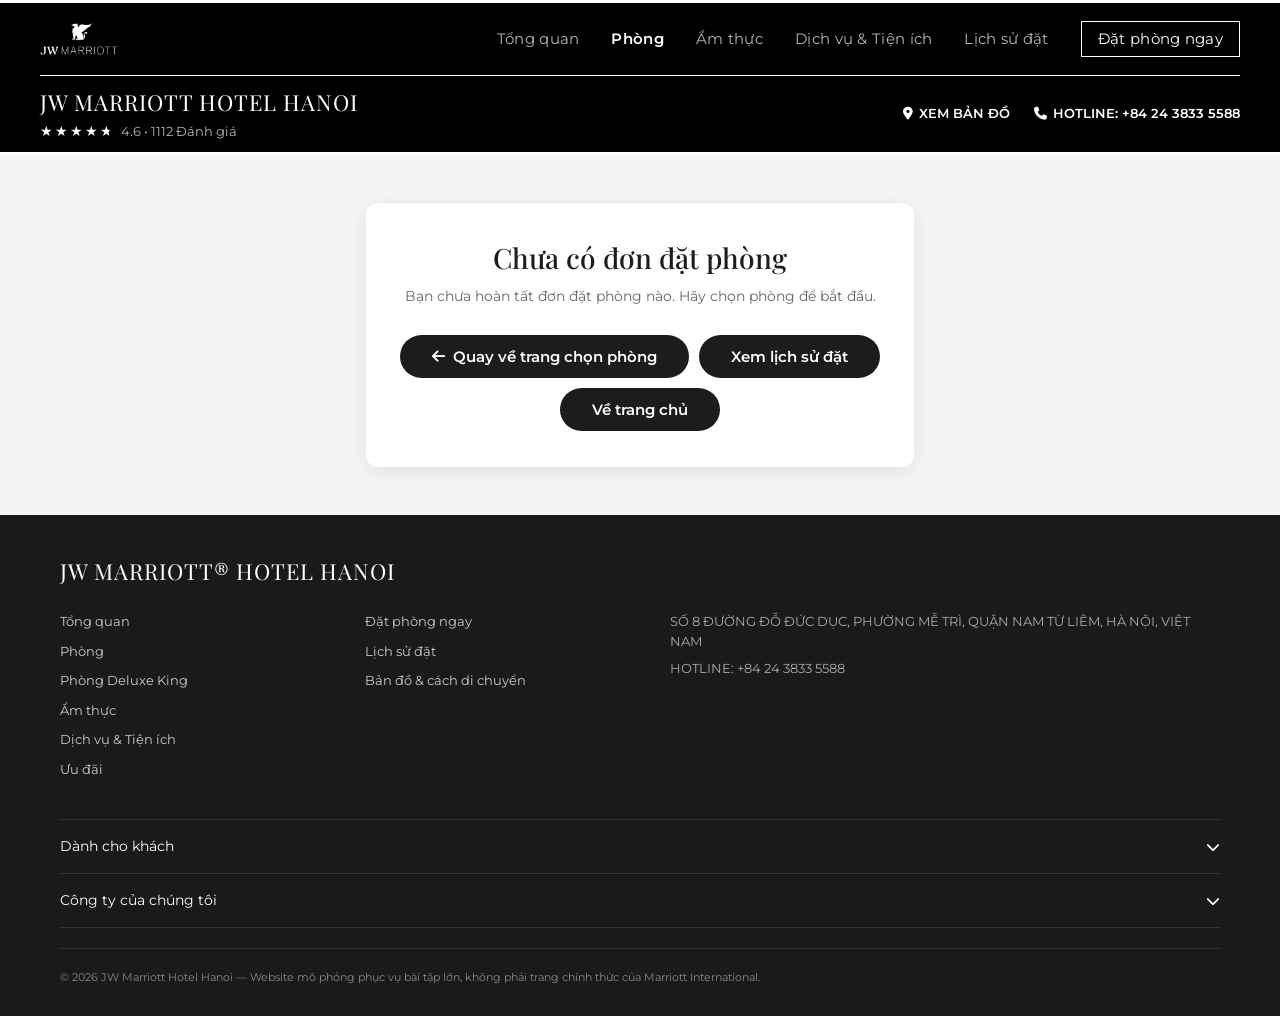
<file: success.html>
<!doctype html>
<html lang="vi">
  <head>
    <meta charset="UTF-8" />
    <meta name="viewport" content="width=device-width, initial-scale=1.0" />
    <link rel="icon" type="image/png" href="images/download.png" />
    <title>Đặt Phòng Thành Công - JW Marriott Hotel Hanoi</title>
<link rel="preconnect" href="https://fonts.googleapis.com">
<link rel="preconnect" href="https://fonts.gstatic.com" crossorigin>
<link href="https://fonts.googleapis.com/css2?family=Montserrat:wght@300;400;500;600;700&family=Playfair+Display:ital,wght@0,400;0,500;0,600;0,700;1,400&display=swap" rel="stylesheet">
    <link
      rel="stylesheet"
      href="https://cdnjs.cloudflare.com/ajax/libs/font-awesome/6.4.0/css/all.min.css"
    />
    <link rel="stylesheet" href="css/success.css" />
  <link rel="stylesheet" href="css/site.css">
<link rel="icon" type="image/png" href="images/download.png">
</head>
  <body>
<div class="jw-chrome"><header class="dark-header">
<div class="top-nav"><div class="header-logo"><a href="index.html"><img class="logo" alt="JW Marriott" src="images/header-logo.png"></a></div>
<button class="menu-toggle" aria-label="Menu">&#9776;</button>
<nav class="main-menu"><a href="index.html">Tổng quan</a><a href="rooms.html" class="active">Phòng</a><a href="cuisine.html">Ẩm thực</a><a href="services.html">Dịch vụ & Tiện ích</a><a href="history.html">Lịch sử đặt</a><a class="menu-cta" href="rooms.html">Đặt phòng ngay</a></nav></div>
<div class="sub-header"><div class="hotel-title-group"><h2>JW MARRIOTT HOTEL HANOI</h2>
<div class="rating"><span class="stars" role="img" aria-label="4,6 trên 5 sao">★★★★<span class="half">★</span></span><span class="review-count">4.6 • 1112 Đánh giá</span></div></div>
<div class="contact-links"><a href="index.html#ban-do"><i class="fa-solid fa-location-dot"></i> XEM BẢN ĐỒ</a><a href="tel:+842438335588"><i class="fa-solid fa-phone"></i> HOTLINE: +84 24 3833 5588</a></div></div>
</header></div>
<main class="success-container">
      <div class="success-card">
        <div class="success-icon">
          <i class="fa-solid fa-circle-check"></i>
        </div>
        <h2 class="success-title">Đặt Phòng Thành Công!</h2>
        <p class="success-subtitle">
          Cảm ơn bạn đã lựa chọn khách sạn của chúng tôi. Thông tin đặt phòng
          của bạn đã được lưu.
        </p>

        <div class="booking-details-box">
          <div class="details-header">
            <h3>Thông Tin Đặt Phòng</h3>
            <span class="booking-code" id="bookingCode">Mã đặt phòng: —</span>
          </div>
          <div class="details-body">
            <div class="detail-row">
              <span class="label">Khách hàng:</span>
              <span class="value" id="guestName">—</span>
            </div>
            <div class="detail-row">
              <span class="label">Email nhận xác nhận:</span>
              <span class="value" id="guestEmail">—</span>
            </div>
            <div class="detail-row">
              <span class="label">Số điện thoại:</span>
              <span class="value" id="guestPhone">—</span>
            </div>
            <div class="detail-row">
              <span class="label" id="roomTitleLabel">Loại phòng:</span>
              <span class="value highlight" id="roomTitle">—</span>
            </div>
            <div class="detail-row" id="serviceRow" hidden>
              <span class="label">Dịch vụ:</span>
              <span class="value" id="serviceInfo">—</span>
            </div>
            <div class="detail-row">
              <span class="label">Thời gian lưu trú:</span>
              <span class="value" id="stayDates">—</span>
            </div>
            <div class="detail-row">
              <span class="label">Số khách:</span>
              <span class="value" id="guestCount">—</span>
            </div>
            <div class="detail-row" id="pricePerPersonRow" hidden>
              <span class="label">Giá mỗi người:</span>
              <span class="value" id="pricePerPerson">—</span>
            </div>
            <div class="detail-row total-row">
              <span class="label">Tổng chi phí:</span>
              <span class="value price" id="totalPrice">—</span>
            </div>
          </div>
        </div>

        <div class="action-box">
          <a href="rooms.html" class="btn-back">
            <i class="fa-solid fa-arrow-left"></i> Quay về trang chọn phòng</a> <a href="history.html" class="btn-back">Xem lịch sử đặt</a> <a href="index.html" class="btn-back">Về trang chủ
          </a>
        </div>
      </div>
    </main>

    <script>
      document.addEventListener("DOMContentLoaded", () => {
        try {
          const order = JSON.parse(localStorage.getItem("lastOrder") || "null");
          if (!order) {
            // Mở trang trực tiếp khi chưa đặt gì
            document.querySelector(".success-title").textContent = "Chưa có đơn đặt phòng";
            document.querySelector(".success-subtitle").textContent =
              "Bạn chưa hoàn tất đơn đặt phòng nào. Hãy chọn phòng để bắt đầu.";
            document.querySelector(".success-icon").style.display = "none";
            document.querySelector(".booking-details-box").style.display = "none";
            return;
          }
          if (order.type === "table") {
            document.getElementById("roomTitleLabel").textContent = "Nhà hàng:";
            document.querySelector(".success-title").textContent = "Đặt Bàn Thành Công!";
            const parts = [order.packageName, ...(order.serviceDetails || [])].filter(Boolean);
            if (parts.length) {
              document.getElementById("serviceInfo").textContent = parts.join(" · ");
              document.getElementById("serviceRow").hidden = false;
            }
          }
          if (order.pricePerPerson) {
            document.getElementById("pricePerPersonRow").hidden = false;
          }

          const values = {
            bookingCode: order.bookingCode
              ? `Mã đặt phòng: #${order.bookingCode}`
              : "Mã đặt phòng: —",
            guestName: order.guestName,
            guestEmail: order.email,
            guestPhone: order.phone,
            roomTitle: order.roomTitle,
            guestCount:
              order.guests ||
              (order.guestCount ? `${order.guestCount} khách` : "—"),
            pricePerPerson: order.pricePerPerson
              ? `${order.pricePerPerson} USD / người`
              : "—",
            stayDates: order.stayDates,
            totalPrice: order.totalPrice,
          };

          Object.entries(values).forEach(([id, value]) => {
            const element = document.getElementById(id);
            if (element && value) element.textContent = value;
          });
        } catch (error) {
          console.error("Không thể đọc thông tin đặt phòng:", error);
        }
      });
    </script>
  <div class="jw-chrome"><footer class="main-dark-footer">
<div class="footer-hotel-info"><h2>JW MARRIOTT® HOTEL HANOI</h2><div class="info-grid">
<div class="links-col"><a href="index.html">Tổng quan</a><a href="rooms.html">Phòng</a><a href="room-detail.html?id=deluxe-king">Phòng Deluxe King</a><a href="cuisine.html">Ẩm thực</a><a href="services.html">Dịch vụ &amp; Tiện ích</a><a href="offers.html">Ưu đãi</a></div>
<div class="links-col"><a href="rooms.html">Đặt phòng ngay</a><a href="history.html">Lịch sử đặt</a><a href="index.html#ban-do">Bản đồ &amp; cách di chuyển</a></div>
<div class="address-col"><p>SỐ 8 ĐƯỜNG ĐỖ ĐỨC DỤC, PHƯỜNG MỄ TRÌ, QUẬN NAM TỪ LIÊM, HÀ NỘI, VIỆT NAM</p><p>HOTLINE: <a href="tel:+842438335588" style="color:inherit">+84 24 3833 5588</a></p></div></div></div>
<div class="footer-accordions">
<div class="acc-item"><button class="acc-head" type="button"><span>Dành cho khách</span><i class="fa-solid fa-chevron-down"></i></button><div class="acc-panel"><a href="rooms.html">Đặt phòng</a><a href="history.html">Lịch sử đặt</a><a href="cuisine.html">Đặt bàn nhà hàng</a><a href="services.html">Dịch vụ &amp; Tiện ích</a></div></div>
<div class="acc-item"><button class="acc-head" type="button"><span>Công ty của chúng tôi</span><i class="fa-solid fa-chevron-down"></i></button><div class="acc-panel"><a href="index.html">Về JW Marriott Hotel Hanoi</a><a href="https://www.marriott.com" target="_blank" rel="noopener">Marriott International</a></div></div></div>
<div class="footer-copyright"><p>© 2026 JW Marriott Hotel Hanoi — Website mô phỏng phục vụ bài tập lớn, không phải trang chính thức của Marriott International.</p></div>
</footer></div>
<script src="js/site.js"></script>
</body>
</html>
</file>
<file: css/site.css>
/* ===== Header & footer dùng chung — theo giao diện trang Ẩm thực ===== */
body{margin:0}
.jw-chrome,.jw-chrome *{box-sizing:border-box;margin:0;padding:0;font-family:var(--font-body);line-height:1.5;text-align:left}
.jw-chrome a{text-decoration:none}
.jw-chrome .dark-header{background:#000;border-top:3px solid #fff;border-bottom:3px solid #fff;padding:10px 40px;position:relative;z-index:2000}
.jw-chrome .top-nav{max-width:1350px;margin:0 auto;display:flex;justify-content:space-between;align-items:center;border-bottom:1px solid #fff;padding-bottom:10px}
.jw-chrome .header-logo{display:flex;align-items:center}
.jw-chrome .header-logo a{display:inline-block}
.jw-chrome .header-logo .logo{height:52px;width:auto;display:block;object-fit:contain}
.jw-chrome .main-menu{display:flex;align-items:center;gap:32px}
.jw-chrome .main-menu a{color:#b5b5b5;font-size:15px;font-weight:400;letter-spacing:.3px;transition:all .2s ease}
.jw-chrome .main-menu a:hover,.jw-chrome .main-menu a.active{color:#fff;font-weight:600}
.jw-chrome .main-menu a.menu-cta{border:1px solid #fff;color:#fff;padding:6px 16px}
.jw-chrome .main-menu a.menu-cta:hover{background:#fff;color:#000}
.jw-chrome .menu-toggle{display:none;background:none;border:1px solid #fff;color:#fff;font-size:20px;padding:2px 12px;cursor:pointer}
.jw-chrome .sub-header{max-width:1350px;margin:0 auto;display:flex;justify-content:space-between;align-items:center;padding-top:10px}
.jw-chrome .hotel-title-group{display:flex;flex-direction:column}
.jw-chrome .hotel-title-group h2{font-family:var(--font-heading);font-size:22px;font-weight:400;color:#fff;letter-spacing:1px}
.jw-chrome .rating{font-size:13px;color:#fff;margin-top:2px;display:flex;align-items:center;gap:6px}
.jw-chrome .rating .stars{color:#fff;letter-spacing:2px;font-size:14px;line-height:1}
.jw-chrome .rating .stars .half{background:linear-gradient(90deg,#fff 60%,#5a5a5a 60%);-webkit-background-clip:text;background-clip:text;color:transparent;-webkit-text-fill-color:transparent}
.jw-chrome .review-count{color:#b5b5b5}
.jw-chrome .contact-links{display:flex;align-items:center;gap:24px;font-size:13px}
.jw-chrome .contact-links a{color:#fff;font-weight:600;display:flex;align-items:center;gap:6px}
.jw-chrome .contact-links a:hover{text-decoration:underline}
.jw-chrome i{font-family:"Font Awesome 6 Free","Font Awesome 6 Brands"}
.jw-chrome .fa-brands{font-family:"Font Awesome 6 Brands"}
@media(max-width:900px){
 .jw-chrome .dark-header{padding:10px 16px}
 .jw-chrome .menu-toggle{display:block}
 .jw-chrome .main-menu{display:none;position:absolute;left:0;right:0;top:78px;background:#000;flex-direction:column;align-items:stretch;gap:0;padding:6px 16px 16px;border-bottom:3px solid #fff}
 .jw-chrome .main-menu.open{display:flex}
 .jw-chrome .main-menu a{padding:12px 0;border-bottom:1px solid #222}
 .jw-chrome .main-menu a.menu-cta{text-align:center;margin-top:10px}
 .jw-chrome .sub-header{flex-direction:column;align-items:flex-start;gap:8px}
 .jw-chrome .hotel-title-group h2{font-size:18px}
}
.jw-chrome .main-dark-footer{background:#1a1a1a;color:#fff;padding:40px 60px 30px}
.jw-chrome .bonvoy-app-banner{display:flex;align-items:center;gap:20px;padding-bottom:30px;border-bottom:1px solid #333;margin-bottom:30px}
.jw-chrome .bonvoy-logo{border:1px solid #fff;padding:4px 12px;font-weight:bold;letter-spacing:2px;font-size:12px}
.jw-chrome .bonvoy-text{font-size:14px;cursor:pointer}
.jw-chrome .footer-hotel-info h2{font-family:var(--font-heading);font-size:22px;font-weight:300;margin-bottom:24px;letter-spacing:1px}
.jw-chrome .info-grid{display:grid;grid-template-columns:1fr 1fr 2fr;gap:30px;font-size:13px;margin-bottom:30px}
.jw-chrome .links-col a{display:block;color:#ccc;margin-bottom:10px;transition:color .2s}
.jw-chrome .links-col a:hover{color:#fff}
.jw-chrome .address-col p{color:#aaa;margin-bottom:8px}
.jw-chrome .social-follow{display:flex;align-items:center;gap:16px;padding-bottom:24px;border-bottom:1px solid #333;font-size:13px}
.jw-chrome .social-follow a{color:#fff;font-size:16px}
.jw-chrome .footer-accordions{margin:20px 0;border-bottom:1px solid #333}
.jw-chrome .acc-item{border-top:1px solid #333;font-size:14px}
.jw-chrome .acc-head{display:flex;justify-content:space-between;align-items:center;width:100%;background:none;border:0;color:#fff;padding:16px 0;font-size:14px;cursor:pointer}
.jw-chrome .acc-panel{display:none;padding:0 0 14px;font-size:13px}
.jw-chrome .acc-panel a{display:block;color:#ccc;margin-bottom:8px}
.jw-chrome .acc-panel a:hover{color:#fff}
.jw-chrome .acc-item.open .acc-panel{display:block}
.jw-chrome .acc-item.open .fa-chevron-down{transform:rotate(180deg)}
.jw-chrome .footer-bottom-social{display:flex;align-items:center;gap:18px;margin-bottom:24px;font-size:14px}
.jw-chrome .footer-copyright{font-size:11px;color:#888;border-top:1px solid #333;padding-top:20px;line-height:1.6}
.jw-chrome .footer-legal-links{display:flex;flex-wrap:wrap;gap:14px;margin-top:10px}
.jw-chrome .footer-legal-links a{color:#888}
.jw-chrome .footer-legal-links a:hover{text-decoration:underline}
@media(max-width:800px){.jw-chrome .main-dark-footer{padding:30px 20px}.jw-chrome .info-grid{grid-template-columns:1fr}}

/* Lối tắt khám phá ở trang chủ */
.explore{max-width:1200px;margin:70px auto 20px;padding:0 24px;font-family:var(--jw-body)}
.explore h2{font-family:var(--jw-head);text-align:center;font-size:1.9rem;letter-spacing:2px;margin:0 0 6px}
.explore .explore__sub{text-align:center;color:#777;margin:0 0 30px}
.explore__grid{display:grid;grid-template-columns:repeat(3,1fr);gap:22px}
.explore__card{position:relative;display:block;height:300px;overflow:hidden;color:#fff;text-decoration:none}
.explore__card img{width:100%;height:100%;object-fit:cover;transition:transform .6s}
.explore__card:hover img{transform:scale(1.07)}
.explore__card::after{content:"";position:absolute;inset:0;background:linear-gradient(transparent 35%,rgba(0,0,0,.7))}
.explore__card div{position:absolute;left:22px;bottom:20px;z-index:1}
.explore__card strong{display:block;font-family:var(--jw-head);font-size:1.4rem;letter-spacing:1px}
.explore__card span{font-size:.8rem;letter-spacing:1px;text-transform:uppercase;color:var(--jw-gold)}
@media(max-width:800px){.explore__grid{grid-template-columns:1fr}}

/* ===== Hiệu ứng chuyển trang ===== */
/* chỉ dùng opacity (không dùng transform trên body để không làm lệch các phần tử position: fixed) */
body { animation: jwPageIn 0.45s ease both; }
@keyframes jwPageIn { from { opacity: 0; } to { opacity: 1; } }
body.page-leaving { opacity: 0; transition: opacity 0.28s ease; }

.page-loader {
  position: fixed;
  inset: 0;
  z-index: 5000;
  display: flex;
  align-items: center;
  justify-content: center;
  background: rgba(255, 255, 255, 0.92);
  backdrop-filter: blur(4px);
  opacity: 0;
  visibility: hidden;
  transition: opacity 0.3s ease, visibility 0.3s;
}
.page-loader.show { opacity: 1; visibility: visible; }
.page-loader__box { text-align: center; color: #1c1c1c; font-family: var(--font-body); }
.page-loader__box p { margin: 16px 0 0; font-size: 15px; letter-spacing: 0.5px; }
.page-loader__spinner {
  display: inline-block;
  width: 44px;
  height: 44px;
  border: 3px solid #e5e5e5;
  border-top-color: #c5a059;
  border-radius: 50%;
  animation: jwSpin 0.8s linear infinite;
}
@keyframes jwSpin { to { transform: rotate(360deg); } }

@media (prefers-reduced-motion: reduce) {
  body { animation: none; }
}

/* ===== FONT DÙNG CHUNG CHO CẢ WEBSITE =====
   Tiêu đề: Playfair Display (có chân, sang trọng)
   Nội dung: Montserrat (rõ ràng, dễ đọc)
   Muốn đổi font cả web chỉ cần sửa 2 dòng --font-heading và --font-body. */
:root {
  --font-heading: "Playfair Display", Georgia, "Times New Roman", serif;
  --font-body: "Montserrat", -apple-system, "Segoe UI", Roboto, Arial, sans-serif;
  /* tên cũ vẫn giữ để các file CSS đang dùng không bị lỗi */
  --jw-head: var(--font-heading);
  --jw-body: var(--font-body);
  --h-head: var(--font-heading);
  --h-body: var(--font-body);
}
body {
  font-family: var(--font-body);
  /* Playfair mặc định dùng số kiểu cổ (nhấp nhô) -> chuyển sang số thẳng hàng cho giá tiền, ngày tháng */
  font-variant-numeric: lining-nums;
}
/* nút, ô nhập mặc định không kế thừa font -> ép kế thừa */
button, input, select, textarea { font-family: inherit; }
</file>
<file: css/home.css>
/* =========================================================
   HOME.CSS - GIAO DIỆN TỔNG QUAN CHUẨN SANG TRỌNG JW MARRIOTT
   ========================================================= */

:root {
  --gold-primary: #c5a059;
  --gold-hover: #d4b26f;
  --bg-dark: #121619;
  --bg-card-dark: #181d20;
  --text-dark: #2b2b2b;
  --text-muted: #666666;
  --font-serif: 'Playfair Display', Georgia, serif;
  --font-sans: 'Montserrat', sans-serif;
  --transition-smooth: all 0.35s cubic-bezier(0.25, 0.8, 0.25, 1);
}

/* 1. HERO BANNER */
.hero-section {
  position: relative;
  height: 75vh;
  min-height: 520px;
  overflow: hidden;
}

.hero-section img.anhkhachsan1 {
  width: 100%;
  height: 100%;
  object-fit: cover;
  filter: brightness(0.72);
  transform: scale(1.02);
  transition: transform 6s ease;
}

.hero-section:hover img.anhkhachsan1 {
  transform: scale(1.06);
}

.hero-overlay {
  position: absolute;
  inset: 0;
  background: linear-gradient(180deg, rgba(18,22,25,0.35) 0%, rgba(18,22,25,0.85) 100%);
  display: flex;
  flex-direction: column;
  justify-content: center;
  align-items: center;
  text-align: center;
  padding: 0 20px 60px;
  color: #ffffff;
}

.hero-subtitle {
  color: var(--gold-primary);
  font-size: 0.85rem;
  font-weight: 600;
  letter-spacing: 3px;
  text-transform: uppercase;
  margin-bottom: 14px;
}

.hero-title {
  font-family: var(--font-serif) !important;
  font-size: clamp(2rem, 3.8vw, 3.2rem);
  font-weight: 600;
  letter-spacing: 1.5px;
  margin: 0 0 16px;
  max-width: 920px;
  line-height: 1.25;
}

.hero-desc {
  max-width: 750px;
  font-size: 0.98rem;
  color: rgba(255, 255, 255, 0.88);
  font-weight: 300;
  line-height: 1.8;
  margin: 0;
}

/* 2. THANH TÌM KIẾM ĐẶT PHÒNG MARRIOTT */
.marriott-search-container {
  max-width: 1140px;
  margin: -50px auto 60px;
  position: relative;
  z-index: 100;
  padding: 0 20px;
}

.marriott-search-bar {
  background: #ffffff;
  border-radius: 8px;
  box-shadow: 0 15px 35px rgba(0, 0, 0, 0.18);
  display: flex;
  align-items: center;
  padding: 10px;
  gap: 8px;
  border: 1px solid #e0e0e0;
}

.search-field {
  flex: 1;
  display: flex;
  flex-direction: column;
  padding: 8px 14px;
  border-right: 1px solid #eeeeee;
  position: relative;
}

.search-field:last-of-type {
  border-right: none;
}

.search-field .field-label {
  font-size: 0.7rem;
  font-weight: 700;
  text-transform: uppercase;
  letter-spacing: 0.8px;
  color: #1a1a1a;
  margin-bottom: 4px;
}

.search-field .field-value {
  font-size: 0.9rem;
  font-weight: 500;
  color: #2c2c2c;
  display: flex;
  align-items: center;
  gap: 8px;
}

.search-field .field-value i {
  color: var(--gold-primary);
  font-size: 0.95rem;
}

.date-input {
  border: none;
  outline: none;
  background: transparent;
  font-family: inherit;
  font-size: 0.85rem;
  font-weight: 500;
  color: #2c2c2c;
  width: 125px;
  cursor: pointer;
}

.date-sep {
  color: #999;
}

.search-field select,
.search-field input[type="text"] {
  border: none;
  outline: none;
  background: transparent;
  font-family: inherit;
  font-size: 0.88rem;
  font-weight: 500;
  color: #2c2c2c;
  width: 100%;
  cursor: pointer;
}

.btn-marriott-search {
  background-color: var(--bg-dark);
  color: #ffffff;
  border: none;
  border-radius: 4px;
  padding: 16px 28px;
  font-size: 0.88rem;
  font-weight: 600;
  letter-spacing: 1px;
  text-transform: uppercase;
  cursor: pointer;
  transition: var(--transition-smooth);
  white-space: nowrap;
}

.btn-marriott-search:hover {
  background-color: var(--gold-primary);
  color: #000000;
}

/* DROPDOWN CHỌN KHÁCH */
.guests-dropdown {
  position: absolute;
  top: calc(100% + 12px);
  left: 0;
  background: #ffffff;
  border-radius: 6px;
  box-shadow: 0 10px 25px rgba(0, 0, 0, 0.15);
  padding: 18px;
  width: 240px;
  display: none;
  z-index: 200;
  border: 1px solid #ddd;
}

.guests-dropdown.active {
  display: block;
}

.counter-row {
  display: flex;
  justify-content: space-between;
  align-items: center;
  margin-bottom: 12px;
  font-size: 0.88rem;
}

.counter-row:last-child {
  margin-bottom: 0;
}

.counter-btn-group {
  display: flex;
  align-items: center;
  gap: 10px;
}

.counter-btn-group button {
  width: 28px;
  height: 28px;
  border-radius: 50%;
  border: 1px solid #ccc;
  background: #ffffff;
  cursor: pointer;
  font-weight: bold;
}

/* 3. CAM KẾT (COMMITMENT) */
.commitment-card {
  background-color: var(--bg-card-dark);
  color: #ffffff;
  max-width: 1100px;
  margin: 0 auto 80px;
  padding: 35px 45px;
  border-left: 4px solid var(--gold-primary);
  border-radius: 4px;
  box-shadow: 0 12px 30px rgba(0,0,0,0.18);
}

.commitment-title {
  font-family: var(--font-serif) !important;
  font-size: 1.45rem;
  color: var(--gold-primary);
  display: block;
  margin-bottom: 10px;
  letter-spacing: 0.5px;
}

.commitment-text {
  color: #d1d5db;
  font-size: 0.95rem;
  line-height: 1.8;
  margin: 0;
}

/* 4. GIỚI THIỆU KHÔNG GIAN (INTRO GRID) */
.intro-grid-container {
  max-width: 1140px;
  margin: 0 auto 90px;
  padding: 0 20px;
  display: flex;
  flex-direction: column;
  gap: 75px;
}

.intro-row {
  display: grid;
  grid-template-columns: 1fr 1fr;
  gap: 50px;
  align-items: center;
}

.intro-img-box img {
  width: 100%;
  height: 380px;
  object-fit: cover;
  border-radius: 6px;
  box-shadow: 0 10px 25px rgba(0,0,0,0.12);
  transition: var(--transition-smooth);
}

.intro-img-box img:hover {
  transform: translateY(-5px);
  box-shadow: 0 15px 30px rgba(0,0,0,0.2);
}

.intro-text-box h3,
.intro-text-box h4,
.intro-text-box h5 {
  font-family: var(--font-serif) !important;
  font-size: 1.8rem;
  color: var(--text-dark);
  line-height: 1.3;
  margin: 0 0 18px;
}

.intro-text-box h3::after,
.intro-text-box h4::after,
.intro-text-box h5::after {
  content: '';
  display: block;
  width: 45px;
  height: 2px;
  background-color: var(--gold-primary);
  margin-top: 12px;
}

.intro-text-box p {
  color: var(--text-muted);
  font-size: 0.96rem;
  line-height: 1.8;
  margin: 0;
}

/* 5. GIẢI THƯỞNG (AWARDS) */
.awards-section {
  background-color: #f2f5f8;
  padding: 80px 20px;
  margin-bottom: 90px;
}

.awards-wrapper {
  max-width: 1140px;
  margin: 0 auto;
  display: grid;
  grid-template-columns: repeat(auto-fit, minmax(320px, 1fr));
  gap: 30px;
}

.award-card {
  background-color: #ffffff;
  padding: 40px 30px;
  border-radius: 6px;
  box-shadow: 0 5px 20px rgba(0,0,0,0.05);
  border-top: 3px solid var(--gold-primary);
  transition: var(--transition-smooth);
}

.award-card:hover {
  transform: translateY(-6px);
  box-shadow: 0 12px 30px rgba(0,0,0,0.1);
}

.award-title {
  font-family: var(--font-serif) !important;
  font-size: 1.15rem;
  color: var(--text-dark);
  letter-spacing: 0.8px;
  margin: 0 0 14px;
  line-height: 1.4;
}

.award-divider {
  width: 40px;
  height: 2px;
  background-color: var(--gold-primary);
  margin-bottom: 14px;
}

.award-desc {
  color: var(--text-muted);
  font-size: 0.92rem;
  line-height: 1.7;
  margin: 0;
}

/* 6. KHÁM PHÁ (EXPLORE GRID) */
.explore-section {
  max-width: 1140px;
  margin: 0 auto 90px;
  padding: 0 20px;
  text-align: center;
}

.explore-title {
  font-family: var(--font-serif) !important;
  font-size: 2.2rem;
  letter-spacing: 1.5px;
  margin: 0 0 8px;
}

.explore-subtitle {
  color: var(--text-muted);
  font-size: 0.98rem;
  margin: 0 0 40px;
}

.explore-grid {
  display: grid;
  grid-template-columns: repeat(auto-fit, minmax(300px, 1fr));
  gap: 25px;
}

.explore-card {
  position: relative;
  height: 350px;
  border-radius: 6px;
  overflow: hidden;
  display: block;
  text-decoration: none;
}

.explore-card img {
  width: 100%;
  height: 100%;
  object-fit: cover;
  transition: transform 0.6s ease;
}

.explore-content {
  position: absolute;
  inset: 0;
  background: linear-gradient(180deg, rgba(0,0,0,0.1) 40%, rgba(0,0,0,0.85) 100%);
  display: flex;
  flex-direction: column;
  justify-content: flex-end;
  padding: 30px;
  text-align: left;
  color: #ffffff;
}

.explore-content strong {
  font-family: var(--font-serif) !important;
  font-size: 1.35rem;
  margin-bottom: 6px;
}

.explore-content span {
  font-size: 0.88rem;
  color: var(--gold-primary);
  font-weight: 500;
}

.explore-card:hover img {
  transform: scale(1.08);
}

/* 7. ĐỊA ĐIỂM & BẢN ĐỒ (LUXURY CARD) */
.location-card-section {
  max-width: 1140px;
  margin: 0 auto 90px;
  padding: 0 20px;
}

.location-card-inner {
  background: var(--bg-card-dark);
  border: 1px solid rgba(197, 160, 89, 0.3);
  border-radius: 12px;
  padding: 45px;
  box-shadow: 0 20px 40px rgba(0, 0, 0, 0.25);
  display: grid;
  grid-template-columns: 1fr 1.1fr;
  gap: 40px;
  align-items: center;
}

.location-tag {
  color: var(--gold-primary);
  font-size: 0.78rem;
  font-weight: 700;
  letter-spacing: 2px;
  text-transform: uppercase;
  display: flex;
  align-items: center;
  gap: 8px;
  margin-bottom: 8px;
}

.location-title {
  font-family: var(--font-serif) !important;
  font-size: 2.2rem;
  color: #ffffff;
  margin: 0 0 12px;
  letter-spacing: 1px;
}

.location-divider {
  width: 50px;
  height: 2px;
  background-color: var(--gold-primary);
  margin-bottom: 24px;
}

.hotel-details {
  margin-bottom: 28px;
}

.hotel-name {
  font-family: var(--font-serif) !important;
  font-size: 1.35rem;
  color: #ffffff;
  margin: 0 0 12px;
  font-weight: 600;
}

.hotel-address, 
.hotel-phone {
  color: #d1d5db;
  font-size: 0.92rem;
  line-height: 1.7;
  margin: 0 0 10px;
  display: flex;
  align-items: flex-start;
  gap: 10px;
}

.icon-gold {
  color: var(--gold-primary);
  font-size: 1rem;
  margin-top: 3px;
}

.hotel-phone a {
  color: var(--gold-primary);
  font-weight: 600;
  text-decoration: none;
  transition: color 0.3s ease;
}

.hotel-phone a:hover {
  color: #ffffff;
}

/* NÚT GOOGLE MAPS */
.btn-maps-gold {
  display: inline-flex;
  align-items: center;
  justify-content: center;
  gap: 10px;
  background: transparent;
  color: var(--gold-primary) !important;
  border: 1.5px solid var(--gold-primary);
  padding: 13px 26px;
  border-radius: 4px;
  font-size: 0.85rem;
  font-weight: 600;
  letter-spacing: 1px;
  text-transform: uppercase;
  text-decoration: none;
  transition: var(--transition-smooth);
  white-space: nowrap;
}

.btn-maps-gold:hover {
  background-color: var(--gold-primary);
  color: #121619 !important;
  box-shadow: 0 6px 20px rgba(197, 160, 89, 0.3);
  transform: translateY(-2px);
}

/* KHỐI BẢN ĐỒ */
.location-map-wrap {
  position: relative;
  border-radius: 8px;
  overflow: hidden;
  box-shadow: 0 10px 25px rgba(0, 0, 0, 0.3);
  border: 1px solid rgba(255, 255, 255, 0.1);
}

.map-link-overlay {
  display: block;
  position: relative;
  text-decoration: none;
}

.location-map-wrap img {
  width: 100%;
  height: 320px;
  object-fit: cover;
  display: block;
  transition: transform 0.5s ease;
}

.map-hover-badge {
  position: absolute;
  bottom: 15px;
  right: 15px;
  background: rgba(18, 22, 25, 0.85);
  color: var(--gold-primary);
  padding: 8px 16px;
  border-radius: 4px;
  font-size: 0.8rem;
  font-weight: 600;
  backdrop-filter: blur(4px);
  border: 1px solid rgba(197, 160, 89, 0.4);
  transition: var(--transition-smooth);
}

.map-link-overlay:hover img {
  transform: scale(1.04);
}

.map-link-overlay:hover .map-hover-badge {
  background: var(--gold-primary);
  color: #121619;
}
/* Ẩn mũi tên mặc định của thẻ select trên mọi trình duyệt */
.search-field select {
  -webkit-appearance: none;
  -moz-appearance: none;
  appearance: none;
  background: transparent;
  padding-right: 0;
}
/* Mở rộng chiều rộng tối đa của thanh tìm kiếm */
.marriott-search-container {
  max-width: 1300px !important; /* Tăng độ rộng tổng thể */
}

/* Cho phép các ô tự điều chỉnh linh hoạt theo độ dài của chữ */
.search-field {
  padding: 8px 10px !important; /* Giảm bớt khoảng đệm dư thừa */
}

/* Chỉnh cỡ chữ vừa vặn, không bị tràn khung */
.search-field input, 
.search-field select,
.search-field .field-value {
  font-size: 0.85rem !important; /* Tối ưu kích thước chữ */
}
/* RESPONSIVE */
@media (max-width: 992px) {
  .marriott-search-bar {
    flex-direction: column;
    align-items: stretch;
  }
  .search-field {
    border-right: none;
    border-bottom: 1px solid #eeeeee;
    padding: 10px 8px;
  }
  .btn-marriott-search {
    width: 100%;
    margin-top: 8px;
  }
  .marriott-search-container {
    margin-top: -30px;
  }
  .date-input {
    width: auto;
    flex: 1;
  }
  .intro-row {
    grid-template-columns: 1fr;
    gap: 24px;
  }
  /* Ảnh luôn nằm trên chữ khi xếp 1 cột */
  .intro-row.reverse .intro-img-box {
    order: -1;
  }
  .location-card-inner {
    grid-template-columns: 1fr;
    padding: 32px;
  }
}

@media (max-width: 600px) {
  .hero-section {
    height: 60vh;
    min-height: 420px;
  }
  .hero-desc {
    font-size: 0.9rem;
  }
  .marriott-search-container {
    padding: 0 16px;
    margin-bottom: 40px;
  }
  .commitment-card {
    margin: 0 16px 50px;
    padding: 24px;
  }
  .intro-grid-container {
    padding: 0 16px;
    gap: 50px;
    margin-bottom: 60px;
  }
  .intro-img-box img {
    height: 240px;
  }
  .intro-text-box h3,
  .intro-text-box h4,
  .intro-text-box h5 {
    font-size: 1.45rem;
  }
  .awards-section {
    padding: 50px 16px;
    margin-bottom: 60px;
  }
  .awards-wrapper {
    grid-template-columns: 1fr;
  }
  .explore-section,
  .location-card-section {
    padding: 0 16px;
    margin-bottom: 60px;
  }
  .explore-title,
  .location-title {
    font-size: 1.7rem;
  }
  .explore-grid {
    grid-template-columns: 1fr;
  }
  .explore-card {
    height: 260px;
  }
  .location-card-inner {
    padding: 24px;
  }
  .location-map-wrap img {
    height: 220px;
  }
  .btn-maps-gold {
    width: 100%;
    white-space: normal;
  }
}
</file>
<file: css/checkout.css>
* {
  margin: 0;
  padding: 0;
  box-sizing: border-box;
  font-family:
    var(--font-body);
}

body {
  background-color: #f4f4f4;
  color: #1c1c1c;
  line-height: 1.4;
}


.header {
  background-color: #535c55;
  color: #ffffff;
  padding: 16px 40px;
}

.header-container {
  max-width: 1200px;
  margin: 0 auto;
}

.brand {
  display: flex;
  align-items: center;
  gap: 16px;
  margin-bottom: 8px;
}

.header-logo .logo {
  height: 32px;
  width: auto;
  filter: brightness(0) invert(1);
}

.title {
  font-size: 22px;
  font-weight: 300;
  letter-spacing: 1.2px;
  text-transform: uppercase;
}

.hotel-info {
  display: flex;
  align-items: center;
  gap: 20px;
  font-size: 13px;
  color: #e2e2e2;
}


.summary-bar {
  position: sticky;
  top: 0;
  z-index: 1000;
  background-color: #ffffff;
  border-bottom: 1px solid #e0e0e0;
  padding: 16px 40px;
  box-shadow: 0 2px 6px rgba(0, 0, 0, 0.05);
}

.summary-container {
  max-width: 1200px;
  margin: 0 auto;
  display: flex;
  align-items: center;
}

.summary-item {
  display: flex;
  flex-direction: column;
}

.summary-item .label {
  font-size: 11px;
  color: #666;
  font-weight: 600;
  letter-spacing: 0.5px;
  margin-bottom: 2px;
}

.summary-item .value {
  font-size: 16px;
  font-weight: 600;
}

.price-highlight {
  font-size: 18px !important;
  font-weight: 700 !important;
}

.price-highlight small {
  font-size: 12px;
  font-weight: 400;
}

.divider {
  width: 1px;
  height: 36px;
  background-color: #dcdcdc;
  margin: 0 32px;
}

.timer-box {
  margin-left: auto;
  color: #d32f2f;
  font-size: 14px;
  font-weight: 500;
  display: flex;
  align-items: center;
  gap: 8px;
}


.main-content {
  padding: 28px 40px;
}

.content-container {
  max-width: 1200px;
  margin: 0 auto;
}

.member-banner {
  background-color: #fff8f6;
  border: 1px solid #fbd9d0;
  border-radius: 8px;
  padding: 14px 20px;
  font-size: 14px;
  display: flex;
  align-items: center;
  gap: 12px;
  margin-bottom: 28px;
}

.member-banner .tag-icon {
  color: #e65100;
}

.member-banner a {
  color: #1c1c1c;
  font-weight: 600;
}

.page-title {
  font-size: 28px;
  font-weight: 400;
  margin-bottom: 20px;
}

.checkout-grid {
  display: flex;
  gap: 32px;
  align-items: flex-start;
}

.form-column {
  flex: 1;
}

.sidebar-column {
  width: 360px;
  flex-shrink: 0;
}


.card-box {
  background: #ffffff;
  border-radius: 12px;
  padding: 32px;
  box-shadow: 0 4px 12px rgba(0, 0, 0, 0.04);
}

.accessible-text {
  font-size: 13px;
  color: #333;
  margin-bottom: 8px;
}

.signin-link {
  display: inline-block;
  font-size: 13px;
  font-weight: 600;
  color: #1c1c1c;
  margin-bottom: 24px;
}

.guest-info-header {
  margin-bottom: 24px;
}

.guest-info-header h3 {
  font-size: 20px;
  font-weight: 600;
  margin-bottom: 4px;
}

.guest-info-header .sub-text {
  font-size: 13px;
  color: #666;
}


.form-row {
  display: flex;
  gap: 16px;
  margin-bottom: 20px;
}

.form-row.single {
  margin-bottom: 8px;
}

.floating-group {
  position: relative;
  flex: 1;
}

.floating-group input,
.floating-group select {
  width: 100%;
  height: 48px;
  padding: 16px 14px 4px 14px;
  border: 1px solid #767676;
  border-radius: 4px;
  font-size: 15px;
  background: transparent;
  outline: none;
}

.floating-group select {
  padding-top: 14px;
  cursor: pointer;
}

.floating-group label {
  position: absolute;
  left: 12px;
  top: -8px;
  background: #ffffff;
  padding: 0 4px;
  font-size: 12px;
  color: #555;
  pointer-events: none;
}

.opt-label {
  color: #777;
}

.form-note {
  font-size: 11px;
  color: #666;
  margin-bottom: 20px;
  line-height: 1.4;
}

.form-note.small {
  font-size: 11px;
  margin-bottom: 20px;
}

.form-note a {
  color: #333;
}


.policy-section {
  margin-top: 36px;
}

.policy-title {
  font-size: 16px;
  font-weight: 600;
  letter-spacing: 0.5px;
  margin-bottom: 8px;
  text-transform: uppercase;
}

.policy-title.margin-top {
  margin-top: 24px;
}

.policy-list {
  padding-left: 20px;
  font-size: 13px;
  color: #333;
  line-height: 1.5;
}

.btn-book-now {
  background-color: #1c1c1c;
  color: #ffffff;
  border: none;
  padding: 14px 48px;
  border-radius: 24px;
  font-size: 16px;
  font-weight: 600;
  cursor: pointer;
  margin-top: 28px;
  transition: background-color 0.2s;
}

.btn-book-now:hover {
  background-color: #333333;
}


.room-summary-card {
  background: #ffffff;
  border-radius: 12px;
  overflow: hidden;
  box-shadow: 0 4px 12px rgba(0, 0, 0, 0.06);
}

.card-img-wrap {
  width: 100%;
  height: 200px;
}

.card-img-wrap img {
  width: 100%;
  height: 100%;
  object-fit: cover;
}

.card-details {
  padding: 20px;
}

.summary-room-title {
  font-size: 18px;
  font-weight: 600;
  margin-bottom: 4px;
}

.details-link {
  font-size: 13px;
  color: #555;
  text-decoration: underline;
  display: inline-block;
  margin-bottom: 16px;
}

.stay-info p {
  font-size: 13px;
  color: #333;
  margin-bottom: 4px;
}

.stay-info .rate-name {
  color: #555;
  text-decoration: underline;
  margin-bottom: 16px;
}

.edit-stay-link {
  font-size: 13px;
  font-weight: 600;
  color: #1c1c1c;
  text-decoration: none;
  display: flex;
  align-items: center;
  gap: 6px;
  margin-bottom: 20px;
}

.summary-divider {
  height: 1px;
  background-color: #e0e0e0;
  margin-bottom: 16px;
}

.summary-charge {
  display: flex;
  justify-content: space-between;
  align-items: flex-start;
}

.charge-link {
  font-size: 13px;
  color: #555;
  text-decoration: underline;
}

.charge-amount {
  text-align: right;
}

.amount-val {
  display: block;
  font-size: 20px;
  font-weight: 700;
  color: #1c1c1c;
  line-height: 1;
}

.amount-sub {
  font-size: 11px;
  color: #666;
}


.footer {
  background-color: #1c1c1c;
  color: #b0b0b0;
  padding: 40px 32px 30px 32px;
  font-size: 13px;
  margin-top: 60px;
}

.footer-container {
  max-width: 1200px;
  margin: 0 auto;
}

.footer-links {
  display: flex;
  flex-wrap: wrap;
  align-items: center;
  gap: 10px;
  line-height: 1.8;
  margin-bottom: 20px;
}

.footer-links a {
  color: #ffffff;
  text-decoration: none;
}

.footer-links a:hover {
  text-decoration: underline;
}

.footer-links .sep {
  color: #555555;
}

.footer-divider {
  border: none;
  border-top: 1px solid #333333;
  margin: 16px 0;
}

.footer-bottom {
  display: flex;
  justify-content: space-between;
  align-items: center;
  font-size: 12px;
  color: #888888;
}

.footer-bottom .language-select {
  color: #ffffff;
  cursor: pointer;
  display: flex;
  align-items: center;
  gap: 6px;
}

.footer-server-info {
  font-family: monospace;
  font-size: 11px;
  color: #666666;
  margin-top: 10px;
}

/* ===== Responsive ===== */
@media (max-width: 900px) {
  .summary-bar { padding: 12px 16px; }
  .main-content { padding: 20px 16px; }
  .checkout-grid { flex-direction: column; gap: 20px; }
  .form-column { width: 100%; min-width: 0; }
  /* đưa thẻ tóm tắt phòng lên trên form để khách thấy mình đang đặt gì */
  .sidebar-column { width: 100%; order: -1; }
}
@media (max-width: 600px) {
  .card-box { padding: 20px 16px; }
  .form-row { flex-direction: column; gap: 16px; margin-bottom: 16px; }
  .page-title { font-size: 24px; }
  .summary-container { gap: 12px; }
  .btn-book-now { width: 100%; }
}

/* Thông báo lỗi khi chưa chọn phòng */
.empty-booking {
  background: #fff4e5;
  border: 1px solid #f0c27b;
  color: #6b4a14;
  padding: 14px 18px;
  border-radius: 8px;
  margin-bottom: 20px;
  font-size: 14px;
}
.empty-booking a { color: inherit; font-weight: 600; }

/* ===== Kiểu chữ ===== */
.page-title, .guest-info-header h3, .summary-room-title, .amount-val, .price-highlight { font-family: var(--font-heading); }
.page-title { font-size: 30px; }
.guest-info-header h3, .summary-room-title { font-weight: 500; }
.amount-val, .price-highlight { font-weight: 600; }

/* Chi tiết dịch vụ đặt bàn trong thẻ tóm tắt */
.service-details { list-style: none; padding: 10px 12px; margin: 8px 0 0; background: #f6f5f2; border-radius: 6px; font-size: 13px; color: #555; display: grid; gap: 4px; }
.service-details[hidden] { display: none; }
.voucher-line{display:block;margin:10px 0 0;padding:8px 10px;background:#eef7ee;border-radius:4px;font-family:inherit;font-size:12.5px;font-weight:500;line-height:1.5;color:#2e7d32}

/* Khi trình duyệt cuộn tới ô báo lỗi, chừa chỗ cho thanh tóm tắt dính ở đầu trang */
.floating-group input,
.floating-group select {
  scroll-margin-top: 120px;
}
</file>
<file: css/cuisine.css>
* {
  margin: 0;
  padding: 0;
  box-sizing: border-box;
  font-family:
    var(--font-body);
}

body {
  background-color: #ffffff;
  color: #1c1c1c;
  line-height: 1.5;
}



.dark-header {
  background-color: #000000; 
  border-top: 3px solid #fff; 
  border-bottom: 3px solid #ffffff; 
  padding: 10px 40px;
}


.top-nav {
  max-width: 1350px;
  margin: 0 auto;
  display: flex;
  justify-content: space-between;
  align-items: center;
  border-bottom: 1px solid #fff;
  padding-bottom: 10px;
}


.header-logo {
  display: flex;
  align-items: center;
}

.header-logo a {
  display: inline-block;
}

.header-logo .logo {
  height: 52px; 
  width: auto;
  display: block;
  object-fit: contain;
}


.main-menu {
  display: flex;
  align-items: center;
  gap: 32px;
}

.main-menu a {
  color: #b5b5b5;
  text-decoration: none;
  font-family: var(--font-body);
  font-size: 16px;
  font-weight: 400;
  transition: all 0.2s ease;
}

.main-menu a:hover,
.main-menu a.active {
  color: #fff;
  font-weight: 700;
}


.sub-header {
  max-width: 1350px;
  margin: 0 auto;
  display: flex;
  justify-content: space-between;
  align-items: center;
  padding-top: 10px;
}

.hotel-title-group {
  display: flex;
  flex-direction: column;
}

.hotel-title-group h2 {
  font-family: var(--font-heading);
  font-size: 22px;
  font-weight: 400;
  color: #fff;
  letter-spacing: 1px;
  margin: 0;
}

.rating {
  font-size: 13px;
  color: #fff;
  margin-top: 2px;
  display: flex;
  align-items: center;
  gap: 6px;
}

.rating .stars {
  color: #fff;
  letter-spacing: 1px;
}

.review-count {
  color: #b5b5b5;
}


.contact-links {
  display: flex;
  align-items: center;
  gap: 24px;
  font-size: 13px;
}

.contact-links a {
  color: #fff;
  text-decoration: none;
  font-weight: 600;
  display: flex;
  align-items: center;
  gap: 6px;
  transition: color 0.2s;
}

.contact-links a:hover {
  text-decoration: underline;
}


.hero-banner {
  width: 100%;
  max-height: 520px;
  overflow: hidden;
}

.hero-banner img {
  width: 100%;
  height: 100%;
  object-fit: cover;
  display: block;
}

.intro-section {
  max-width: 900px;
  margin: 50px auto;
  text-align: center;
  padding: 0 20px;
}

.sub-heading {
  font-size: 11px;
  letter-spacing: 2px;
  color: #666666;
  font-weight: 600;
  text-transform: uppercase;
}

.main-title {
  font-size: 38px;
  font-weight: 300;
  letter-spacing: 2px;
  margin: 10px 0 20px 0;
  color: #1c1c1c;
}

.intro-desc {
  font-size: 14px;
  color: #444444;
  line-height: 1.7;
}

.read-more {
  color: #1c1c1c;
  font-weight: 600;
  text-decoration: underline;
}


.restaurant-list {
  max-width: 1000px;
  margin: 0 auto 60px auto;
  display: flex;
  flex-direction: column;
  gap: 32px;
  padding: 0 20px;
}

.resto-card {
  display: flex;
  background: #ffffff;
  border: 1px solid #e0e0e0;
  border-radius: 8px;
  overflow: hidden;
  box-shadow: 0 4px 12px rgba(0, 0, 0, 0.05);
  transition:
    transform 0.2s,
    box-shadow 0.2s;
}

.resto-card:hover {
  transform: translateY(-2px);
  box-shadow: 0 6px 16px rgba(0, 0, 0, 0.08);
}

.resto-img {
  width: 45%;
  flex-shrink: 0;
}

.resto-img img {
  width: 100%;
  height: 100%;
  object-fit: cover;
  display: block;
}

.resto-info {
  width: 55%;
  padding: 24px;
  display: flex;
  flex-direction: column;
}

.resto-info h3 {
  font-size: 18px;
  font-weight: 600;
  color: #1c1c1c;
  margin-bottom: 6px;
  line-height: 1.3;
}

.resto-info .tag {
  font-size: 12px;
  color: #666666;
  margin-bottom: 12px;
  font-weight: 500;
}

.resto-desc {
  font-size: 13px;
  color: #555555;
  line-height: 1.6;
  margin-bottom: 16px;
}

.schedule {
  font-size: 12px;
  color: #444444;
  margin-bottom: 20px;
  background-color: #fafafa;
  padding: 10px 12px;
  border-radius: 4px;
}

.sched-row {
  display: flex;
  gap: 12px;
  margin-bottom: 4px;
}

.sched-row:last-child {
  margin-bottom: 0;
}

.sched-row .days {
  font-weight: 600;
  min-width: 65px;
}

.card-footer {
  margin-top: auto;
  display: flex;
  justify-content: space-between;
  align-items: center;
}

.link-more {
  font-size: 13px;
  color: #1c1c1c;
  text-decoration: none;
  font-weight: 600;
  display: flex;
  align-items: center;
  gap: 4px;
}

.btn-outline {
  background: transparent;
  border: 1px solid #1c1c1c;
  color: #1c1c1c;
  padding: 8px 22px;
  border-radius: 4px;
  font-size: 13px;
  font-weight: 600;
  cursor: pointer;
  transition: all 0.2s ease;
}

.btn-outline:hover {
  background: #1c1c1c;
  color: #ffffff;
}



.offers-section {
  max-width: 1000px;
  margin: 0 auto 60px auto;
  padding: 0 20px;
}

.offers-header {
  display: flex;
  justify-content: space-between;
  align-items: center;
  margin-bottom: 20px;
}

.offers-header h2 {
  font-size: 20px;
  font-weight: 500;
  letter-spacing: 1px;
  color: #1c1c1c;
}

.offers-header .view-all {
  font-size: 13px;
  color: #1c1c1c;
  text-decoration: none;
  font-weight: 600;
}

.offers-header .view-all:hover {
  text-decoration: underline;
}

.offers-grid {
  display: grid;
  grid-template-columns: repeat(3, 1fr);
  gap: 20px;
}


.offer-card {
  height: 260px;
  border-radius: 8px;
  position: relative; 
  overflow: hidden;
  box-shadow: 0 4px 12px rgba(0, 0, 0, 0.12);
  background-color: #1a1a1a;
}


.offer-card img {
  position: absolute;
  top: 0;
  left: 0;
  width: 100%;
  height: 100%;
  object-fit: cover; 
  display: block;
  z-index: 1;
  transition: transform 0.3s ease;
}

.offer-card:hover img {
  transform: scale(1.05); 
}


.offer-overlay {
  position: absolute;
  top: 0;
  left: 0;
  width: 100%;
  height: 100%;
  z-index: 2; 
  display: flex;
  flex-direction: column;
  justify-content: flex-end; 
  padding: 20px 16px;
  background: linear-gradient(
    to bottom,
    rgba(0, 0, 0, 0) 20%,
    rgba(0, 0, 0, 0.5) 60%,
    rgba(0, 0, 0, 0.95) 100%
  ); 
  box-sizing: border-box;
}

.offer-overlay .date {
  font-size: 10px;
  letter-spacing: 0.5px;
  color: #e0e0e0;
  display: block;
  margin-bottom: 6px;
  text-transform: uppercase;
  font-weight: 500;
}

.offer-overlay h4 {
  font-size: 14px;
  font-weight: 700;
  line-height: 1.4;
  color: #ffffff;
  text-transform: uppercase;
  margin: 0;
}


.featured-articles {
  max-width: 1000px;
  margin: 0 auto 60px auto;
  padding: 0 20px;
}

.article-three-col {
  display: grid;
  grid-template-columns: repeat(3, 1fr);
  gap: 20px;
  margin-bottom: 40px;
}

.article-three-col .col {
  background: #f8f8f8;
  padding: 24px;
  border-radius: 8px;
  display: flex;
  flex-direction: column;
}

.article-three-col h4 {
  font-size: 15px;
  font-weight: 600;
  margin-bottom: 10px;
}

.article-three-col p {
  font-size: 13px;
  color: #666666;
  margin-bottom: 16px;
  line-height: 1.5;
}

.article-three-col a {
  margin-top: auto;
  font-size: 13px;
  color: #1c1c1c;
  font-weight: 600;
  text-decoration: none;
}

.article-banner {
  display: flex;
  align-items: center;
  background: #f4f4f4;
  border-radius: 8px;
  overflow: hidden;
  margin-bottom: 30px;
}

.article-banner.reverse {
  flex-direction: row-reverse;
}

.text-side {
  width: 50%;
  padding: 40px;
}

.text-side h3 {
  font-size: 22px;
  font-weight: 500;
  margin-bottom: 12px;
  line-height: 1.3;
}

.text-side p {
  font-size: 13px;
  color: #555555;
  margin-bottom: 24px;
  line-height: 1.6;
}

.img-side {
  width: 50%;
}

.img-side img {
  width: 100%;
  height: 100%;
  object-fit: cover;
  display: block;
}

.btn-dark {
  background: #1c1c1c;
  color: #ffffff;
  border: none;
  padding: 12px 24px;
  border-radius: 4px;
  font-size: 13px;
  font-weight: 600;
  cursor: pointer;
  transition: background-color 0.2s;
}

.btn-dark:hover {
  background: #333333;
}


.main-dark-footer {
  background-color: #1a1a1a;
  color: #ffffff;
  padding: 40px 60px 30px 60px;
}

.bonvoy-app-banner {
  display: flex;
  align-items: center;
  gap: 20px;
  padding-bottom: 30px;
  border-bottom: 1px solid #333333;
  margin-bottom: 30px;
}

.bonvoy-logo {
  border: 1px solid #ffffff;
  padding: 4px 12px;
  font-weight: bold;
  letter-spacing: 2px;
  font-size: 12px;
}

.bonvoy-text {
  font-size: 14px;
  cursor: pointer;
}

.footer-hotel-info h2 {
  font-size: 22px;
  font-weight: 300;
  margin-bottom: 24px;
  letter-spacing: 1px;
}

.info-grid {
  display: grid;
  grid-template-columns: 1fr 1fr 2fr;
  gap: 30px;
  font-size: 13px;
  margin-bottom: 30px;
}

.links-col a {
  display: block;
  color: #cccccc;
  text-decoration: none;
  margin-bottom: 10px;
  transition: color 0.2s;
}

.links-col a:hover {
  color: #ffffff;
}

.address-col p {
  color: #aaaaaa;
  margin-bottom: 8px;
  line-height: 1.5;
}

.social-follow {
  display: flex;
  align-items: center;
  gap: 16px;
  padding-bottom: 24px;
  border-bottom: 1px solid #333333;
  font-size: 13px;
}

.social-follow a {
  color: #ffffff;
  font-size: 16px;
}

.footer-accordions {
  margin: 20px 0;
  border-bottom: 1px solid #333333;
}

.acc-item {
  display: flex;
  justify-content: space-between;
  padding: 16px 0;
  border-top: 1px solid #333333;
  font-size: 14px;
  cursor: pointer;
}

.footer-bottom-social {
  display: flex;
  align-items: center;
  gap: 18px;
  margin-bottom: 24px;
  font-size: 14px;
}

.footer-copyright {
  font-size: 11px;
  color: #888888;
  border-top: 1px solid #333333;
  padding-top: 20px;
  line-height: 1.6;
}

.footer-legal-links {
  display: flex;
  flex-wrap: wrap;
  gap: 14px;
  margin-top: 10px;
}

.footer-legal-links a {
  color: #888888;
  text-decoration: none;
}

.footer-legal-links a:hover {
  text-decoration: underline;
}

.modal-overlay {
  position: fixed;
  top: 0;
  left: 0;
  width: 100%;
  height: 100%;
  background: rgba(0, 0, 0, 0.6);
  display: flex;
  justify-content: center;
  align-items: center;
  z-index: 2000;
}

.modal-content {
  background: #ffffff;
  padding: 24px;
  border-radius: 8px;
  width: 90%;
  max-width: 420px;
  box-shadow: 0 4px 20px rgba(0, 0, 0, 0.2);
}

.modal-header {
  display: flex;
  justify-content: space-between;
  align-items: center;
  border-bottom: 1px solid #eee;
  padding-bottom: 12px;
  margin-bottom: 16px;
}

.modal-header h3 {
  font-size: 18px;
  font-weight: 600;
  color: #1c1c1c;
}

.close-modal {
  font-size: 24px;
  cursor: pointer;
  color: #888;
}

.form-group {
  margin-bottom: 14px;
}

.form-group label {
  display: block;
  font-size: 13px;
  font-weight: 600;
  margin-bottom: 6px;
  color: #333;
}

.form-group input,
.form-group select {
  width: 100%;
  padding: 10px;
  border: 1px solid #ccc;
  border-radius: 4px;
  font-size: 14px;
}

.btn-save {
  background-color: #1c1c1c;
  color: #ffffff;
  border: none;
  padding: 12px;
  border-radius: 4px;
  font-weight: 600;
  cursor: pointer;
  transition: background 0.2s;
}

.btn-save:hover {
  background-color: #333333;
}

.btn-save-modal,
.btn-save {
  width: 100%;
  margin-top: 20px;
  padding: 14px 24px;
  background: #000000;
  color: #ffffff;
  border: 1px solid #1c1c1c;
  border-radius: 6px;
  font-family: var(--font-body);
  font-size: 15px;
  font-weight: 600;
  letter-spacing: 1px;
  text-transform: uppercase;
  cursor: pointer;
  display: flex;
  align-items: center;
  justify-content: center;
  gap: 10px;
  box-shadow: 0 4px 12px rgba(0, 0, 0, 0.15);
  transition:
    background-color 0.2s ease,
    border-color 0.2s ease,
    box-shadow 0.2s ease,
    transform 0.2s ease;
  position: relative;
  overflow: hidden;
}


.btn-save-modal:hover,
.btn-save:hover {
  color: #aaaaaa;
  background: #000000;
  border-color: #000000;
}


.btn-save-modal:active,
.btn-save:active {
  transform: translateY(0);
  box-shadow: 0 2px 8px rgba(0, 0, 0, 0.2);
}


.btn-save-modal i,
.btn-save i {
  font-size: 14px;
  transition: transform 0.3s ease;
}

.btn-save-modal:hover i,
.btn-save:hover i {
  transform: translateX(4px);
}

/* ===== Responsive ===== */
@media (max-width: 900px) {
  .offers-grid, .article-three-col { grid-template-columns: 1fr 1fr; }
}
@media (max-width: 700px) {
  .restaurant-list, .offers-section, .featured-articles { padding: 0 16px; }
  .resto-card { flex-direction: column; }
  .resto-img, .resto-info { width: 100%; }
  .resto-img { height: 220px; }
  .resto-info { padding: 20px 16px; }
  .card-footer { flex-wrap: wrap; gap: 12px; }
  .offers-grid, .article-three-col { grid-template-columns: 1fr; }
  .article-banner, .article-banner.reverse { flex-direction: column; }
  .text-side, .img-side { width: 100%; }
  .text-side { padding: 24px 16px; }
  .img-side { height: 220px; }
  .modal-content { width: calc(100% - 32px); }
}

/* ===== Kiểu chữ ===== */
.main-title, .resto-info h3, .offers-header h2, .text-side h3, .modal-header h3, .offer-overlay h4, .article-three-col h4 { font-family: var(--font-heading); }
.main-title { font-weight: 400; font-size: 44px; }
.resto-info h3 { font-weight: 500; font-size: 20px; letter-spacing: 0.5px; }
.offers-header h2, .text-side h3 { font-weight: 500; }
.article-three-col h4 { font-size: 17px; font-weight: 500; }

/* ===== Chi tiết nhà hàng (mở bằng nút "Xem chi tiết") ===== */
button.link-more { background: none; border: 0; padding: 0; cursor: pointer; font-family: inherit; }
.link-more i { transition: transform 0.3s; }
.link-more[aria-expanded="true"] i { transform: rotate(180deg); }

.resto-detail {
  max-height: 0;
  overflow: hidden;
  transition: max-height 0.45s ease;
  margin-top: -32px; /* dính liền với thẻ nhà hàng phía trên */
}
.resto-detail__inner {
  background: #faf8f4;
  border: 1px solid #e0e0e0;
  border-top: 0;
  border-radius: 0 0 8px 8px;
  padding: 28px;
}
.resto-detail__intro { font-size: 14px; line-height: 1.75; color: #444; margin-bottom: 20px; }
.resto-detail__info {
  display: grid;
  grid-template-columns: repeat(4, 1fr);
  gap: 12px;
  margin: 0 0 24px;
  padding: 16px 0;
  border-top: 1px solid #e8e3d8;
  border-bottom: 1px solid #e8e3d8;
}
.resto-detail__info dt { font-size: 11px; letter-spacing: 1px; text-transform: uppercase; color: #999; }
.resto-detail__info dd { margin: 4px 0 0; font-size: 14px; color: #1c1c1c; }
.resto-detail__cols { display: grid; grid-template-columns: 1fr 1fr; gap: 32px; }
.resto-detail__heading { font-family: var(--font-heading); font-size: 18px; font-weight: 500; margin-bottom: 12px; }

.menu-list { list-style: none; padding: 0; margin: 0; }
.menu-list li {
  display: grid;
  grid-template-columns: 1fr auto;
  gap: 2px 12px;
  padding: 12px 0;
  border-bottom: 1px dashed #ddd;
}
.menu-list strong { font-size: 14px; font-weight: 600; }
.menu-list .menu-price { font-size: 14px; color: #a3824a; font-weight: 600; white-space: nowrap; }
.menu-list small { grid-column: 1 / -1; font-size: 13px; color: #777; }
.pkg-book {
  grid-column: 1 / -1;
  justify-self: start;
  margin-top: 6px;
  background: none;
  border: 1px solid #1c1c1c;
  border-radius: 999px;
  padding: 5px 14px;
  font: 600 12px var(--font-body);
  cursor: pointer;
  transition: all 0.2s;
}
.pkg-book:hover { background: #1c1c1c; color: #fff; }

/* ===== Form đặt bàn mở rộng ===== */
.modal-content { max-width: 560px; max-height: 92vh; overflow-y: auto; }
.form-row-2 { display: grid; grid-template-columns: 1fr 1fr; gap: 12px; }
fieldset.form-group { border: 0; padding: 0; margin: 0 0 14px; }
fieldset.form-group legend { font-size: 13px; font-weight: 600; color: #333; margin-bottom: 8px; }
.form-group textarea {
  width: 100%;
  padding: 10px;
  border: 1px solid #ccc;
  border-radius: 4px;
  font-size: 14px;
  resize: vertical;
}

.package-options { display: grid; gap: 8px; }
.package-item {
  display: grid;
  grid-template-columns: auto 1fr auto;
  align-items: center;
  gap: 12px;
  border: 1px solid #ddd;
  border-radius: 8px;
  padding: 12px 14px;
  cursor: pointer;
  transition: border-color 0.2s, background 0.2s;
}
.package-item:hover { border-color: #999; }
.package-item:has(input:checked) { border-color: #c5a059; background: #fbf6ec; }
.package-item input { accent-color: #1c1c1c; margin: 0; }
.package-item__body { display: flex; flex-direction: column; gap: 2px; }
.package-item__body strong { font-size: 14px; }
.package-item__body small { font-size: 12px; color: #777; }
.package-item em { font-style: normal; font-weight: 600; font-size: 13px; color: #a3824a; white-space: nowrap; }

.addon-options { display: grid; grid-template-columns: 1fr 1fr; gap: 8px; }
.addon-item {
  display: flex;
  align-items: center;
  gap: 8px;
  font-size: 13px;
  border: 1px solid #eee;
  border-radius: 6px;
  padding: 8px 10px;
  cursor: pointer;
}
.addon-item:has(input:checked) { border-color: #c5a059; background: #fbf6ec; }
.addon-item input { accent-color: #1c1c1c; margin: 0; }
.addon-item span { flex: 1; }
.addon-item em { font-style: normal; color: #888; font-size: 12px; white-space: nowrap; }

.price-summary { background: #f6f5f2; border-radius: 8px; padding: 12px 14px; font-size: 13px; color: #555; }
.price-summary div { display: flex; justify-content: space-between; gap: 12px; padding: 3px 0; }
.price-summary__total { border-top: 1px solid #ddd; margin-top: 6px; padding-top: 8px !important; color: #1c1c1c; font-size: 14px; }
.price-summary__total strong { font-family: var(--font-heading); font-size: 20px; }
.form-hint { font-size: 12px; color: #888; margin: 8px 0 12px; }

@media (max-width: 700px) {
  .resto-detail { margin-top: -32px; }
  .resto-detail__inner { padding: 20px 16px; }
  .resto-detail__info { grid-template-columns: 1fr 1fr; }
  .resto-detail__cols { grid-template-columns: 1fr; gap: 16px; }
  .form-row-2, .addon-options { grid-template-columns: 1fr; }
  .modal-content { padding: 18px 16px; }
}

/* Ghi đè style chung của .form-group label / input cho thẻ chọn gói & dịch vụ thêm */
.form-group .package-item { display: grid; margin: 0; font-weight: 400; font-size: 14px; color: #1c1c1c; }
.form-group .addon-item { display: flex; margin: 0; font-weight: 400; font-size: 13px; color: #1c1c1c; }
.form-group .package-item input,
.form-group .addon-item input { width: 16px; height: 16px; padding: 0; border: 0; flex-shrink: 0; }


/* Thu gọn / Xem thêm đoạn giới thiệu */
.intro-desc.is-collapsed {
  display: -webkit-box;
  -webkit-line-clamp: 3;
  line-clamp: 3;
  -webkit-box-orient: vertical;
  overflow: hidden;
}
.intro-toggle {
  display: inline-flex;
  align-items: center;
  gap: 6px;
  margin-top: 14px;
  padding: 0;
  background: none;
  border: 0;
  cursor: pointer;
  font-family: inherit;
  font-size: 13px;
  font-weight: 600;
  color: #1c1c1c;
  text-decoration: underline;
}
.intro-toggle i { font-size: 11px; transition: transform 0.3s; }
.intro-toggle[aria-expanded="true"] i { transform: rotate(180deg); }
.intro-toggle[hidden] { display: none; }


/* Cuộn tới nhà hàng + làm sáng thẻ */
.resto-card { scroll-margin-top: 110px; }
.resto-card.resto-highlight { animation: restoGlow 2s ease-out; }
@keyframes restoGlow {
  0%   { box-shadow: 0 0 0 3px rgba(28, 28, 28, 0.85); }
  100% { box-shadow: 0 0 0 3px rgba(28, 28, 28, 0); }
}
@media (prefers-reduced-motion: reduce) {
  .resto-card.resto-highlight { animation: none; outline: 2px solid #1c1c1c; }
}

/* Popup đăng ký hội viên */
.member-lead { font-size: 13px; line-height: 1.6; color: #555; margin-bottom: 16px; }
.field-error { display: block; min-height: 0; margin-top: 4px; font-size: 12px; color: #b3261e; }
.field-error:empty { display: none; }
.form-group input.invalid { border-color: #b3261e; }
.member-agree { display: flex; gap: 8px; align-items: flex-start; font-size: 12.5px; line-height: 1.5; color: #444; cursor: pointer; }
.member-agree input { margin-top: 3px; }
.member-success { text-align: center; padding: 8px 4px 4px; }
.member-success[hidden] { display: none; }
.member-success > i { font-size: 44px; color: #2e7d32; margin-bottom: 10px; }
.member-success h4 { font-size: 18px; margin-bottom: 8px; color: #1c1c1c; }
.member-success p { font-size: 13px; color: #555; }
.member-code {
  margin: 10px auto 12px;
  display: inline-block;
  padding: 10px 22px;
  border: 1px dashed #1c1c1c;
  border-radius: 6px;
  background: #f6f6f6;
  font-size: 20px;
  font-weight: 700;
  letter-spacing: 2px;
  color: #1c1c1c;
}
.member-hint { margin-bottom: 4px; }
.member-cta { display: block; text-align: center; text-decoration: none; box-sizing: border-box; }
.member-secondary { margin-top: 12px; background: none; border: 0; font-family: inherit; font-size: 13px; color: #666; text-decoration: underline; cursor: pointer; }

.offer-card[data-offer]{cursor:pointer}

/* Popup hội viên – giao diện theo mẫu */
#memberModal .modal-content { max-width: 520px; padding: 24px 20px 20px; border-radius: 4px; }
#memberModal .modal-header { padding-bottom: 20px; margin-bottom: 20px; border-bottom-color: #e5e5e5; }
#memberModal .modal-header h3 { font-size: 20px; font-weight: 600; }
#memberModal .close-modal { font-size: 22px; color: #555; }
#memberModal .member-lead { font-size: 13px; color: #888; margin-bottom: 18px; }
#memberModal .form-group { margin-bottom: 16px; }
#memberModal .form-group label { font-size: 14px; font-weight: 600; color: #1c1c1c; margin-bottom: 8px; }
#memberModal .form-group input {
  height: 38px;
  padding: 8px 12px;
  border: 1px solid #ccc;
  border-radius: 6px;
  font-size: 14px;
  color: #1c1c1c;
  outline: none;
  transition: border-color 0.2s, box-shadow 0.2s;
}
#memberModal .form-group input::placeholder { color: #999; }
#memberModal .form-group input:focus { border-color: #1c1c1c; box-shadow: 0 0 0 1px #1c1c1c; }
#memberModal .form-group input.invalid { border-color: #b3261e; }
#memberModal .form-row-2 { gap: 12px; }
#memberModal .member-agree { align-items: center; gap: 10px; font-size: 13.5px; color: #333; margin-top: 4px; }
#memberModal .member-agree input { width: 16px; height: 16px; margin: 0; accent-color: #1c1c1c; flex-shrink: 0; }
#memberModal .btn-save-modal { margin-top: 18px; padding: 14px 24px; border-radius: 6px; font-size: 15px; font-weight: 700; letter-spacing: 1px; }

.member-vouchers{margin:14px 0}.member-vouchers[hidden]{display:none}
.member-vouchers .mv-label{display:block;margin-bottom:8px;font-size:11px;letter-spacing:1px;color:#8a6d2f;font-weight:600}
.mv-grid{display:grid;grid-template-columns:1fr 1fr;gap:10px}
.member-voucher{padding:12px 10px;border:2px dashed #b8975a;border-radius:8px;background:#fffaf0;text-align:center}
.member-voucher .mv-type{display:block;font-size:12px;font-weight:600;color:#6b5420}
.member-voucher .mv-pct{display:block;font-size:30px;font-family:var(--font-heading);color:#222;margin:4px 0}
.member-voucher .mv-code{display:inline-block;background:#fff;border:1px solid #d9c08a;padding:3px 10px;font-size:12.5px;font-weight:700;letter-spacing:1px;border-radius:4px}
.member-voucher small{display:block;margin-top:8px;font-size:11.5px;color:#777}.member-voucher.is-off{opacity:.55;filter:grayscale(1)}
@media (max-width:480px){.mv-grid{grid-template-columns:1fr}}

.member-perk{display:inline-block;margin:0 0 14px;padding:8px 14px;border:1px dashed #b8975a;background:#fffaf0;border-radius:6px;font-size:14px;color:#6b5420}
.member-perk b{color:#222}.member-perk .perk-code{font-weight:700;letter-spacing:1px}


/* Thẻ hội viên: đen bạc (nền than chì + ánh kim loại bạc) */
.member-card[hidden], .member-actions[hidden] { display: none; }
.member-card {
  position: relative;
  margin: 0 0 20px;
  padding: 22px 26px;
  border-radius: 10px;
  color: #d9dce1;
  background:
    linear-gradient(115deg, rgba(255, 255, 255, 0) 35%, rgba(255, 255, 255, 0.10) 48%, rgba(255, 255, 255, 0) 60%),
    linear-gradient(145deg, #0a0a0c 0%, #1b1d21 50%, #2b2e34 100%);
  border: 1px solid #aeb3bb;
  box-shadow: inset 0 0 0 4px #15171a, inset 0 0 0 5px rgba(200, 205, 213, 0.5), 0 12px 28px rgba(0, 0, 0, 0.35);
}
.member-card::before {
  content: "";
  position: absolute; top: 0; left: 26px; right: 26px; height: 2px;
  background: linear-gradient(90deg, transparent, #f2f4f7, #9aa0a9, #f2f4f7, transparent);
}
.member-card .mc-label { display: block; font-size: 11px; font-weight: 600; letter-spacing: 3px; color: #c8ccd3; margin-bottom: 10px; }
.member-card .mc-name { font-family: var(--font-heading); font-size: 24px; font-weight: 600; margin: 0 0 10px; color: #ffffff; letter-spacing: 0.5px; }
.text-side .member-card p { color: #d9dce1; margin: 0 0 10px; font-size: 14px; }
.member-card .mc-code b {
  display: inline-block; margin-left: 4px; padding: 2px 10px; letter-spacing: 2px; color: #f2f4f7;
  border: 1px solid rgba(200, 205, 213, 0.6); border-radius: 4px; background: rgba(255, 255, 255, 0.07);
}
.text-side .member-card .mc-perk { margin: 0 0 8px; font-size: 13px; color: #e6e8ec; line-height: 1.5; }
.text-side .member-card .mc-perk:last-child { margin-bottom: 0; }
.member-card .mc-perk i { color: #c8ccd3; width: 18px; margin-right: 8px; text-align: center; }
.member-card .mc-dot { margin: 0 6px; color: #9aa0a9; }
.member-actions { display: flex; align-items: center; gap: 12px; flex-wrap: wrap; }
/* "Huỷ hội viên" nằm trong khung cùng kích thước với nút đặt bàn */
.member-cancel {
  background: #ffffff;
  border: 1px solid #1c1c1c;
  border-radius: 4px;
  padding: 12px 24px;
  font-family: inherit;
  font-size: 13px;
  font-weight: 600;
  color: #1c1c1c;
  cursor: pointer;
  transition: background-color 0.2s, color 0.2s;
}
.member-cancel:hover { background: #1c1c1c; color: #ffffff; }
.member-perk[hidden], #openMemberModal[hidden] { display: none; }

/* Hộp thoại xác nhận huỷ hội viên */
.cancel-dialog {
  width: calc(100% - 32px); max-width: 400px; box-sizing: border-box;
  padding: 32px 30px 26px; text-align: center;
  background: #ffffff; border-radius: 12px; border-top: 4px solid #1c1c1c;
  box-shadow: 0 24px 60px rgba(0, 0, 0, 0.35);
  animation: cancelPop 0.2s ease-out;
}
@keyframes cancelPop { from { opacity: 0; transform: translateY(10px) scale(0.97); } to { opacity: 1; transform: none; } }
.cancel-icon {
  width: 56px; height: 56px; margin: 0 auto 16px; border-radius: 50%;
  display: flex; align-items: center; justify-content: center; font-size: 22px;
  color: #e6e8ec; background: linear-gradient(145deg, #0a0a0c, #2b2e34); box-shadow: 0 0 0 3px #e3e5e8;
}
.cancel-dialog h3 { font-family: var(--font-heading); font-size: 22px; font-weight: 600; margin: 0 0 10px; color: #1c1c1c; }
.cancel-dialog p { font-size: 14px; line-height: 1.65; color: #555; margin: 0 0 24px; }
.cancel-dialog p b { color: #1c1c1c; }
.cancel-actions { display: flex; gap: 12px; }
.cancel-actions button {
  flex: 1; padding: 12px 16px; border-radius: 4px; font-family: inherit; font-size: 13px; font-weight: 600; cursor: pointer;
  transition: background-color 0.2s, color 0.2s;
}
.cancel-keep { background: #1c1c1c; color: #fff; border: 1px solid #1c1c1c; }
.cancel-keep:hover { background: #333; }
.cancel-confirm { background: #fff; color: #b3203f; border: 1px solid #b3203f; }
.cancel-confirm:hover { background: #b3203f; color: #fff; }
</file>
<file: css/history.css>
/* ===== Trang Lịch sử đặt ===== */
:root {
  --h-black: #1c1c1c;
  --h-gold: #c5a059;
  --h-gray: #f6f5f2;
  --h-border: #e6e3dc;
  --h-text: #555;
  --h-green: #2e7d32;
  --h-red: #c0392b;
}

body {
  margin: 0;
  background: var(--h-gray);
  color: var(--h-black);
  font-family: var(--h-body);
}

/* Banner */
.history-hero {
  position: relative;
  height: 300px;
  background: url("../images/hanjw-lake-view-4347_Wide-Hor.png") center / cover;
  display: flex;
  align-items: center;
  justify-content: center;
  text-align: center;
  color: #fff;
}
.history-hero__overlay { position: absolute; inset: 0; background: rgba(0, 0, 0, 0.5); }
.history-hero__content { position: relative; padding: 0 16px; }
.history-hero__subtitle { font-size: 13px; letter-spacing: 3px; color: var(--h-gold); }
.history-hero__title { font-family: var(--h-head); font-size: 46px; font-weight: 400; margin: 10px 0; }
.history-hero__desc { margin: 0; font-size: 15px; opacity: 0.9; }

.history-container { max-width: 1100px; margin: 0 auto; padding: 40px 20px 70px; }

/* Thống kê */
.history-stats {
  display: grid;
  grid-template-columns: repeat(4, 1fr);
  gap: 16px;
  margin-top: -80px;
  position: relative;
  margin-bottom: 32px;
}
.stat {
  background: #fff;
  border-radius: 10px;
  padding: 20px;
  box-shadow: 0 6px 18px rgba(0, 0, 0, 0.06);
  display: flex;
  flex-direction: column;
  gap: 4px;
}
.stat__num { font-family: var(--h-head); font-size: 30px; }
.stat__label { font-size: 12px; letter-spacing: 1px; text-transform: uppercase; color: #888; }

/* Thanh lọc + tìm kiếm */
.history-toolbar {
  display: flex;
  justify-content: space-between;
  align-items: center;
  gap: 16px;
  flex-wrap: wrap;
  margin-bottom: 24px;
}
.history-tabs { display: flex; gap: 8px; flex-wrap: wrap; }
.tab {
  border: 1px solid var(--h-border);
  background: #fff;
  color: var(--h-black);
  padding: 9px 18px;
  border-radius: 999px;
  font: 500 14px var(--h-body);
  cursor: pointer;
  transition: all 0.2s;
}
.tab:hover { border-color: var(--h-black); }
.tab.active { background: var(--h-black); color: #fff; border-color: var(--h-black); }

.history-search {
  display: flex;
  align-items: center;
  gap: 10px;
  background: #fff;
  border: 1px solid var(--h-border);
  border-radius: 999px;
  padding: 0 16px;
  min-width: 280px;
}
.history-search i { color: #999; }
.history-search input {
  border: 0;
  outline: none;
  padding: 11px 0;
  width: 100%;
  font: 14px var(--h-body);
  background: transparent;
}
.history-search:focus-within { border-color: var(--h-gold); }

/* Thẻ đơn */
.history-list { display: flex; flex-direction: column; gap: 18px; }
.history-card {
  display: flex;
  background: #fff;
  border-radius: 12px;
  overflow: hidden;
  box-shadow: 0 4px 14px rgba(0, 0, 0, 0.05);
  animation: cardIn 0.35s ease both;
}
@keyframes cardIn { from { opacity: 0; transform: translateY(10px); } to { opacity: 1; transform: none; } }
.history-card.status-cancelled { opacity: 0.7; }
.history-card.status-cancelled .history-card__img img { filter: grayscale(1); }

.history-card__img { width: 260px; flex-shrink: 0; background: #ddd; min-height: 200px; }
.history-card__img img { width: 100%; height: 100%; object-fit: cover; display: block; }

.history-card__body { flex: 1; padding: 22px 24px; display: flex; flex-direction: column; min-width: 0; }
.history-card__top { display: flex; align-items: center; gap: 8px; flex-wrap: wrap; }
.history-card__code { margin-left: auto; font-family: monospace; font-size: 13px; color: #888; }
.history-card__title { font-family: var(--h-head); font-size: 21px; font-weight: 400; margin: 12px 0 14px; }

.badge { font-size: 11px; font-weight: 600; letter-spacing: 0.5px; padding: 4px 10px; border-radius: 999px; }
.badge-type { background: #f3ede1; color: #8a6a2e; }
.badge-confirmed { background: #e8f5e9; color: var(--h-green); }
.badge-completed { background: #e3f2fd; color: #1565c0; }
.badge-cancelled { background: #fdecea; color: var(--h-red); }

.history-card__info { margin: 0; display: grid; grid-template-columns: 1fr 1fr; gap: 8px 24px; }
.info-row { display: flex; flex-direction: column; min-width: 0; }
.info-row dt { font-size: 11px; text-transform: uppercase; letter-spacing: 1px; color: #999; }
.info-row dd { margin: 2px 0 0; font-size: 14px; color: var(--h-text); overflow-wrap: anywhere; }

.history-card__footer {
  margin-top: 18px;
  padding-top: 14px;
  border-top: 1px solid #eee;
  display: flex;
  justify-content: space-between;
  align-items: center;
  gap: 12px;
}
.history-card__total small { display: block; font-size: 11px; color: #999; text-transform: uppercase; letter-spacing: 1px; }
.history-card__total strong { font-size: 20px; }

/* Nút */
.btn-dark, .btn-light, .btn-danger, .btn-outline-danger {
  display: inline-flex;
  align-items: center;
  justify-content: center;
  padding: 11px 24px;
  border-radius: 999px;
  font: 600 14px var(--h-body);
  text-decoration: none;
  cursor: pointer;
  transition: all 0.2s;
}
.btn-dark { background: var(--h-black); color: #fff; border: 1px solid var(--h-black); }
.btn-dark:hover { background: #333; }
.btn-light { background: #fff; color: var(--h-black); border: 1px solid var(--h-border); }
.btn-light:hover { border-color: var(--h-black); }
.btn-danger { background: var(--h-red); color: #fff; border: 1px solid var(--h-red); }
.btn-danger:hover { background: #a93226; }
.btn-outline-danger { background: #fff; color: var(--h-red); border: 1px solid var(--h-red); padding: 9px 20px; }
.btn-outline-danger:hover { background: var(--h-red); color: #fff; }

/* Trạng thái trống */
.history-empty {
  text-align: center;
  background: #fff;
  border-radius: 12px;
  padding: 56px 20px;
  box-shadow: 0 4px 14px rgba(0, 0, 0, 0.05);
}
.history-empty i { font-size: 44px; color: var(--h-gold); }
.history-empty h3 { font-family: var(--h-head); font-weight: 400; font-size: 24px; margin: 16px 0 8px; }
.history-empty p { color: var(--h-text); margin: 0 0 24px; }
.history-empty__actions { display: flex; gap: 12px; justify-content: center; flex-wrap: wrap; }
.history-empty[hidden], .history-empty__actions[hidden] { display: none; }

/* Hộp xác nhận huỷ */
.confirm-modal {
  position: fixed;
  inset: 0;
  z-index: 4000;
  background: rgba(0, 0, 0, 0.5);
  display: flex;
  align-items: center;
  justify-content: center;
  padding: 16px;
  opacity: 0;
  transition: opacity 0.2s;
}
.confirm-modal.show { opacity: 1; }
.confirm-modal[hidden] { display: none; }
.confirm-modal__box {
  background: #fff;
  border-radius: 12px;
  padding: 28px;
  max-width: 420px;
  width: 100%;
  transform: scale(0.95);
  transition: transform 0.2s;
}
.confirm-modal.show .confirm-modal__box { transform: scale(1); }
.confirm-modal__box h3 { font-family: var(--h-head); font-weight: 400; font-size: 24px; margin: 0 0 10px; }
.confirm-modal__box p { color: var(--h-text); line-height: 1.6; margin: 0 0 22px; }
.confirm-modal__actions { display: flex; justify-content: flex-end; gap: 10px; }

/* ===== Responsive ===== */
@media (max-width: 900px) {
  .history-stats { grid-template-columns: repeat(2, 1fr); }
  .history-search { min-width: 0; width: 100%; }
}
@media (max-width: 680px) {
  .history-hero { height: 240px; }
  .history-hero__title { font-size: 34px; }
  .history-container { padding: 32px 16px 56px; }
  .history-stats { gap: 10px; margin-top: -60px; }
  .stat { padding: 14px; }
  .stat__num { font-size: 24px; }
  .history-card { flex-direction: column; }
  .history-card__img { width: 100%; height: 180px; min-height: 0; }
  .history-card__body { padding: 18px 16px; }
  .history-card__info { grid-template-columns: 1fr; }
  .history-card__code { margin-left: 0; width: 100%; }
}
</file>
<file: css/offers.css>
.offers-section{max-width:1200px;margin:48px auto;padding:0 24px}
.offers-head{display:flex;justify-content:space-between;align-items:baseline;gap:16px;flex-wrap:wrap}
.offers-head h2{font-family:"Playfair Display",serif;font-weight:400;font-size:28px;letter-spacing:1px;margin:0}
.offers-head a{color:#111;font-weight:600;font-size:14px;text-decoration:none}
.offers-tabs{display:flex;gap:8px;margin:16px 0 20px;flex-wrap:wrap}
.offer-tab{border:1px solid #ccc;background:#fff;padding:6px 16px;border-radius:20px;cursor:pointer;font:inherit;font-size:13px}
.offer-tab.active{background:#222;color:#fff;border-color:#222}
.offers-grid{display:grid;grid-template-columns:repeat(auto-fill,minmax(260px,1fr));gap:20px}
.offer-card{position:relative;border:0;padding:0;height:320px;border-radius:8px;overflow:hidden;cursor:pointer;text-align:left;color:#fff;box-shadow:0 4px 14px rgba(0,0,0,.12)}
.offer-card img{position:absolute;inset:0;width:100%;height:100%;object-fit:cover;transition:transform .4s}
.offer-card:hover img{transform:scale(1.05)}
.offer-card__text{position:absolute;inset:auto 0 0 0;padding:60px 18px 18px;background:linear-gradient(transparent,rgba(0,0,0,.85))}
.offer-card small{display:block;font-size:11px;letter-spacing:.5px;text-transform:uppercase;opacity:.85}
.offer-card h3{margin:6px 0 0;font-family:"Playfair Display",serif;font-size:19px}
.offer-tag{display:inline-block;background:#b8975a;color:#fff;font-size:11px;padding:2px 8px;border-radius:3px;margin-bottom:6px}
.offers-empty{color:#666}
.offer-modal{position:fixed;inset:0;z-index:2100;background:rgba(0,0,0,.55);display:flex;align-items:center;justify-content:center;padding:16px;opacity:0;transition:opacity .2s}
.offer-modal.show{opacity:1}.offer-modal__box{position:relative;background:#fff;max-width:520px;width:100%;max-height:92vh;overflow:auto;border-radius:8px}
.offer-modal__box>img{width:100%;height:220px;object-fit:cover}.offer-modal__body{padding:20px 24px 24px}
.offer-modal__body h3{font-family:"Playfair Display",serif;margin:4px 0}.offer-modal__body ul{padding-left:18px;line-height:1.7}
.offer-terms{font-size:12px;color:#777}.offer-modal__x{position:absolute;top:8px;right:12px;border:0;background:rgba(255,255,255,.9);width:32px;height:32px;border-radius:50%;font-size:22px;cursor:pointer}
.offer-go{width:100%;padding:13px;background:#222;color:#fff;border:0;cursor:pointer;letter-spacing:1px;text-transform:uppercase;margin-top:8px}

.offer-flag{position:absolute;top:12px;right:12px;background:#c0392b;color:#fff;font-size:12px;padding:3px 10px;border-radius:12px}
.offer-flag.soon{background:#555}.offer-card.upcoming img{filter:grayscale(.6)}
.offer-go:disabled{background:#999;cursor:not-allowed}
.offers-page-title{max-width:1200px;margin:40px auto 0;padding:0 24px}.offers-page-title h1{font-family:"Playfair Display",serif;font-weight:400;font-size:34px;margin:0 0 6px}
.offers-page-title p{color:#666;margin:0}.offers-bar{display:flex;justify-content:space-between;align-items:center;gap:12px;flex-wrap:wrap}
.offers-bar select{padding:7px 10px;border:1px solid #ccc;border-radius:4px;font:inherit;font-size:13px}
.offers-back{display:inline-block;margin-bottom:10px;color:#555;font-size:13px;text-decoration:none}.offers-back:hover{color:#000}

.offers-grid[data-limit]{grid-template-columns:repeat(3,1fr)}
@media(max-width:800px){.offers-grid[data-limit]{grid-template-columns:1fr}}
.offers-head a{padding:6px 0}.offers-head a:hover{text-decoration:underline}
</file>
<file: css/room-detail.css>
:root {
  --hotel-black: #1c1c1c;
  --hotel-gold: #c5a059;
  --hotel-gray-bg: #f7f7f7;
  --hotel-text-gray: #666666;
  --hotel-border: #e2e2e2;
}

* {
  margin: 0;
  padding: 0;
  box-sizing: border-box;
}

body {
  font-family: var(--font-body);
  color: var(--hotel-black);
  background-color: #ffffff;
  line-height: 1.7; /* Tăng khoảng cách dòng giúp chữ thoáng */
  -webkit-font-smoothing: antialiased;
}

.hotel-container {
  max-width: 1200px;
  margin: 0 auto;
  padding: 0 20px;
}

/* --- HEADER --- */
.hotel-header {
  position: sticky;
  top: 0;
  background: #ffffff;
  border-bottom: 1px solid var(--hotel-border);
  z-index: 1000;
  padding: 18px 0;
}

.nav-container {
  display: flex;
  justify-content: space-between;
  align-items: center;
}

.hotel-logo {
  font-family: var(--font-heading);
  font-size: 1.5rem;
  font-weight: 700;
  letter-spacing: 2px;
  color: var(--hotel-black);
  text-decoration: none;
}

.hotel-nav {
  display: flex;
  align-items: center;
  gap: 30px;
}

.hotel-nav a {
  text-decoration: none;
  color: var(--hotel-black);
  font-size: 0.85rem;
  font-weight: 500;
  letter-spacing: 1px;
  text-transform: uppercase;
  transition: color 0.3s;
}

.hotel-nav a:hover,
.hotel-nav a.active {
  color: var(--hotel-gold);
}

.btn-hotel-nav {
  border: 1px solid var(--hotel-black);
  padding: 8px 18px;
  transition: all 0.3s ease;
}

.btn-hotel-nav:hover {
  background: var(--hotel-black);
  color: #fff !important;
}

/* --- BREADCRUMB --- */
.room-detail-page {
  padding-top: 30px;
  padding-bottom: 70px;
}

.breadcrumb {
  font-size: 0.85rem;
  color: var(--hotel-text-gray);
  margin-bottom: 25px;
  font-weight: 300;
}

.breadcrumb a {
  color: var(--hotel-black);
  text-decoration: none;
  transition: color 0.3s;
}

.breadcrumb a:hover {
  color: var(--hotel-gold);
}

.breadcrumb .active {
  color: var(--hotel-gold);
  font-weight: 400;
}

/* --- GALLERY (3 ẢNH) --- */
.room-gallery {
  display: grid;
  grid-template-columns: 2fr 1fr;
  grid-template-rows: repeat(2, 1fr);
  gap: 15px;
  margin-bottom: 50px;
  height: 480px;
}

.gallery__item {
  overflow: hidden;
  border-radius: 4px;
}

.gallery__item img {
  width: 100%;
  height: 100%;
  object-fit: cover;
  display: block;
  transition: transform 0.6s cubic-bezier(0.25, 1, 0.5, 1);
}

.gallery__item:hover img {
  transform: scale(1.03);
}

.gallery__item--main {
  grid-row: span 2;
  height: 100%;
}

.room-gallery .gallery__item:not(.gallery__item--main) {
  height: calc(232.5px); /* Chia đôi chiều cao tổng 480px trừ gap */
}

/* --- 2 COLUMNS LAYOUT --- */
.room-content-layout {
  display: flex;
  gap: 50px;
  align-items: flex-start;
}

.room-info {
  flex: 1.6;
}

/* --- ROOM HEADER --- */
.room-header {
  margin-bottom: 30px;
  border-bottom: 1px solid var(--hotel-border);
  padding-bottom: 20px;
}

.hotel-service-card__tag {
  font-size: 0.75rem;
  letter-spacing: 2px;
  color: var(--hotel-gold);
  font-weight: 600;
  text-transform: uppercase;
  display: block;
  margin-bottom: 8px;
}

.room-title {
  font-family: var(--font-heading);
  font-size: 2.3rem;
  color: var(--hotel-black);
  font-weight: 400;
  margin-bottom: 12px;
  line-height: 1.2;
}

.room-rating {
  display: flex;
  align-items: center;
  gap: 10px;
  font-size: 0.85rem;
}

.stars {
  color: var(--hotel-gold);
  letter-spacing: 2px;
}

.review-count {
  color: var(--hotel-text-gray);
  font-weight: 300;
}

/* --- INFO BLOCKS --- */
.info-block {
  margin-bottom: 35px;
}

.info-block__title {
  font-family: var(--font-heading);
  font-size: 1.4rem;
  font-weight: 500;
  color: var(--hotel-black);
  margin-bottom: 15px;
  position: relative;
  padding-bottom: 8px;
}

.info-block__title::after {
  content: '';
  position: absolute;
  left: 0;
  bottom: 0;
  width: 30px;
  height: 1px;
  background-color: var(--hotel-gold);
}

.info-block__desc {
  color: var(--hotel-text-gray);
  font-size: 0.95rem;
  line-height: 1.8;
  font-weight: 300;
  text-align: justify; /* Căn đều 2 bên đoạn văn bản cho phẳng đẹp */
}

/* --- AMENITIES GRID --- */
.amenities-list-grid {
  display: grid;
  grid-template-columns: repeat(auto-fit, minmax(220px, 1fr));
  gap: 15px;
  margin-top: 15px;
}

.amenity-item {
  font-size: 0.9rem;
  color: var(--hotel-black);
  font-weight: 400;
  background: var(--hotel-gray-bg);
  padding: 12px 18px;
  border-radius: 4px;
  border: 1px solid var(--hotel-border);
}

/* --- QUICK SPEC (THÔNG SỐ ẢNH) --- */
.quick-spec {
  display: grid;
  grid-template-columns: repeat(2, 1fr);
  gap: 20px;
  background-color: var(--hotel-gray-bg);
  padding: 25px;
  border: 1px solid var(--hotel-border);
  border-radius: 4px;
}

.spec-item {
  display: flex;
  align-items: center;
  gap: 15px;
}

.spec-icon-box {
  width: 36px;
  height: 36px;
  flex-shrink: 0;
}

.spec-icon-box img {
  width: 100%;
  height: 100%;
  object-fit: contain;
}

.spec-text small {
  display: block;
  font-size: 0.75rem;
  color: var(--hotel-text-gray);
  text-transform: uppercase;
  letter-spacing: 1px;
  margin-bottom: 2px;
}

.spec-text strong {
  font-size: 0.95rem;
  color: var(--hotel-black);
  font-weight: 600;
}

/* --- SIDEBAR BOOKING WIDGET --- */
.booking-sidebar {
  flex: 1;
  position: sticky;
  top: 100px;
}

.booking-widget {
  background: #ffffff;
  border: 1px solid var(--hotel-border);
  padding: 30px;
  border-radius: 4px;
  box-shadow: 0 10px 30px rgba(0,0,0,0.03);
}

.widget-price {
  margin-bottom: 25px;
  border-bottom: 1px solid var(--hotel-border);
  padding-bottom: 15px;
}

.price-amount {
  font-family: var(--font-heading);
  font-size: 1.8rem;
  font-weight: 600;
  color: var(--hotel-black);
}

.price-unit {
  font-size: 0.85rem;
  color: var(--hotel-text-gray);
  font-weight: 300;
}

.widget-form .form-group {
  margin-bottom: 20px;
}

.widget-form label {
  display: block;
  font-size: 0.75rem;
  text-transform: uppercase;
  letter-spacing: 1.5px;
  font-weight: 600;
  color: var(--hotel-black);
  margin-bottom: 8px;
}

.form-control {
  width: 100%;
  padding: 12px 15px;
  border: 1px solid var(--hotel-border);
  border-radius: 4px;
  font-family: var(--font-body);
  font-size: 0.9rem;
  color: var(--hotel-black);
  background-color: #fff;
  outline: none;
  transition: border-color 0.3s;
}

.form-control:focus {
  border-color: var(--hotel-gold);
}

.btn-hotel {
  display: inline-block;
  padding: 14px 28px;
  border: 1px solid var(--hotel-black);
  color: var(--hotel-black);
  text-decoration: none;
  font-size: 0.75rem;
  font-weight: 600;
  letter-spacing: 2px;
  text-transform: uppercase;
  transition: all 0.3s ease;
  background: transparent;
  cursor: pointer;
}

.btn-hotel:hover {
  background-color: var(--hotel-black);
  color: #ffffff;
}

/* --- FOOTER --- */
.hotel-footer {
  background: var(--hotel-black);
  color: #ffffff;
  text-align: center;
  padding: 40px 20px;
  font-size: 0.85rem;
  font-weight: 300;
  letter-spacing: 1px;
}

/* --- RESPONSIVE --- */
@media (max-width: 992px) {
  .room-content-layout {
    flex-direction: column;
  }
  .booking-sidebar {
    position: static;
    width: 100%;
  }
  .room-gallery {
    grid-template-columns: 1fr;
    grid-template-rows: 260px 180px 180px;
    height: auto;
  }
  .gallery__item--main {
    grid-row: auto;
  }
  .room-gallery .gallery__item:not(.gallery__item--main) {
    height: auto;
  }
}
/* Banner đầu trang chi tiết phòng */
.hotel-hero{position:relative;height:260px;display:flex;align-items:center;justify-content:center;text-align:center;color:#fff;background:url('../images/jw-hanjw-deluxe-city-room-23397_Wide-Hor.png') center/cover no-repeat}
.hotel-hero__overlay{position:absolute;inset:0;background:rgba(0,0,0,.5)}
.hotel-hero__content{position:relative;z-index:1}
.hotel-hero__subtitle{display:block;font-size:.75rem;letter-spacing:4px;color:#c5a059;margin-bottom:10px}
.hotel-hero__title{font-family:var(--font-heading);font-size:2.4rem;font-weight:400;color:#fff;margin:0}
.hotel-divider-center{width:60px;height:2px;background:#c5a059;margin:16px auto 0}

/* ===== Bổ sung cho trang chi tiết dùng dữ liệu ===== */
.hotel-hero { background-size: cover; background-position: center; height: 320px; }
.breadcrumb { padding-top: 18px; font-size: 13px; color: #888; }
.breadcrumb a { color: #555; text-decoration: none; }
.breadcrumb a:hover { color: var(--hotel-gold); }
.breadcrumb span { margin: 0 4px; }

.amenity-item::before { content: "✓"; color: var(--hotel-gold); font-weight: 700; margin-right: 8px; }
.amenity-item.highlight { background: #fbf6ec; border-color: #ead9b5; }
.amenity-item.highlight::before { content: "★"; }

.perk-list, .policy-list-detail { list-style: none; padding: 0; margin: 15px 0 0; display: grid; gap: 10px; }
.perk-list li, .policy-list-detail li { position: relative; padding-left: 26px; line-height: 1.6; color: #444; }
.perk-list li::before { content: "◆"; position: absolute; left: 4px; color: var(--hotel-gold); font-size: 12px; top: 3px; }
.policy-list-detail li::before { content: "•"; position: absolute; left: 8px; color: #999; }
.lounge-block { background: #1c1c1c; color: #fff; padding: 28px; border-radius: 8px; }
.lounge-block .hotel-service-card__title { color: #fff; }
.lounge-block .perk-list li { color: #ddd; }

.widget-total {
  display: flex;
  justify-content: space-between;
  align-items: baseline;
  border-top: 1px dashed #ddd;
  padding-top: 14px;
  margin-top: 6px;
  font-size: 14px;
  color: #666;
}
.widget-total strong { font-family: var(--font-heading); font-size: 22px; color: #1c1c1c; }
.widget-submit { width: 100%; text-align: center; margin-top: 15px; }

.other-rooms { padding-bottom: 70px; }
.other-rooms__grid { display: grid; grid-template-columns: repeat(3, 1fr); gap: 22px; margin-top: 20px; }
.other-room-card {
  display: block;
  background: #fff;
  border-radius: 8px;
  overflow: hidden;
  text-decoration: none;
  color: inherit;
  box-shadow: 0 4px 14px rgba(0, 0, 0, 0.06);
  transition: transform 0.25s, box-shadow 0.25s;
}
.other-room-card:hover { transform: translateY(-4px); box-shadow: 0 10px 24px rgba(0, 0, 0, 0.1); }
.other-room-card img { width: 100%; height: 190px; object-fit: cover; display: block; }
.other-room-card__body { padding: 16px 18px 20px; display: flex; flex-direction: column; gap: 6px; }
.other-room-card__body strong { font-family: var(--font-heading); font-size: 18px; font-weight: 500; }
.other-room-card__body span { font-size: 13px; color: #777; }
.other-room-card__body em { font-style: normal; color: var(--hotel-gold); font-weight: 600; font-size: 14px; }

@media (max-width: 800px) {
  .hotel-hero { height: 220px; }
  .other-rooms__grid { grid-template-columns: 1fr; }
  .lounge-block { padding: 22px 18px; }
}
</file>
<file: css/room-booking.css>
* {
  margin: 0;
  padding: 0;
  box-sizing: border-box;
  font-family:
    var(--font-body);
}

body {
  background-color: #f4f4f4;
  color: #1c1c1c;
  line-height: 1.4;
}


.header {
  background-color: #535c55; 
  color: #ffffff;
  padding: 16px 32px;
}

.header-container {
  max-width: 1200px;
  margin: 0 auto;
}

.brand {
  display: flex;
  align-items: center;
  gap: 16px;
  margin-bottom: 8px;
}

.header-logo .logo {
  height: 36px;
  width: auto;
  object-fit: contain;
  filter: brightness(0) invert(1); 
}

.title {
  font-size: 22px;
  font-weight: 300;
  letter-spacing: 1.2px;
  text-transform: uppercase;
}

.hotel-info {
  display: flex;
  align-items: center;
  flex-wrap: wrap;
  gap: 20px;
  font-size: 13px;
  color: #e2e2e2;
}

.hotel-info span {
  display: flex;
  align-items: center;
  gap: 6px;
  cursor: pointer;
}

.hotel-info span:hover {
  text-decoration: underline;
}

.hotel-info i {
  font-size: 12px;
}


.booking-bar {
  position: sticky;
  top: 0;
  z-index: 1000; 
  background-color: #ffffff;
  border-bottom: 1px solid #e0e0e0;
  padding: 14px 32px;
  box-shadow: 0 4px 10px rgba(0, 0, 0, 0.08);
}

.booking-container {
  max-width: 1200px;
  margin: 0 auto;
  display: flex;
  align-items: center;
  gap: 24px;
}

.bar-item {
  display: flex;
  flex-direction: column;
}

.bar-item .label {
  font-size: 11px;
  color: #666666;
  font-weight: 600;
  letter-spacing: 0.5px;
  margin-bottom: 2px;
}

.bar-item .value {
  font-size: 15px;
  font-weight: 600;
  color: #1c1c1c;
}

.divider {
  width: 1px;
  height: 36px;
  background-color: #dcdcdc;
}

.btn-edit {
  margin-left: auto;
  background: transparent;
  border: none;
  font-size: 14px;
  font-weight: 600;
  cursor: pointer;
  display: flex;
  align-items: center;
  gap: 6px;
  color: #1c1c1c;
  padding: 6px 12px;
  border-radius: 4px;
  transition: background-color 0.2s;
}

.btn-edit:hover {
  background-color: #f0f0f0;
}


.main-content {
  padding: 28px 32px;
}

.content-container {
  max-width: 1200px;
  margin: 0 auto;
}

.page-title {
  font-size: 20px;
  letter-spacing: 1px;
  font-weight: 500;
  margin-bottom: 16px;
  text-transform: uppercase;
}

.filter-bar {
  display: flex;
  justify-content: space-between;
  align-items: center;
  margin-bottom: 12px;
}

.btn-filter {
  background-color: #ffffff;
  border: 1px solid #ccc;
  padding: 8px 16px;
  border-radius: 4px;
  font-size: 14px;
  font-weight: 600;
  cursor: pointer;
  display: flex;
  align-items: center;
  gap: 8px;
  transition: border-color 0.2s;
}

.btn-filter:hover {
  border-color: #1c1c1c;
}

.right-options {
  display: flex;
  align-items: center;
  gap: 24px;
  font-size: 14px;
}

.tax-option {
  display: flex;
  align-items: center;
  gap: 8px;
  cursor: pointer;
}

.currency-selector {
  display: flex;
  align-items: center;
  gap: 6px;
  cursor: pointer;
  font-weight: 600;
}

.accessible-note {
  font-size: 13px;
  color: #555555;
  margin-bottom: 20px;
  display: flex;
  align-items: center;
  gap: 8px;
}


.room-card {
  background-color: #ffffff;
  border-radius: 12px;
  overflow: hidden;
  display: flex;
  box-shadow: 0 4px 12px rgba(0, 0, 0, 0.06);
  margin-bottom: 24px;
  min-height: 250px;
}


.room-gallery {
  position: relative;
  width: 380px;
  flex-shrink: 0;
}

.room-gallery img {
  width: 100%;
  height: 100%;
  object-fit: cover;
  display: block;
}

.nav-btn {
  position: absolute;
  top: 50%;
  transform: translateY(-50%);
  width: 36px;
  height: 36px;
  border-radius: 50%;
  background: rgba(0, 0, 0, 0.5);
  color: #ffffff;
  border: none;
  cursor: pointer;
  display: flex;
  align-items: center;
  justify-content: center;
  transition: background-color 0.2s;
}

.nav-btn:hover {
  background: rgba(0, 0, 0, 0.8);
}

.nav-btn.prev {
  left: 12px;
}

.nav-btn.next {
  right: 12px;
}


.room-details {
  padding: 24px;
  flex: 1;
  display: flex;
  flex-direction: column;
  justify-content: space-between;
}

.room-header {
  display: flex;
  justify-content: space-between;
  align-items: flex-start;
  margin-bottom: 8px;
}

.room-title {
  font-size: 20px;
  font-weight: 500;
  color: #1c1c1c;
}

.link-details {
  color: #555555;
  text-decoration: underline;
  font-size: 14px;
  white-space: nowrap;
}

.link-details:hover {
  color: #1c1c1c;
}

.room-desc {
  font-size: 14px;
  color: #666666;
  line-height: 1.5;
  margin-bottom: 20px;
}



.price {
  display: flex;
  flex-direction: column;
  align-items: flex-end; 
  gap: 12px;
  margin-top: auto;
  padding-top: 16px;
  border-top: 1px solid #f0f0f0;
}


.price-box {
  display: flex;
  align-items: baseline; 
  gap: 6px; 
}


.price-detail {
  font-size: 28px;
  font-weight: 700;
  color: #1c1c1c;
  line-height: 1;
}


.price-box .currency {
  font-size: 16px;
  font-weight: 600;
  color: #1c1c1c;
}


.price-box .per-night {
  font-size: 14px;
  color: #666666;
  font-weight: 400;
}


.view-more {
  background-color: #1c1c1c;
  color: #ffffff;
  border: 1px solid #1c1c1c;
  padding: 10px 24px;
  border-radius: 4px;
  font-size: 14px;
  font-weight: 600;
  cursor: pointer;
  display: inline-flex;
  align-items: center;
  gap: 8px;
  transition: all 0.2s ease-in-out;
}

.view-more:hover {
  background-color: #1c1c1c;
  color: #dadada;
}

.view-more i {
  font-size: 11px;
}
.modal-overlay {
  position: fixed;
  top: 0;
  left: 0;
  width: 100%;
  height: 100%;
  background: rgba(0, 0, 0, 0.5);
  display: flex;
  align-items: center;
  justify-content: center;
  z-index: 2000;
}

.modal-content {
  background: #fff;
  width: 100%;
  max-width: 450px;
  border-radius: 8px;
  padding: 24px;
  box-shadow: 0 4px 20px rgba(0, 0, 0, 0.15);
}

.modal-header {
  display: flex;
  justify-content: space-between;
  align-items: center;
  border-bottom: 1px solid #eee;
  padding-bottom: 12px;
  margin-bottom: 20px;
}

.close-modal {
  font-size: 24px;
  cursor: pointer;
  color: #888;
}

.close-modal:hover {
  color: #000;
}

.form-group {
  display: flex;
  flex-direction: column;
  gap: 6px;
  margin-bottom: 16px;
}

.form-group label {
  font-size: 13px;
  font-weight: 600;
  color: #333;
}

.form-group input,
.form-group select {
  padding: 10px;
  border: 1px solid #ccc;
  border-radius: 4px;
  font-size: 14px;
}

.btn-save {
  width: 100%;
  padding: 12px;
  background: #1c1c1c;
  color: #fff;
  border: none;
  border-radius: 4px;
  font-weight: 600;
  cursor: pointer;
  margin-top: 10px;
}

.btn-save:hover {
  background: #333;
}


.footer {
  background-color: #1c1c1c; 
  color: #b0b0b0;
  padding: 40px 32px 30px 32px;
  font-size: 13px;
  margin-top: 50px;
}

.footer-container {
  max-width: 1200px;
  margin: 0 auto;
}

.footer-links {
  display: flex;
  flex-wrap: wrap;
  align-items: center;
  gap: 10px;
  line-height: 1.8;
  margin-bottom: 20px;
}

.footer-links a {
  color: #ffffff;
  text-decoration: none;
  transition: color 0.2s;
}

.footer-links a:hover {
  text-decoration: underline;
}

.footer-links .sep {
  color: #555555;
}

.footer-divider {
  border: none;
  border-top: 1px solid #333333;
  margin: 16px 0;
}

.footer-bottom {
  display: flex;
  justify-content: space-between;
  align-items: center;
  font-size: 12px;
  color: #888888;
}

.footer-bottom .language-select {
  color: #ffffff;
  cursor: pointer;
  display: flex;
  align-items: center;
  gap: 6px;
}

.footer-server-info {
  font-family: monospace;
  font-size: 11px;
  color: #666666;
  margin-top: 10px;
}

.form-row.phone-row {
  display: flex;
  gap: 16px;
  margin-bottom: 8px;
}

.code-group {
  flex: 1; 
}

.phone-group {
  flex: 2; 
}

/* ===== Responsive ===== */
@media (max-width: 900px) {
  .booking-bar { padding: 12px 16px; position: static; }
  .booking-container { flex-wrap: wrap; gap: 12px 20px; }
  .booking-container .divider { display: none; }
  .btn-edit { margin-left: 0; }
  .main-content { padding-left: 16px; padding-right: 16px; }
  .room-card { flex-direction: column; }
  .room-gallery { width: 100%; height: 220px; }
}
@media (max-width: 600px) {
  .filter-bar { flex-direction: column; align-items: flex-start; gap: 12px; }
  .right-options { flex-wrap: wrap; gap: 12px; }
  .room-details { padding: 18px 16px; }
  .room-header { flex-direction: column; align-items: flex-start; gap: 6px; }
  .price { flex-wrap: wrap; gap: 12px; }
  .page-title { font-size: 22px; }
}

/* ===== Giỏ hàng & hiệu ứng bay vào giỏ ===== */
.cart-fab {
  position: fixed;
  right: 24px;
  bottom: 24px;
  width: 58px;
  height: 58px;
  border-radius: 50%;
  background: #1c1c1c;
  color: #fff;
  display: flex;
  align-items: center;
  justify-content: center;
  font-size: 22px;
  text-decoration: none;
  box-shadow: 0 8px 20px rgba(0, 0, 0, 0.25);
  z-index: 3000;
  transition: background-color 0.2s;
}
.cart-fab:hover { background: #333; }
.cart-badge {
  position: absolute;
  top: -4px;
  right: -4px;
  min-width: 22px;
  height: 22px;
  padding: 0 6px;
  border-radius: 11px;
  background: #c5a059;
  color: #fff;
  font-size: 12px;
  font-weight: 700;
  line-height: 22px;
  text-align: center;
  transform: scale(0);
  transition: transform 0.3s cubic-bezier(.3, 1.6, .5, 1);
}
.cart-fab.has-item .cart-badge { transform: scale(1); }

.cart-flyer {
  position: fixed;
  object-fit: cover;
  z-index: 3001;
  pointer-events: none;
  box-shadow: 0 12px 30px rgba(0, 0, 0, 0.35);
  will-change: transform;
}

.cart-toast {
  position: fixed;
  right: 24px;
  bottom: 96px;
  max-width: 320px;
  display: flex;
  gap: 12px;
  align-items: flex-start;
  background: #fff;
  color: #1c1c1c;
  padding: 14px 18px;
  border-radius: 10px;
  border-left: 4px solid #2e7d32;
  box-shadow: 0 10px 30px rgba(0, 0, 0, 0.18);
  z-index: 3000;
  opacity: 0;
  transform: translateY(12px);
  transition: opacity 0.3s, transform 0.3s;
}
.cart-toast.show { opacity: 1; transform: translateY(0); }
.cart-toast > i { color: #2e7d32; font-size: 20px; margin-top: 2px; }
.cart-toast strong { display: block; font-size: 14px; }
.cart-toast span { display: block; font-size: 13px; margin: 2px 0 4px; }
.cart-toast small { color: #777; font-size: 12px; }

@media (max-width: 600px) {
  .cart-fab { right: 16px; bottom: 16px; width: 52px; height: 52px; font-size: 20px; }
  .cart-toast { left: 16px; right: 16px; bottom: 80px; max-width: none; }
}

/* ===== Kiểu chữ ===== */
.page-title, .room-title, .price-detail, .modal-header h3 { font-family: var(--font-heading); }
.page-title { font-size: 26px; font-weight: 500; }
.room-title { font-weight: 500; }
.price-detail { font-weight: 600; }
</file>
<file: css/cart.css>
.cart-toast__actions{display:flex;gap:8px;margin-top:8px}
.cart-toast__actions button{border:1px solid #999;background:#fff;padding:6px 12px;font-size:12px;cursor:pointer;border-radius:3px}
.cart-toast__actions .primary{background:#222;color:#fff;border-color:#222}
.cart-drawer{position:fixed;inset:0;z-index:2000;pointer-events:none}
.cart-drawer__bg{position:absolute;inset:0;background:rgba(0,0,0,.45);opacity:0;transition:opacity .25s}
.cart-drawer__panel{position:absolute;top:0;right:0;bottom:0;width:min(400px,100%);background:#fff;display:flex;flex-direction:column;transform:translateX(100%);transition:transform .25s}
.cart-drawer.open{pointer-events:auto}.cart-drawer.open .cart-drawer__bg{opacity:1}.cart-drawer.open .cart-drawer__panel{transform:none}
.cart-drawer header{display:flex;justify-content:space-between;align-items:center;padding:16px 20px;border-bottom:1px solid #eee}
.cart-drawer h3{margin:0;font-size:18px}.cart-x{border:0;background:none;font-size:28px;cursor:pointer}
.cart-drawer__body{flex:1;overflow:auto;padding:16px 20px}.cart-drawer footer{padding:16px 20px;border-top:1px solid #eee}
.cart-row{display:flex;gap:12px;align-items:center;padding:10px 0;border-bottom:1px solid #f0f0f0}
.cart-row img{width:72px;height:54px;object-fit:cover;border-radius:4px}.cart-row__info{flex:1;font-size:14px}.cart-row__info span{display:block;color:#777;font-size:12px}
.cart-qty{display:flex;align-items:center;gap:8px}.cart-qty button{width:26px;height:26px;border:1px solid #bbb;background:#fff;border-radius:50%;cursor:pointer}
.cart-stay,.cart-empty{color:#555;font-size:13px}.cart-hint{background:#fff6e0;padding:8px 10px;border-radius:4px;font-size:13px}
.cart-offer{color:#2e7d32;font-size:13px}.cart-total{display:flex;justify-content:space-between;margin-bottom:12px;font-size:14px}.cart-total strong{font-size:18px}
.cart-go{width:100%;padding:13px;background:#222;color:#fff;border:0;cursor:pointer;letter-spacing:1px;text-transform:uppercase}
.offer-banner{display:flex;gap:10px;align-items:center;justify-content:center;background:#eef7ee;color:#1f5d23;padding:10px 16px;font-size:14px}
.offer-banner button{border:1px solid #1f5d23;background:none;color:inherit;padding:3px 10px;cursor:pointer;border-radius:3px}
</file>
<file: css/services.css>
/* =========================================================
   SERVICES.CSS - BỘ STYLE HOÀN CHỈNH CHO TRANG DỊCH VỤ
   ========================================================= */

:root {
  --hotel-black: #121619;
  --hotel-gold: #c5a059;
  --hotel-gray-bg: #fafafa;
  --hotel-text-muted: #666666;
  --hotel-border: #e0e0e0;
  
  --font-heading: 'Playfair Display', Georgia, serif;
  --font-body: 'Montserrat', sans-serif;
}

* {
  margin: 0;
  padding: 0;
  box-sizing: border-box;
}

body {
  font-family: var(--font-body);
  color: #2c2c2c;
  background-color: #ffffff;
  line-height: 1.8;
}

.hotel-container {
  max-width: 1140px;
  margin: 0 auto;
  padding: 0 20px;
}

.text-center {
  text-align: center;
}

/* --- HERO BANNER SÂN VƯỜN --- */
.hotel-hero {
  position: relative;
  height: 420px;
  background-size: cover;
  background-position: center center;
  background-repeat: no-repeat;
  display: flex;
  align-items: center;
  justify-content: center;
  text-align: center;
  color: #ffffff;
}

.hotel-hero__overlay {
  position: absolute;
  inset: 0;
  background: rgba(0, 0, 0, 0.35);
}

.hotel-hero__content {
  position: relative;
  z-index: 2;
  max-width: 800px;
  padding: 0 20px;
}

.hotel-hero__subtitle {
  font-size: 0.85rem;
  letter-spacing: 4px;
  color: #ffffff;
  text-transform: uppercase;
  font-weight: 600;
  display: block;
  margin-bottom: 12px;
  text-shadow: 0 2px 4px rgba(0,0,0,0.3);
}

.hotel-hero__title {
  font-family: var(--font-heading) !important;
  font-size: 3.5rem;
  font-weight: 400;
  color: #ffffff;
  line-height: 1.2;
  letter-spacing: 1px;
  text-shadow: 0 2px 8px rgba(0,0,0,0.4);
}

.hotel-divider-center {
  width: 50px;
  height: 2px;
  background-color: var(--hotel-gold);
  margin: 20px auto 0 auto;
}

/* --- Z-PATTERN SERVICES --- */
.hotel-section {
  padding: 80px 20px;
}

.hotel-service-card {
  display: flex;
  align-items: center;
  gap: 50px;
  margin-bottom: 70px;
}

.hotel-service-card:last-child {
  margin-bottom: 0;
}

.hotel-service-card--reverse {
  flex-direction: row-reverse;
}

.hotel-service-card__img-wrapper {
  flex: 1.2;
  overflow: hidden;
  border-radius: 4px;
  box-shadow: 0 10px 25px rgba(0,0,0,0.08);
}

.hotel-service-card__img-wrapper img {
  width: 100%;
  height: 380px;
  object-fit: cover;
  display: block;
  transition: transform 0.5s ease;
}

.hotel-service-card:hover .hotel-service-card__img-wrapper img {
  transform: scale(1.04);
}

.hotel-service-card__info {
  flex: 1;
}

.hotel-service-card__tag {
  font-size: 0.75rem;
  letter-spacing: 2px;
  color: var(--hotel-gold);
  font-weight: 600;
  text-transform: uppercase;
  display: block;
  margin-bottom: 10px;
}

.hotel-service-card__title {
  font-family: var(--font-heading) !important;
  font-size: 2rem;
  color: var(--hotel-black);
  margin-bottom: 14px;
  line-height: 1.3;
}

.hotel-divider {
  width: 45px;
  height: 2px;
  background-color: var(--hotel-gold);
  margin-bottom: 18px;
}

.hotel-service-card__desc {
  color: var(--hotel-text-muted);
  line-height: 1.8;
  font-size: 0.95rem;
  margin-bottom: 20px;
}

.hotel-service-card__meta {
  font-size: 0.88rem;
  color: #444444;
  margin-bottom: 25px;
  border-top: 1px solid var(--hotel-border);
  border-bottom: 1px solid var(--hotel-border);
  padding: 12px 0;
}

.hotel-service-card__meta p {
  margin-bottom: 6px;
}

.btn-hotel {
  display: inline-block;
  padding: 12px 28px;
  border: 1px solid var(--hotel-black);
  color: var(--hotel-black);
  text-decoration: none;
  font-size: 0.78rem;
  font-weight: 600;
  letter-spacing: 2px;
  text-transform: uppercase;
  transition: all 0.3s ease;
  background: transparent;
  border-radius: 2px;
}

.btn-hotel:hover {
  background-color: var(--hotel-black);
  color: #ffffff;
}

/* --- GRID CARDS TIỆN ÍCH --- */
.hotel-amenities-bg {
  background-color: var(--hotel-gray-bg);
  padding: 80px 20px;
}

.hotel-section-title {
  font-family: var(--font-heading) !important;
  font-size: 2.2rem;
  color: var(--hotel-black);
  margin-top: 5px;
}

.note-click-desc {
  font-size: 0.88rem;
  color: var(--hotel-text-muted);
  margin-bottom: 30px;
}

.hotel-grid-amenities {
  display: grid;
  grid-template-columns: repeat(3, 1fr);
  gap: 25px;
  margin-top: 35px;
}

.amenity-card {
  background: #ffffff;
  border: 1px solid var(--hotel-border);
  border-radius: 4px;
  overflow: hidden;
  box-shadow: 0 4px 15px rgba(0, 0, 0, 0.03);
  cursor: pointer;
  transition: transform 0.3s ease, box-shadow 0.3s ease;
}

.amenity-card:hover {
  transform: translateY(-6px);
  box-shadow: 0 12px 28px rgba(0, 0, 0, 0.1);
}

.amenity-card__img-box {
  height: 200px;
  overflow: hidden;
}

.amenity-card__img-box img {
  width: 100%;
  height: 100%;
  object-fit: cover;
  display: block;
  transition: transform 0.5s ease;
}

.amenity-card:hover .amenity-card__img-box img {
  transform: scale(1.05);
}

.amenity-card__content {
  padding: 28px 20px 32px;
  text-align: center;
}

.amenity-card__content h3 {
  font-family: var(--font-heading) !important;
  font-size: 1.25rem;
  font-weight: 600;
  color: #1a1a1a;
  margin-bottom: 10px;
}

.amenity-card__content p {
  font-size: 0.88rem;
  color: var(--hotel-text-muted);
  line-height: 1.65;
  max-width: 280px;
  margin: 0 auto;
}

/* --- POPUP MODAL --- */
.service-modal {
  display: none;
  position: fixed;
  inset: 0;
  background: rgba(18, 22, 25, 0.75);
  z-index: 9999;
  align-items: center;
  justify-content: center;
  padding: 20px;
  backdrop-filter: blur(4px);
}

.service-modal.active {
  display: flex !important;
}

.service-modal-content {
  background: #ffffff;
  max-width: 580px;
  width: 100%;
  padding: 35px;
  border-radius: 8px;
  position: relative;
  box-shadow: 0 20px 50px rgba(0,0,0,0.3);
  animation: modalSlideUp 0.35s ease;
}

@keyframes modalSlideUp {
  from { opacity: 0; transform: translateY(-20px); }
  to { opacity: 1; transform: translateY(0); }
}

.service-modal-close {
  position: absolute;
  top: 15px; right: 20px;
  font-size: 1.8rem;
  cursor: pointer;
  color: var(--hotel-black);
  transition: color 0.3s;
}

.service-modal-close:hover {
  color: var(--hotel-gold);
}

.service-modal-title {
  font-family: var(--font-heading) !important;
  font-size: 1.8rem;
  color: var(--hotel-black);
  margin-bottom: 10px;
}

.modal-gold-line {
  width: 45px;
  height: 2px;
  background: var(--hotel-gold);
  margin-bottom: 16px;
}

.modal-short-desc {
  font-weight: 600;
  color: var(--hotel-black);
  margin-bottom: 10px;
  font-size: 0.95rem;
}

.service-modal-desc {
  font-size: 0.92rem;
  color: var(--hotel-text-muted);
  line-height: 1.75;
  margin-bottom: 25px;
  text-align: justify;
}

/* --- RESPONSIVE --- */
@media (max-width: 992px) {
  .hotel-grid-amenities {
    grid-template-columns: 1fr;
  }
  .hotel-service-card, 
  .hotel-service-card--reverse {
    flex-direction: column;
    gap: 30px;
  }
  .hotel-hero {
    height: 320px;
  }
  .hotel-hero__title {
    font-size: 2.4rem;
  }
}
</file>
<file: css/success.css>
* {
  margin: 0;
  padding: 0;
  box-sizing: border-box;
  font-family:
    var(--font-body);
}

body {
  background-color: #f4f4f4;
  color: #1c1c1c;
  min-height: 100vh;
  display: flex;
  flex-direction: column; /* header - nội dung - footer xếp dọc */
}

.success-container {
  width: 100%;
  max-width: 580px;
}

.success-card {
  background-color: #ffffff;
  border-radius: 12px;
  padding: 36px 32px;
  box-shadow: 0 4px 20px rgba(0, 0, 0, 0.08);
  text-align: center;
}

.success-icon {
  font-size: 60px;
  color: #2e7d32;
  margin-bottom: 16px;
}

.success-title {
  font-size: 26px;
  font-weight: 600;
  color: #1c1c1c;
  margin-bottom: 10px;
}

.success-subtitle {
  font-size: 14px;
  color: #666666;
  line-height: 1.5;
  margin-bottom: 28px;
}


.booking-details-box {
  background-color: #fafafa;
  border: 1px solid #e0e0e0;
  border-radius: 8px;
  padding: 20px;
  text-align: left;
  margin-bottom: 28px;
}

.details-header {
  display: flex;
  justify-content: space-between;
  align-items: center;
  border-bottom: 1px solid #e0e0e0;
  padding-bottom: 10px;
  margin-bottom: 14px;
}

.details-header h3 {
  font-size: 16px;
  font-weight: 600;
}

.booking-code {
  font-size: 13px;
  font-weight: 600;
  color: #535c55;
}

.detail-row {
  display: flex;
  justify-content: space-between;
  font-size: 14px;
  margin-bottom: 10px;
}

.detail-row .label {
  color: #666666;
}

.detail-row .value {
  font-weight: 500;
  color: #1c1c1c;
  text-align: right;
}

.detail-row .value.highlight {
  font-weight: 600;
  max-width: 65%;
}

.detail-row.total-row {
  border-top: 1px dashed #cccccc;
  padding-top: 10px;
  margin-top: 12px;
  margin-bottom: 0;
}

.detail-row.total-row .label {
  font-weight: 600;
  color: #1c1c1c;
}

.detail-row.total-row .price {
  font-size: 18px;
  font-weight: 700;
  color: #2e7d32;
}


.action-box {
  display: flex;
  justify-content: center;
}

.btn-back {
  background-color: #1c1c1c;
  color: #ffffff;
  padding: 12px 32px;
  border-radius: 24px;
  font-size: 15px;
  font-weight: 600;
  text-decoration: none;
  display: inline-flex;
  align-items: center;
  gap: 8px;
  transition: background-color 0.2s ease;
}

.btn-back:hover {
  background-color: #333333;
}

/* khung xác nhận nằm giữa, header/footer giãn hết chiều ngang */
.success-container { margin: 48px auto; padding: 0 16px; flex: 1; }
.action-box { flex-wrap: wrap; gap: 10px; }

@media (max-width: 600px) {
  .success-container { margin: 24px auto; }
  .success-card { padding: 28px 18px; }
  .details-header { flex-direction: column; align-items: flex-start; gap: 4px; }
  .detail-row { flex-direction: column; gap: 2px; }
  .detail-row .value, .detail-row .value.highlight { text-align: left; max-width: 100%; }
  .btn-back { width: 100%; justify-content: center; }
}

.detail-row[hidden] { display: none; }

/* ===== Kiểu chữ ===== */
.success-title, .details-header h3, .detail-row.total-row .price { font-family: var(--font-heading); }
.success-title { font-weight: 500; font-size: 28px; }
.details-header h3 { font-weight: 500; font-size: 18px; }

#serviceRow .value { max-width: 65%; }
</file>
